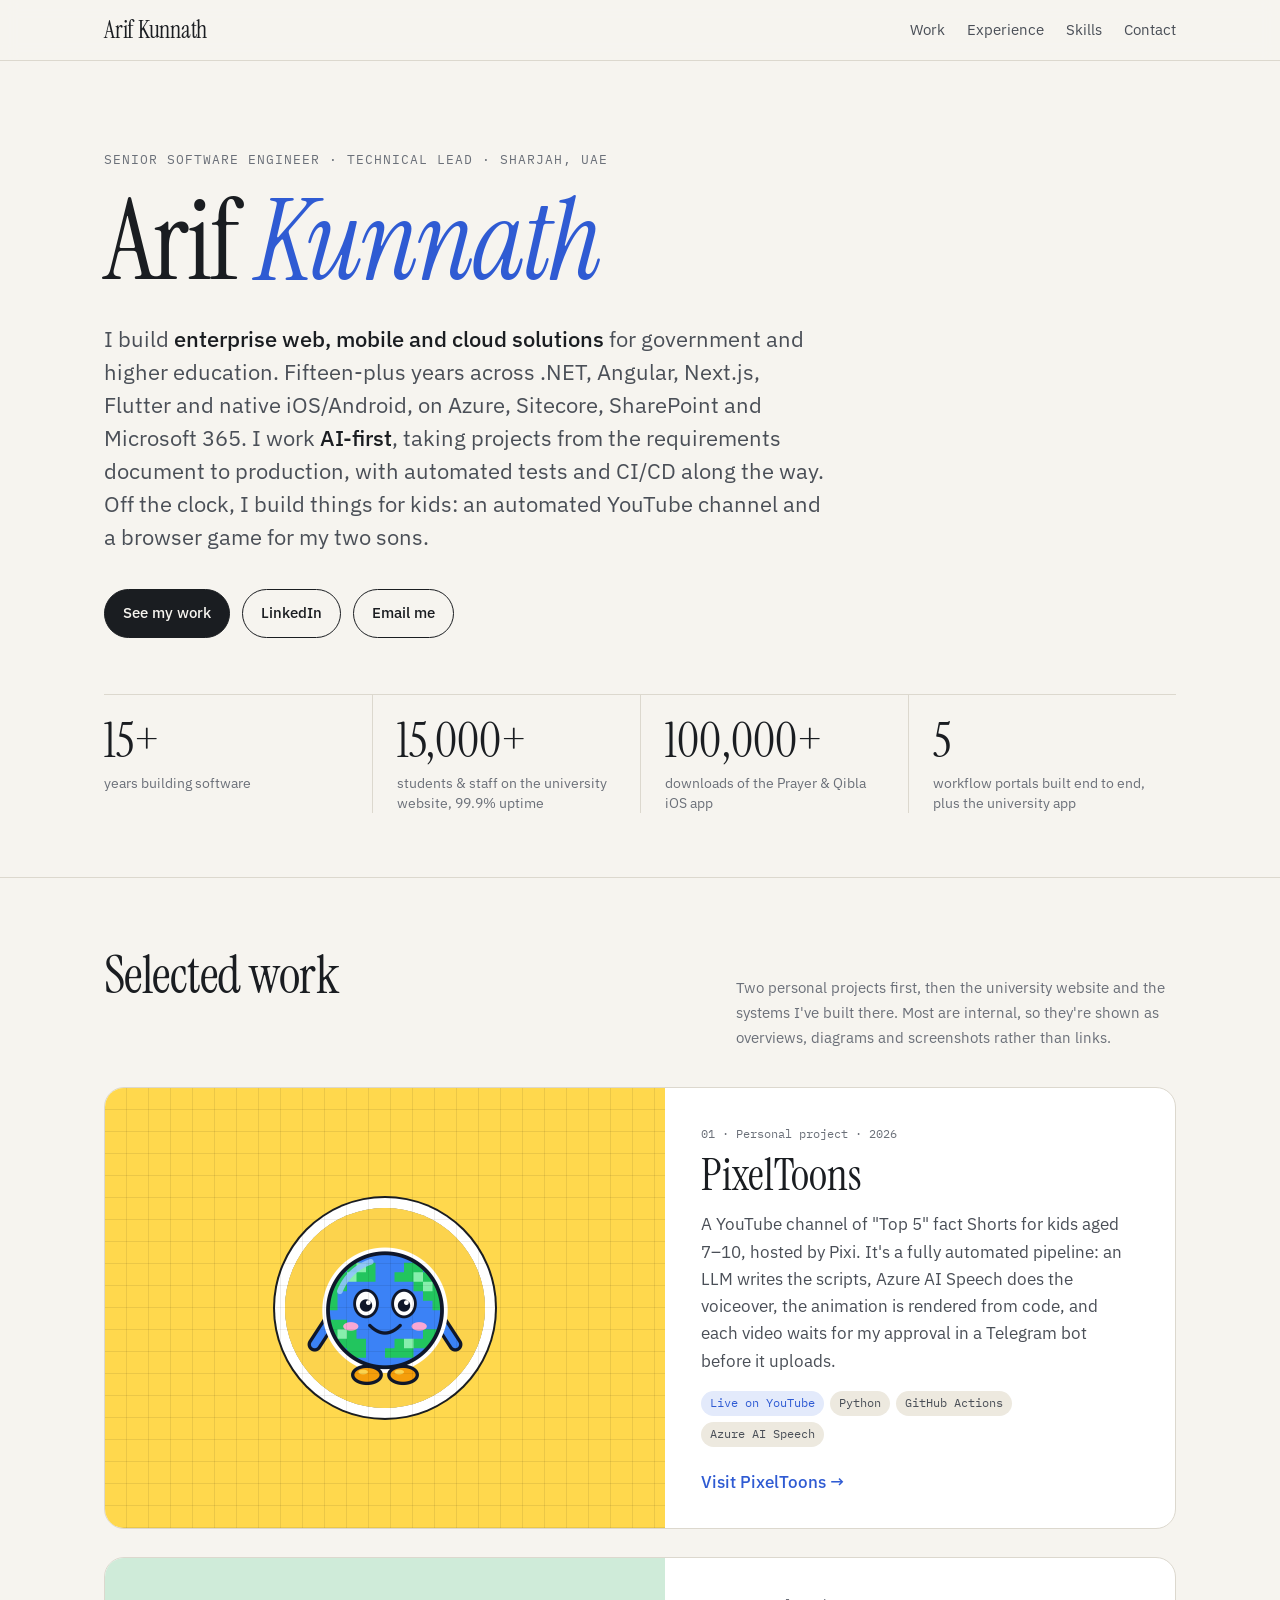
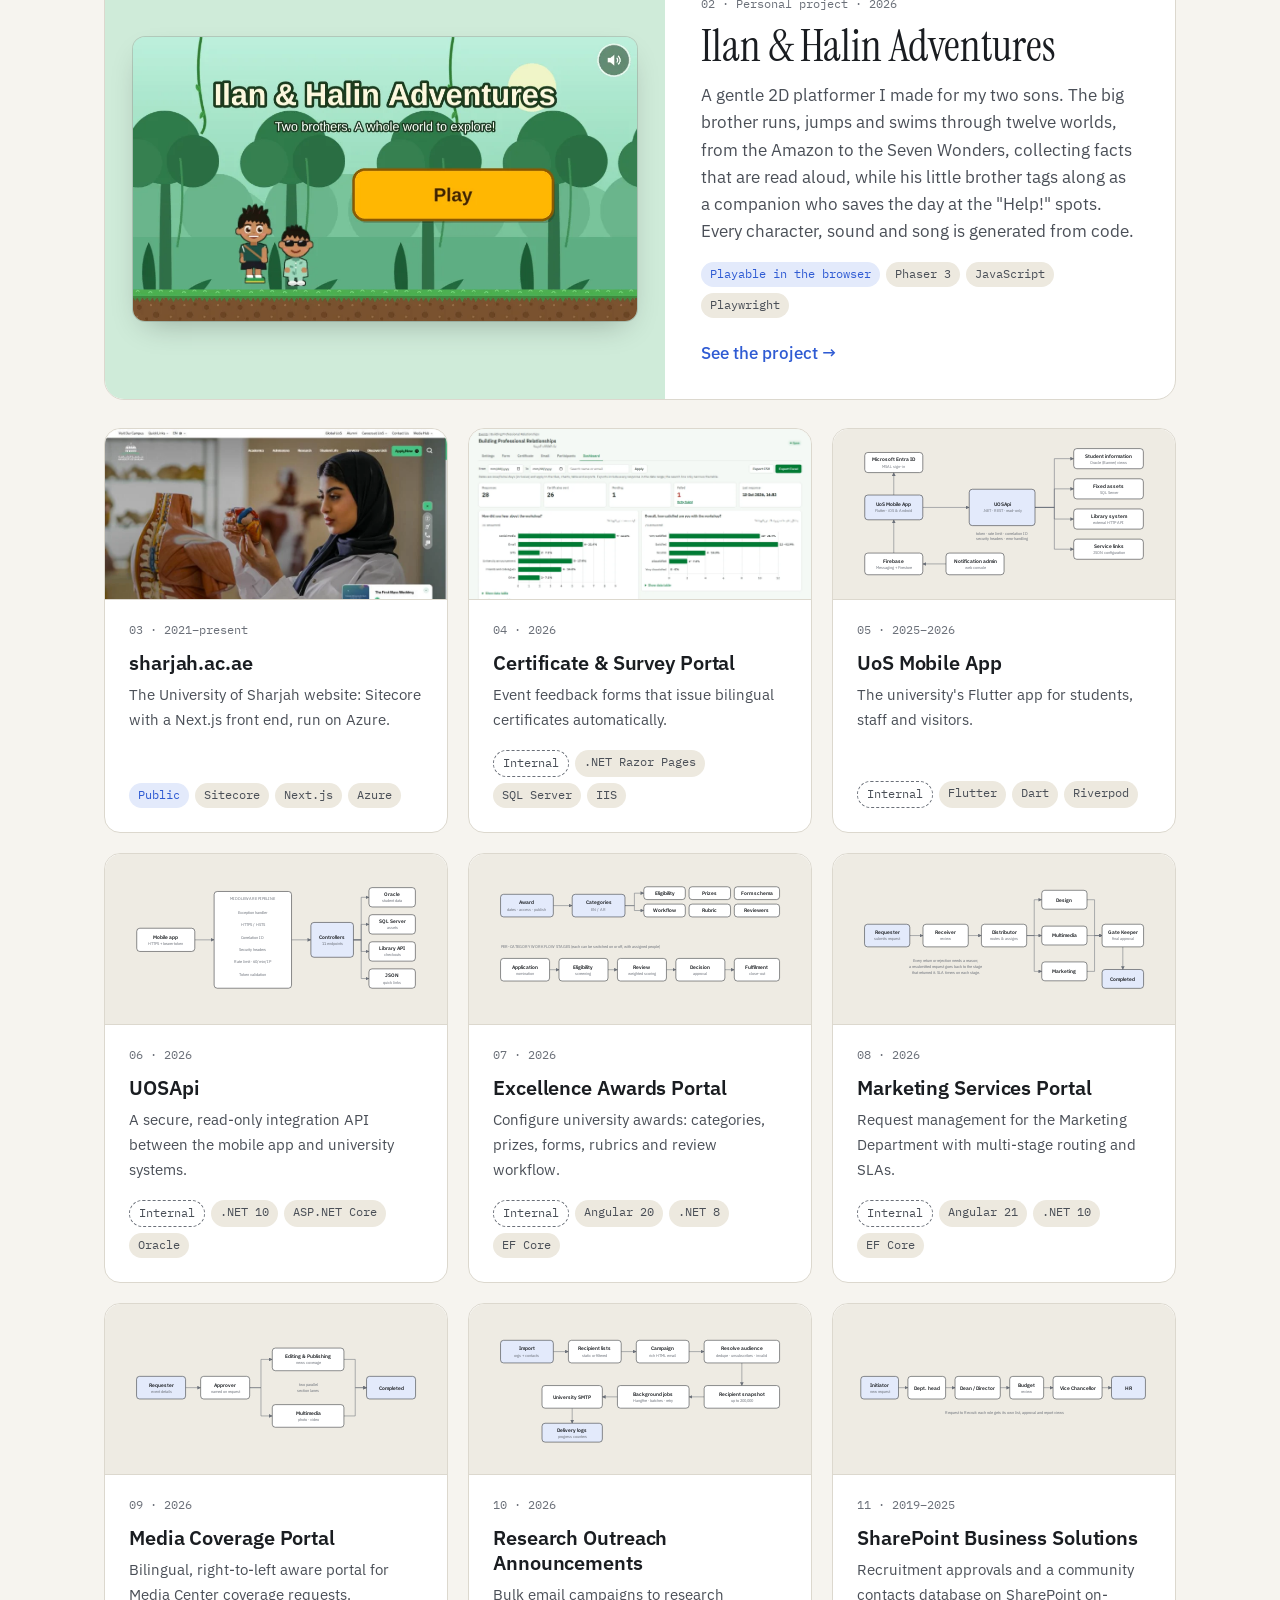
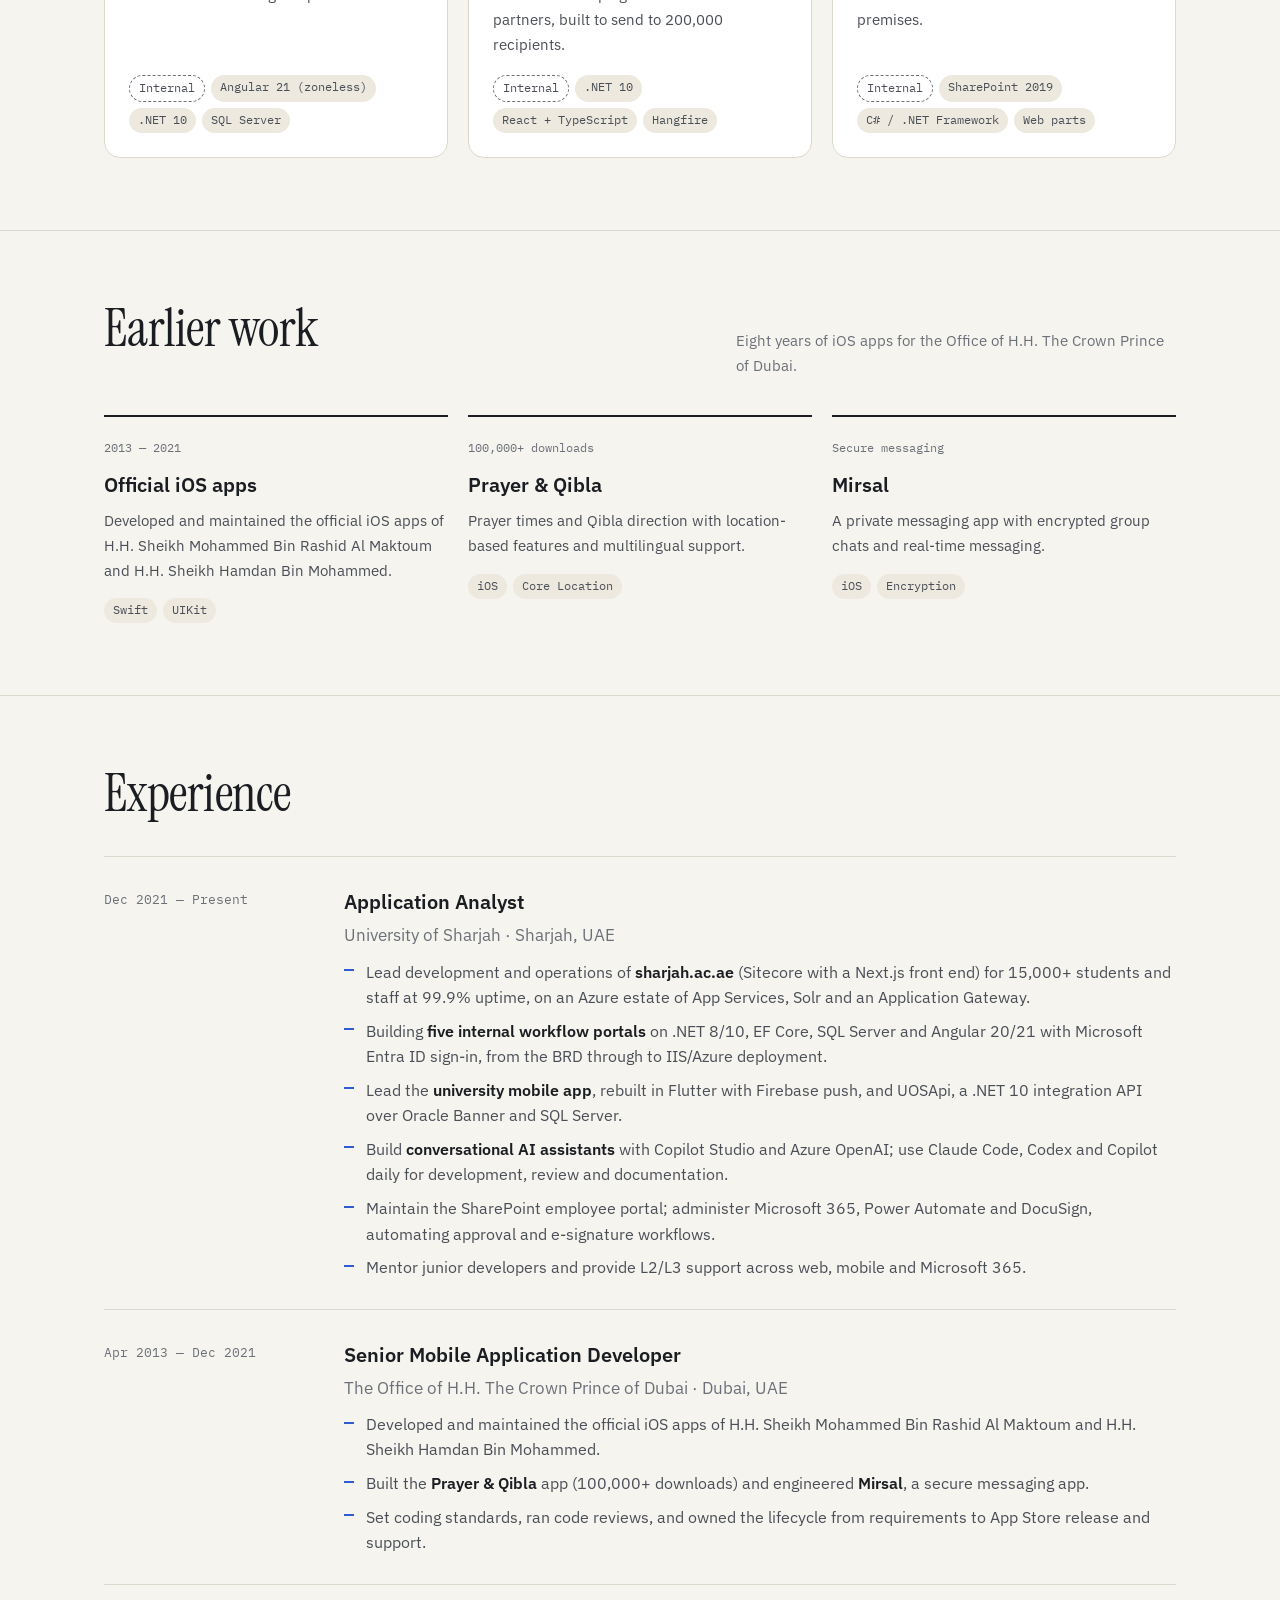
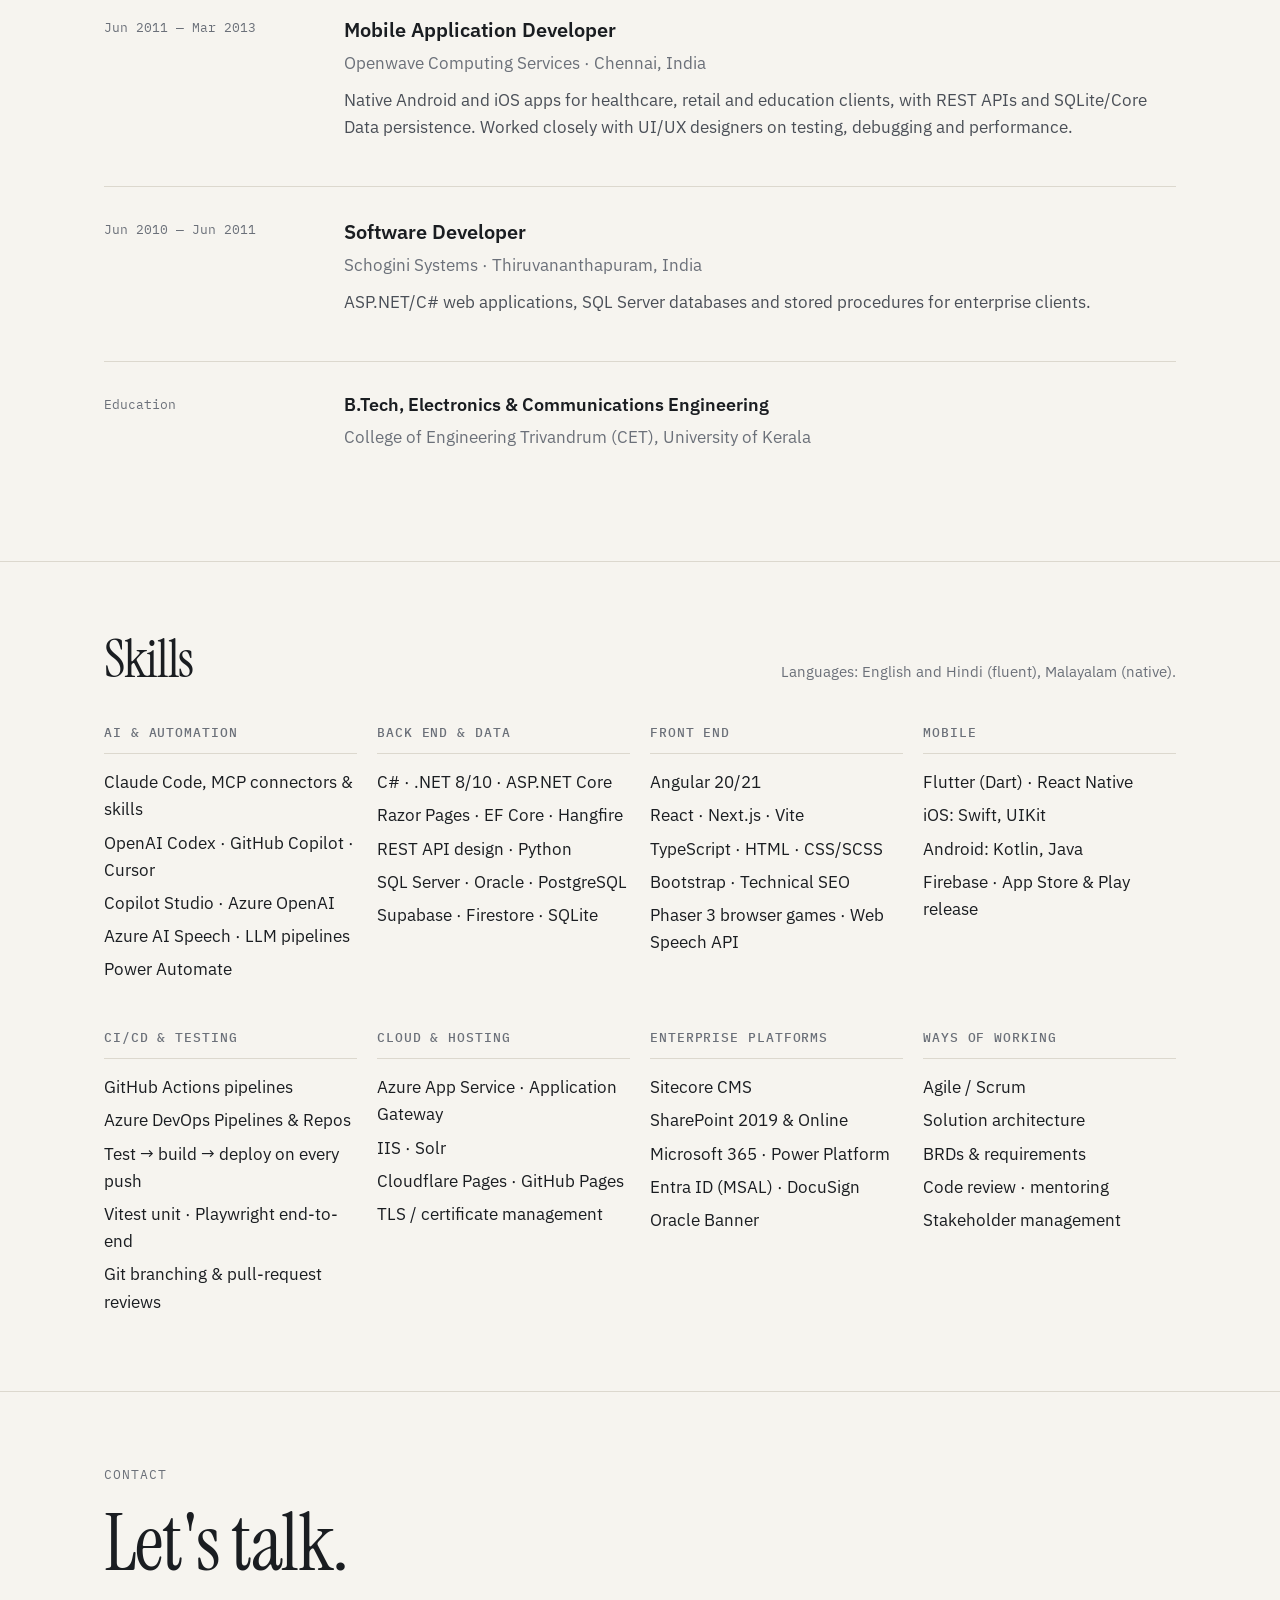
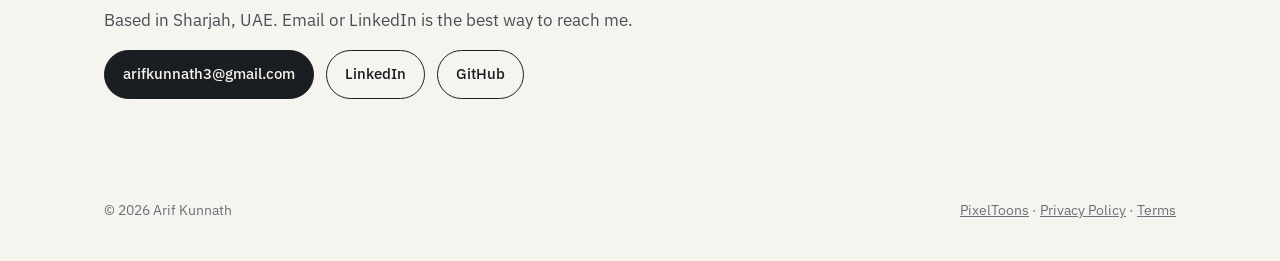
<file: index.html>
<!doctype html>
<html lang="en">
<head>
<meta charset="utf-8">
<meta name="viewport" content="width=device-width, initial-scale=1">
<title>Arif Kunnath · Senior Software Engineer</title>
<meta name="description" content="Arif Kunnath, senior software engineer and technical lead in Sharjah, UAE: AI-assisted full-stack and mobile development with .NET, Angular, Next.js, Flutter, Sitecore and Microsoft 365.">
<meta property="og:type" content="website">
<meta property="og:title" content="Arif Kunnath · Senior Software Engineer">
<meta property="og:description" content="Arif Kunnath, senior software engineer and technical lead in Sharjah, UAE: AI-assisted full-stack and mobile development with .NET, Angular, Next.js, Flutter, Sitecore and Microsoft 365.">
<meta property="og:image" content="https://arifkunnath.github.io/assets/img/og.png">
<meta name="twitter:card" content="summary_large_image">
<link rel="canonical" href="https://arifkunnath.github.io/">
<meta name="theme-color" content="#F6F4EF">
<link rel="icon" href="data:image/svg+xml,%3Csvg xmlns='http://www.w3.org/2000/svg' viewBox='0 0 64 64'%3E%3Crect width='64' height='64' rx='14' fill='%231A1D21'/%3E%3Ctext x='32' y='44' font-family='Georgia' font-size='34' fill='%23F6F4EF' text-anchor='middle'%3EAK%3C/text%3E%3C/svg%3E">
<link rel="preconnect" href="https://fonts.googleapis.com"><link rel="preconnect" href="https://fonts.gstatic.com" crossorigin><link href="https://fonts.googleapis.com/css2?family=IBM+Plex+Mono:wght@400;500&family=IBM+Plex+Sans:wght@400;500;600&family=Instrument+Serif:ital@0;1&display=swap" rel="stylesheet">
<link rel="stylesheet" href="assets/site.css">
<script type="application/ld+json">{"@context":"https://schema.org","@type":"Person","name":"Arif Kunnath","jobTitle":"Senior Software Engineer","knowsAbout":[".NET","Angular","Next.js","Flutter","Azure","Sitecore","SharePoint","CI/CD","GitHub Actions","Playwright","Phaser"],"worksFor":{"@type":"CollegeOrUniversity","name":"University of Sharjah"},"address":{"@type":"PostalAddress","addressLocality":"Sharjah","addressCountry":"AE"},"alumniOf":"College of Engineering Trivandrum","url":"https://arifkunnath.github.io/","sameAs":["https://www.linkedin.com/in/arif-kunnath/","https://github.com/arifkunnath"]}</script>
</head>
<body>
<a class="skip" href="#main">Skip to content</a><header class="top"><div class="wrap">
<a class="brand" href="index.html">Arif Kunnath</a>
<nav class="nav" aria-label="Main"><a href="index.html#work">Work</a><a class="hide-sm" href="index.html#experience">Experience</a><a class="hide-sm" href="index.html#skills">Skills</a><a href="index.html#contact">Contact</a></nav>
</div></header>
<main id="main">
<div class="hero"><div class="wrap">
<p class="eyebrow">Senior Software Engineer · Technical Lead · Sharjah, UAE</p>
<h1>Arif <em>Kunnath</em></h1>
<p class="lede">I build <strong>enterprise web, mobile and cloud solutions</strong> for government and higher education. Fifteen-plus years across .NET, Angular, Next.js, Flutter and native iOS/Android, on Azure, Sitecore, SharePoint and Microsoft 365. I work <strong>AI-first</strong>, taking projects from the requirements document to production, with automated tests and CI/CD along the way. Off the clock, I build things for kids: an automated YouTube channel and a browser game for my two sons.</p>
<div class="btns"><a class="btn primary" href="#work">See my work</a><a class="btn" href="https://www.linkedin.com/in/arif-kunnath/">LinkedIn</a><a class="btn" href="mailto:arifkunnath3@gmail.com">Email me</a></div>
<dl class="stats">
<div><dt>15+</dt><dd>years building software</dd></div>
<div><dt>15,000+</dt><dd>students &amp; staff on the university website, 99.9% uptime</dd></div>
<div><dt>100,000+</dt><dd>downloads of the Prayer &amp; Qibla iOS app</dd></div>
<div><dt>5</dt><dd>workflow portals built end to end, plus the university app</dd></div>
</dl>
</div></div>

<section id="work"><div class="wrap">
<div class="sec-head"><h2>Selected work</h2><p>Two personal projects first, then the university website and the systems I've built there. Most are internal, so they're shown as overviews, diagrams and screenshots rather than links.</p></div>
<a class="feature" href="pixeltoons/">
<div class="art"><div class="pix"></div><img src="pixi.png" alt="" width="200" height="200"></div>
<div class="body">
<span class="num" style="font-family:var(--mono);font-size:12px;color:var(--muted)">01 · Personal project · 2026</span>
<h3>PixelToons</h3>
<p>A YouTube channel of "Top 5" fact Shorts for kids aged 7–10, hosted by Pixi. It's a fully automated pipeline: an LLM writes the scripts, Azure AI Speech does the voiceover, the animation is rendered from code, and each video waits for my approval in a Telegram bot before it uploads.</p>
<div class="foot" style="display:flex;flex-wrap:wrap;gap:6px;margin-bottom:22px"><span class="tag live">Live on YouTube</span><span class="tag">Python</span><span class="tag">GitHub Actions</span><span class="tag">Azure AI Speech</span></div>
<span class="more">Visit PixelToons →</span>
</div></a>
<a class="feature game" href="projects/ilan-halin-adventures.html">
<div class="art"><img src="assets/img/ih-title.webp" alt="Ilan &amp; Halin Adventures title screen" width="960" height="540"></div>
<div class="body">
<span class="num" style="font-family:var(--mono);font-size:12px;color:var(--muted)">02 · Personal project · 2026</span>
<h3>Ilan &amp; Halin Adventures</h3>
<p>A gentle 2D platformer I made for my two sons. The big brother runs, jumps and swims through twelve worlds, from the Amazon to the Seven Wonders, collecting facts that are read aloud, while his little brother tags along as a companion who saves the day at the "Help!" spots. Every character, sound and song is generated from code.</p>
<div class="foot" style="display:flex;flex-wrap:wrap;gap:6px;margin-bottom:22px"><span class="tag live">Playable in the browser</span><span class="tag">Phaser 3</span><span class="tag">JavaScript</span><span class="tag">Playwright</span></div>
<span class="more">See the project →</span>
</div></a>
<div class="grid">
<a class="card" href="projects/university-website.html">
<div class="thumb"><img src="assets/img/uos-home.webp" alt=""></div>
<span class="num">03 · 2021–present</span>
<h3>sharjah.ac.ae</h3>
<p>The University of Sharjah website: Sitecore with a Next.js front end, run on Azure.</p>
<div class="foot"><span class="tag live">Public</span><span class="tag">Sitecore</span><span class="tag">Next.js</span><span class="tag">Azure</span></div>
</a><a class="card" href="projects/certificate-portal.html">
<div class="thumb"><img src="assets/img/cert-dashboard.webp" alt=""></div>
<span class="num">04 · 2026</span>
<h3>Certificate &amp; Survey Portal</h3>
<p>Event feedback forms that issue bilingual certificates automatically.</p>
<div class="foot"><span class="tag internal">Internal</span><span class="tag">.NET Razor Pages</span><span class="tag">SQL Server</span><span class="tag">IIS</span></div>
</a><a class="card" href="projects/uos-mobile-app.html">
<div class="thumb"><svg class="dg" viewBox="0 0 760 400" role="img" xmlns="http://www.w3.org/2000/svg"><defs><marker id="ah1" viewBox="0 0 10 10" refX="9" refY="5" markerWidth="7" markerHeight="7" orient="auto-start-reverse"><path class="ah" d="M0,0 L10,5 L0,10 z"/></marker></defs><path class="e" d="M95.0,150 V92" marker-end="url(#ah1)"/><path class="e" d="M170,182.0 H290" marker-end="url(#ah1)"/><path class="e" d="M460,182.0 H510.0 V56.0 H560" marker-end="url(#ah1)"/><path class="e" d="M460,182.0 H510.0 V134.0 H560" marker-end="url(#ah1)"/><path class="e" d="M460,182.0 H510.0 V212.0 H560" marker-end="url(#ah1)"/><path class="e" d="M460,182.0 H510.0 V290.0 H560" marker-end="url(#ah1)"/><path class="e" d="M230,328.0 H170" marker-end="url(#ah1)"/><path class="e" d="M95.0,300 V214" marker-end="url(#ah1)"/><rect class="n alt" x="20" y="150" width="150" height="64" rx="8"/><text class="t" x="95.0" y="179.0" text-anchor="middle">UoS Mobile App</text><text class="s" x="95.0" y="195.0" text-anchor="middle">Flutter · iOS &amp; Android</text><rect class="n " x="20" y="40" width="150" height="52" rx="8"/><text class="t" x="95.0" y="63.0" text-anchor="middle">Microsoft Entra ID</text><text class="s" x="95.0" y="79.0" text-anchor="middle">MSAL sign-in</text><rect class="n " x="20" y="300" width="150" height="56" rx="8"/><text class="t" x="95.0" y="325.0" text-anchor="middle">Firebase</text><text class="s" x="95.0" y="341.0" text-anchor="middle">Messaging + Firestore</text><rect class="n " x="230" y="300" width="150" height="56" rx="8"/><text class="t" x="305.0" y="325.0" text-anchor="middle">Notification admin</text><text class="s" x="305.0" y="341.0" text-anchor="middle">web console</text><rect class="n alt" x="290" y="135" width="170" height="94" rx="8"/><text class="t" x="375.0" y="179.0" text-anchor="middle">UOSApi</text><text class="s" x="375.0" y="195.0" text-anchor="middle">.NET · REST · read-only</text><rect class="n " x="560" y="30" width="180" height="52" rx="8"/><text class="t" x="650.0" y="53.0" text-anchor="middle">Student information</text><text class="s" x="650.0" y="69.0" text-anchor="middle">Oracle (Banner) views</text><rect class="n " x="560" y="108" width="180" height="52" rx="8"/><text class="t" x="650.0" y="131.0" text-anchor="middle">Fixed assets</text><text class="s" x="650.0" y="147.0" text-anchor="middle">SQL Server</text><rect class="n " x="560" y="186" width="180" height="52" rx="8"/><text class="t" x="650.0" y="209.0" text-anchor="middle">Library system</text><text class="s" x="650.0" y="225.0" text-anchor="middle">external HTTP API</text><rect class="n " x="560" y="264" width="180" height="52" rx="8"/><text class="t" x="650.0" y="287.0" text-anchor="middle">Service links</text><text class="s" x="650.0" y="303.0" text-anchor="middle">JSON configuration</text><text class="s" x="375" y="252" text-anchor="middle">token · rate limit · correlation ID</text><text class="s" x="375" y="266" text-anchor="middle">security headers · error handling</text></svg></div>
<span class="num">05 · 2025–2026</span>
<h3>UoS Mobile App</h3>
<p>The university&#x27;s Flutter app for students, staff and visitors.</p>
<div class="foot"><span class="tag internal">Internal</span><span class="tag">Flutter</span><span class="tag">Dart</span><span class="tag">Riverpod</span></div>
</a><a class="card" href="projects/uos-api.html">
<div class="thumb"><svg class="dg" viewBox="0 0 760 330" role="img" xmlns="http://www.w3.org/2000/svg"><defs><marker id="ah2" viewBox="0 0 10 10" refX="9" refY="5" markerWidth="7" markerHeight="7" orient="auto-start-reverse"><path class="ah" d="M0,0 L10,5 L0,10 z"/></marker></defs><path class="e" d="M170,165.0 H220" marker-end="url(#ah2)"/><path class="e" d="M420,165.0 H470" marker-end="url(#ah2)"/><path class="e" d="M580,165.0 H600.0 V55.0 H620" marker-end="url(#ah2)"/><path class="e" d="M580,165.0 H600.0 V125.0 H620" marker-end="url(#ah2)"/><path class="e" d="M580,165.0 H600.0 V195.0 H620" marker-end="url(#ah2)"/><path class="e" d="M580,165.0 H600.0 V265.0 H620" marker-end="url(#ah2)"/><rect class="n " x="20" y="135" width="150" height="60" rx="8"/><text class="t" x="95.0" y="162.0" text-anchor="middle">Mobile app</text><text class="s" x="95.0" y="178.0" text-anchor="middle">HTTPS + bearer token</text><rect class="n " x="220" y="40" width="200" height="250" rx="8"/><text class="t" x="320.0" y="170.0" text-anchor="middle"></text><rect class="n alt" x="470" y="120" width="110" height="90" rx="8"/><text class="t" x="525.0" y="162.0" text-anchor="middle">Controllers</text><text class="s" x="525.0" y="178.0" text-anchor="middle">11 endpoints</text><rect class="n " x="620" y="30" width="120" height="50" rx="8"/><text class="t" x="680.0" y="52.0" text-anchor="middle">Oracle</text><text class="s" x="680.0" y="68.0" text-anchor="middle">student data</text><rect class="n " x="620" y="100" width="120" height="50" rx="8"/><text class="t" x="680.0" y="122.0" text-anchor="middle">SQL Server</text><text class="s" x="680.0" y="138.0" text-anchor="middle">assets</text><rect class="n " x="620" y="170" width="120" height="50" rx="8"/><text class="t" x="680.0" y="192.0" text-anchor="middle">Library API</text><text class="s" x="680.0" y="208.0" text-anchor="middle">checkouts</text><rect class="n " x="620" y="240" width="120" height="50" rx="8"/><text class="t" x="680.0" y="262.0" text-anchor="middle">JSON</text><text class="s" x="680.0" y="278.0" text-anchor="middle">quick links</text><text class="s" x="320" y="62" text-anchor="middle">MIDDLEWARE PIPELINE</text><text class="s" x="320" y="98" text-anchor="middle">Exception handler</text><text class="s" x="320" y="130" text-anchor="middle">HTTPS / HSTS</text><text class="s" x="320" y="162" text-anchor="middle">Correlation ID</text><text class="s" x="320" y="194" text-anchor="middle">Security headers</text><text class="s" x="320" y="226" text-anchor="middle">Rate limit · 60/min/IP</text><text class="s" x="320" y="258" text-anchor="middle">Token validation</text></svg></div>
<span class="num">06 · 2026</span>
<h3>UOSApi</h3>
<p>A secure, read-only integration API between the mobile app and university systems.</p>
<div class="foot"><span class="tag internal">Internal</span><span class="tag">.NET 10</span><span class="tag">ASP.NET Core</span><span class="tag">Oracle</span></div>
</a><a class="card" href="projects/awards-portal.html">
<div class="thumb"><svg class="dg" viewBox="0 0 780 300" role="img" xmlns="http://www.w3.org/2000/svg"><defs><marker id="ah4" viewBox="0 0 10 10" refX="9" refY="5" markerWidth="7" markerHeight="7" orient="auto-start-reverse"><path class="ah" d="M0,0 L10,5 L0,10 z"/></marker></defs><path class="e" d="M160,60.0 H210" marker-end="url(#ah4)"/><path class="e" d="M350,60.0 H375.0 V27.0 H400" marker-end="url(#ah4)"/><path class="e" d="M350,60.0 H375.0 V73.0 H400" marker-end="url(#ah4)"/><path class="e" d="M150,230.0 H175" marker-end="url(#ah4)"/><path class="e" d="M305,230.0 H330" marker-end="url(#ah4)"/><path class="e" d="M460,230.0 H485" marker-end="url(#ah4)"/><path class="e" d="M615,230.0 H640" marker-end="url(#ah4)"/><rect class="n alt" x="20" y="30" width="140" height="60" rx="8"/><text class="t" x="90.0" y="57.0" text-anchor="middle">Award</text><text class="s" x="90.0" y="73.0" text-anchor="middle">dates · access · publish</text><rect class="n alt" x="210" y="30" width="140" height="60" rx="8"/><text class="t" x="280.0" y="57.0" text-anchor="middle">Categories</text><text class="s" x="280.0" y="73.0" text-anchor="middle">EN / AR</text><rect class="n " x="400" y="10" width="110" height="34" rx="8"/><text class="t" x="455.0" y="32.0" text-anchor="middle">Eligibility</text><rect class="n " x="520" y="10" width="110" height="34" rx="8"/><text class="t" x="575.0" y="32.0" text-anchor="middle">Prizes</text><rect class="n " x="640" y="10" width="120" height="34" rx="8"/><text class="t" x="700.0" y="32.0" text-anchor="middle">Form schema</text><rect class="n " x="400" y="56" width="110" height="34" rx="8"/><text class="t" x="455.0" y="78.0" text-anchor="middle">Workflow</text><rect class="n " x="520" y="56" width="110" height="34" rx="8"/><text class="t" x="575.0" y="78.0" text-anchor="middle">Rubric</text><rect class="n " x="640" y="56" width="120" height="34" rx="8"/><text class="t" x="700.0" y="78.0" text-anchor="middle">Reviewers</text><rect class="n " x="20" y="200" width="130" height="60" rx="8"/><text class="t" x="85.0" y="227.0" text-anchor="middle">Application</text><text class="s" x="85.0" y="243.0" text-anchor="middle">nomination</text><rect class="n " x="175" y="200" width="130" height="60" rx="8"/><text class="t" x="240.0" y="227.0" text-anchor="middle">Eligibility</text><text class="s" x="240.0" y="243.0" text-anchor="middle">screening</text><rect class="n " x="330" y="200" width="130" height="60" rx="8"/><text class="t" x="395.0" y="227.0" text-anchor="middle">Review</text><text class="s" x="395.0" y="243.0" text-anchor="middle">weighted scoring</text><rect class="n " x="485" y="200" width="130" height="60" rx="8"/><text class="t" x="550.0" y="227.0" text-anchor="middle">Decision</text><text class="s" x="550.0" y="243.0" text-anchor="middle">approval</text><rect class="n " x="640" y="200" width="120" height="60" rx="8"/><text class="t" x="700.0" y="227.0" text-anchor="middle">Fulfilment</text><text class="s" x="700.0" y="243.0" text-anchor="middle">close-out</text><text class="s" x="20" y="172" text-anchor="start">PER-CATEGORY WORKFLOW STAGES (each can be switched on or off, with assigned people)</text></svg></div>
<span class="num">07 · 2026</span>
<h3>Excellence Awards Portal</h3>
<p>Configure university awards: categories, prizes, forms, rubrics and review workflow.</p>
<div class="foot"><span class="tag internal">Internal</span><span class="tag">Angular 20</span><span class="tag">.NET 8</span><span class="tag">EF Core</span></div>
</a><a class="card" href="projects/marketing-services.html">
<div class="thumb"><svg class="dg" viewBox="0 0 780 320" role="img" xmlns="http://www.w3.org/2000/svg"><defs><marker id="ah5" viewBox="0 0 10 10" refX="9" refY="5" markerWidth="7" markerHeight="7" orient="auto-start-reverse"><path class="ah" d="M0,0 L10,5 L0,10 z"/></marker></defs><path class="e" d="M140,150.0 H175" marker-end="url(#ah5)"/><path class="e" d="M295,150.0 H330" marker-end="url(#ah5)"/><path class="e" d="M450,150.0 H470.0 V55.0 H490" marker-end="url(#ah5)"/><path class="e" d="M450,150.0 H490" marker-end="url(#ah5)"/><path class="e" d="M450,150.0 H470.0 V245.0 H490" marker-end="url(#ah5)"/><path class="e" d="M610,55.0 H630.0 V150.0 H650" marker-end="url(#ah5)"/><path class="e" d="M610,150.0 H650" marker-end="url(#ah5)"/><path class="e" d="M610,245.0 H630.0 V150.0 H650" marker-end="url(#ah5)"/><path class="e" d="M705.0,180 V240" marker-end="url(#ah5)"/><rect class="n alt" x="20" y="120" width="120" height="60" rx="8"/><text class="t" x="80.0" y="147.0" text-anchor="middle">Requester</text><text class="s" x="80.0" y="163.0" text-anchor="middle">submits request</text><rect class="n " x="175" y="120" width="120" height="60" rx="8"/><text class="t" x="235.0" y="147.0" text-anchor="middle">Receiver</text><text class="s" x="235.0" y="163.0" text-anchor="middle">review</text><rect class="n " x="330" y="120" width="120" height="60" rx="8"/><text class="t" x="390.0" y="147.0" text-anchor="middle">Distributor</text><text class="s" x="390.0" y="163.0" text-anchor="middle">routes &amp; assigns</text><rect class="n " x="490" y="30" width="120" height="50" rx="8"/><text class="t" x="550.0" y="60.0" text-anchor="middle">Design</text><rect class="n " x="490" y="125" width="120" height="50" rx="8"/><text class="t" x="550.0" y="155.0" text-anchor="middle">Multimedia</text><rect class="n " x="490" y="220" width="120" height="50" rx="8"/><text class="t" x="550.0" y="250.0" text-anchor="middle">Marketing</text><rect class="n " x="650" y="120" width="110" height="60" rx="8"/><text class="t" x="705.0" y="147.0" text-anchor="middle">Gate Keeper</text><text class="s" x="705.0" y="163.0" text-anchor="middle">final approval</text><rect class="n alt" x="650" y="240" width="110" height="50" rx="8"/><text class="t" x="705.0" y="270.0" text-anchor="middle">Completed</text><text class="s" x="235" y="220" text-anchor="middle">Every return or rejection needs a reason;</text><text class="s" x="235" y="236" text-anchor="middle">a resubmitted request goes back to the stage</text><text class="s" x="235" y="252" text-anchor="middle">that returned it. SLA timers on each stage.</text></svg></div>
<span class="num">08 · 2026</span>
<h3>Marketing Services Portal</h3>
<p>Request management for the Marketing Department with multi-stage routing and SLAs.</p>
<div class="foot"><span class="tag internal">Internal</span><span class="tag">Angular 21</span><span class="tag">.NET 10</span><span class="tag">EF Core</span></div>
</a><a class="card" href="projects/media-coverage.html">
<div class="thumb"><svg class="dg" viewBox="0 0 780 300" role="img" xmlns="http://www.w3.org/2000/svg"><defs><marker id="ah6" viewBox="0 0 10 10" refX="9" refY="5" markerWidth="7" markerHeight="7" orient="auto-start-reverse"><path class="ah" d="M0,0 L10,5 L0,10 z"/></marker></defs><path class="e" d="M150,145.0 H190" marker-end="url(#ah6)"/><path class="e" d="M320,145.0 H350.0 V70.0 H380" marker-end="url(#ah6)"/><path class="e" d="M320,145.0 H350.0 V220.0 H380" marker-end="url(#ah6)"/><path class="e" d="M570,70.0 H600.0 V145.0 H630" marker-end="url(#ah6)"/><path class="e" d="M570,220.0 H600.0 V145.0 H630" marker-end="url(#ah6)"/><rect class="n alt" x="20" y="115" width="130" height="60" rx="8"/><text class="t" x="85.0" y="142.0" text-anchor="middle">Requester</text><text class="s" x="85.0" y="158.0" text-anchor="middle">event details</text><rect class="n " x="190" y="115" width="130" height="60" rx="8"/><text class="t" x="255.0" y="142.0" text-anchor="middle">Approver</text><text class="s" x="255.0" y="158.0" text-anchor="middle">named on request</text><rect class="n " x="380" y="40" width="190" height="60" rx="8"/><text class="t" x="475.0" y="67.0" text-anchor="middle">Editing &amp; Publishing</text><text class="s" x="475.0" y="83.0" text-anchor="middle">news coverage</text><rect class="n " x="380" y="190" width="190" height="60" rx="8"/><text class="t" x="475.0" y="217.0" text-anchor="middle">Multimedia</text><text class="s" x="475.0" y="233.0" text-anchor="middle">photo · video</text><rect class="n alt" x="630" y="115" width="130" height="60" rx="8"/><text class="t" x="695.0" y="150.0" text-anchor="middle">Completed</text><text class="s" x="475" y="140" text-anchor="middle">two parallel</text><text class="s" x="475" y="156" text-anchor="middle">section lanes</text></svg></div>
<span class="num">09 · 2026</span>
<h3>Media Coverage Portal</h3>
<p>Bilingual, right-to-left aware portal for Media Center coverage requests.</p>
<div class="foot"><span class="tag internal">Internal</span><span class="tag">Angular 21 (zoneless)</span><span class="tag">.NET 10</span><span class="tag">SQL Server</span></div>
</a><a class="card" href="projects/research-outreach.html">
<div class="thumb"><svg class="dg" viewBox="0 0 780 320" role="img" xmlns="http://www.w3.org/2000/svg"><defs><marker id="ah7" viewBox="0 0 10 10" refX="9" refY="5" markerWidth="7" markerHeight="7" orient="auto-start-reverse"><path class="ah" d="M0,0 L10,5 L0,10 z"/></marker></defs><path class="e" d="M160,60.0 H200" marker-end="url(#ah7)"/><path class="e" d="M340,60.0 H380" marker-end="url(#ah7)"/><path class="e" d="M520,60.0 H560" marker-end="url(#ah7)"/><path class="e" d="M660.0,90 V150" marker-end="url(#ah7)"/><path class="e" d="M560,180.0 H520" marker-end="url(#ah7)"/><path class="e" d="M330,180.0 H290" marker-end="url(#ah7)"/><path class="e" d="M210.0,210 V250" marker-end="url(#ah7)"/><rect class="n alt" x="20" y="30" width="140" height="60" rx="8"/><text class="t" x="90.0" y="57.0" text-anchor="middle">Import</text><text class="s" x="90.0" y="73.0" text-anchor="middle">orgs + contacts</text><rect class="n " x="200" y="30" width="140" height="60" rx="8"/><text class="t" x="270.0" y="57.0" text-anchor="middle">Recipient lists</text><text class="s" x="270.0" y="73.0" text-anchor="middle">static or filtered</text><rect class="n " x="380" y="30" width="140" height="60" rx="8"/><text class="t" x="450.0" y="57.0" text-anchor="middle">Campaign</text><text class="s" x="450.0" y="73.0" text-anchor="middle">rich HTML email</text><rect class="n " x="560" y="30" width="200" height="60" rx="8"/><text class="t" x="660.0" y="57.0" text-anchor="middle">Resolve audience</text><text class="s" x="660.0" y="73.0" text-anchor="middle">dedupe · unsubscribes · invalid</text><rect class="n " x="560" y="150" width="200" height="60" rx="8"/><text class="t" x="660.0" y="177.0" text-anchor="middle">Recipient snapshot</text><text class="s" x="660.0" y="193.0" text-anchor="middle">up to 200,000</text><rect class="n " x="330" y="150" width="190" height="60" rx="8"/><text class="t" x="425.0" y="177.0" text-anchor="middle">Background jobs</text><text class="s" x="425.0" y="193.0" text-anchor="middle">Hangfire · batches · retry</text><rect class="n " x="130" y="150" width="160" height="60" rx="8"/><text class="t" x="210.0" y="185.0" text-anchor="middle">University SMTP</text><rect class="n alt" x="130" y="250" width="160" height="50" rx="8"/><text class="t" x="210.0" y="272.0" text-anchor="middle">Delivery logs</text><text class="s" x="210.0" y="288.0" text-anchor="middle">progress counters</text></svg></div>
<span class="num">10 · 2026</span>
<h3>Research Outreach Announcements</h3>
<p>Bulk email campaigns to research partners, built to send to 200,000 recipients.</p>
<div class="foot"><span class="tag internal">Internal</span><span class="tag">.NET 10</span><span class="tag">React + TypeScript</span><span class="tag">Hangfire</span></div>
</a><a class="card" href="projects/sharepoint-solutions.html">
<div class="thumb"><svg class="dg" viewBox="0 0 780 210" role="img" xmlns="http://www.w3.org/2000/svg"><defs><marker id="ah8" viewBox="0 0 10 10" refX="9" refY="5" markerWidth="7" markerHeight="7" orient="auto-start-reverse"><path class="ah" d="M0,0 L10,5 L0,10 z"/></marker></defs><path class="e" d="M110,100.0 H135" marker-end="url(#ah8)"/><path class="e" d="M235,100.0 H260" marker-end="url(#ah8)"/><path class="e" d="M380,100.0 H405" marker-end="url(#ah8)"/><path class="e" d="M495,100.0 H520" marker-end="url(#ah8)"/><path class="e" d="M650,100.0 H675" marker-end="url(#ah8)"/><rect class="n alt" x="10" y="70" width="100" height="60" rx="8"/><text class="t" x="60.0" y="97.0" text-anchor="middle">Initiator</text><text class="s" x="60.0" y="113.0" text-anchor="middle">new request</text><rect class="n " x="135" y="70" width="100" height="60" rx="8"/><text class="t" x="185.0" y="105.0" text-anchor="middle">Dept. head</text><rect class="n " x="260" y="70" width="120" height="60" rx="8"/><text class="t" x="320.0" y="105.0" text-anchor="middle">Dean / Director</text><rect class="n " x="405" y="70" width="90" height="60" rx="8"/><text class="t" x="450.0" y="97.0" text-anchor="middle">Budget</text><text class="s" x="450.0" y="113.0" text-anchor="middle">review</text><rect class="n " x="520" y="70" width="130" height="60" rx="8"/><text class="t" x="585.0" y="105.0" text-anchor="middle">Vice Chancellor</text><rect class="n alt" x="675" y="70" width="90" height="60" rx="8"/><text class="t" x="720.0" y="105.0" text-anchor="middle">HR</text><text class="s" x="390" y="170" text-anchor="middle">Request to Recruit: each role gets its own list, approval and report views</text></svg></div>
<span class="num">11 · 2019–2025</span>
<h3>SharePoint Business Solutions</h3>
<p>Recruitment approvals and a community contacts database on SharePoint on-premises.</p>
<div class="foot"><span class="tag internal">Internal</span><span class="tag">SharePoint 2019</span><span class="tag">C# / .NET Framework</span><span class="tag">Web parts</span></div>
</a>
</div>
</div></section>

<section id="earlier"><div class="wrap">
<div class="sec-head"><h2>Earlier work</h2><p>Eight years of iOS apps for the Office of H.H. The Crown Prince of Dubai.</p></div>
<div class="mini">
<div class="mcard"><span class="num">2013 — 2021</span><h3>Official iOS apps</h3><p>Developed and maintained the official iOS apps of H.H. Sheikh Mohammed Bin Rashid Al Maktoum and H.H. Sheikh Hamdan Bin Mohammed.</p><div class="foot"><span class="tag">Swift</span><span class="tag">UIKit</span></div></div>
<div class="mcard"><span class="num">100,000+ downloads</span><h3>Prayer &amp; Qibla</h3><p>Prayer times and Qibla direction with location-based features and multilingual support.</p><div class="foot"><span class="tag">iOS</span><span class="tag">Core Location</span></div></div>
<div class="mcard"><span class="num">Secure messaging</span><h3>Mirsal</h3><p>A private messaging app with encrypted group chats and real-time messaging.</p><div class="foot"><span class="tag">iOS</span><span class="tag">Encryption</span></div></div>
</div>
</div></section>

<section id="experience"><div class="wrap">
<div class="sec-head"><h2>Experience</h2></div>
<div class="xp"><div class="when">Dec 2021 — Present</div><div>
<h3>Application Analyst</h3><p class="org">University of Sharjah · Sharjah, UAE</p>
<ul class="hl">
<li>Lead development and operations of <b>sharjah.ac.ae</b> (Sitecore with a Next.js front end) for 15,000+ students and staff at 99.9% uptime, on an Azure estate of App Services, Solr and an Application Gateway.</li>
<li>Building <b>five internal workflow portals</b> on .NET 8/10, EF Core, SQL Server and Angular 20/21 with Microsoft Entra ID sign-in, from the BRD through to IIS/Azure deployment.</li>
<li>Lead the <b>university mobile app</b>, rebuilt in Flutter with Firebase push, and UOSApi, a .NET 10 integration API over Oracle Banner and SQL Server.</li>
<li>Build <b>conversational AI assistants</b> with Copilot Studio and Azure OpenAI; use Claude Code, Codex and Copilot daily for development, review and documentation.</li>
<li>Maintain the SharePoint employee portal; administer Microsoft 365, Power Automate and DocuSign, automating approval and e-signature workflows.</li>
<li>Mentor junior developers and provide L2/L3 support across web, mobile and Microsoft 365.</li>
</ul></div></div>
<div class="xp"><div class="when">Apr 2013 — Dec 2021</div><div>
<h3>Senior Mobile Application Developer</h3><p class="org">The Office of H.H. The Crown Prince of Dubai · Dubai, UAE</p>
<ul class="hl">
<li>Developed and maintained the official iOS apps of H.H. Sheikh Mohammed Bin Rashid Al Maktoum and H.H. Sheikh Hamdan Bin Mohammed.</li>
<li>Built the <b>Prayer &amp; Qibla</b> app (100,000+ downloads) and engineered <b>Mirsal</b>, a secure messaging app.</li>
<li>Set coding standards, ran code reviews, and owned the lifecycle from requirements to App Store release and support.</li>
</ul></div></div>
<div class="xp"><div class="when">Jun 2011 — Mar 2013</div><div>
<h3>Mobile Application Developer</h3><p class="org">Openwave Computing Services · Chennai, India</p>
<p>Native Android and iOS apps for healthcare, retail and education clients, with REST APIs and SQLite/Core Data persistence. Worked closely with UI/UX designers on testing, debugging and performance.</p>
</div></div>
<div class="xp"><div class="when">Jun 2010 — Jun 2011</div><div>
<h3>Software Developer</h3><p class="org">Schogini Systems · Thiruvananthapuram, India</p>
<p>ASP.NET/C# web applications, SQL Server databases and stored procedures for enterprise clients.</p>
</div></div>
<div class="xp edu"><div class="when">Education</div><div>
<h3>B.Tech, Electronics &amp; Communications Engineering</h3><p class="org">College of Engineering Trivandrum (CET), University of Kerala</p>
</div></div>
</div></section>

<section id="skills"><div class="wrap">
<div class="sec-head"><h2>Skills</h2><p>Languages: English and Hindi (fluent), Malayalam (native).</p></div>
<div class="skills">
<div class="skill"><h3>AI &amp; automation</h3><ul><li>Claude Code, MCP connectors &amp; skills</li><li>OpenAI Codex · GitHub Copilot · Cursor</li><li>Copilot Studio · Azure OpenAI</li><li>Azure AI Speech · LLM pipelines</li><li>Power Automate</li></ul></div>
<div class="skill"><h3>Back end &amp; data</h3><ul><li>C# · .NET 8/10 · ASP.NET Core</li><li>Razor Pages · EF Core · Hangfire</li><li>REST API design · Python</li><li>SQL Server · Oracle · PostgreSQL</li><li>Supabase · Firestore · SQLite</li></ul></div>
<div class="skill"><h3>Front end</h3><ul><li>Angular 20/21</li><li>React · Next.js · Vite</li><li>TypeScript · HTML · CSS/SCSS</li><li>Bootstrap · Technical SEO</li><li>Phaser 3 browser games · Web Speech API</li></ul></div>
<div class="skill"><h3>Mobile</h3><ul><li>Flutter (Dart) · React Native</li><li>iOS: Swift, UIKit</li><li>Android: Kotlin, Java</li><li>Firebase · App Store &amp; Play release</li></ul></div>
<div class="skill"><h3>CI/CD &amp; testing</h3><ul><li>GitHub Actions pipelines</li><li>Azure DevOps Pipelines &amp; Repos</li><li>Test → build → deploy on every push</li><li>Vitest unit · Playwright end-to-end</li><li>Git branching &amp; pull-request reviews</li></ul></div>
<div class="skill"><h3>Cloud &amp; hosting</h3><ul><li>Azure App Service · Application Gateway</li><li>IIS · Solr</li><li>Cloudflare Pages · GitHub Pages</li><li>TLS / certificate management</li></ul></div>
<div class="skill"><h3>Enterprise platforms</h3><ul><li>Sitecore CMS</li><li>SharePoint 2019 &amp; Online</li><li>Microsoft 365 · Power Platform</li><li>Entra ID (MSAL) · DocuSign</li><li>Oracle Banner</li></ul></div>
<div class="skill"><h3>Ways of working</h3><ul><li>Agile / Scrum</li><li>Solution architecture</li><li>BRDs &amp; requirements</li><li>Code review · mentoring</li><li>Stakeholder management</li></ul></div>
</div>
</div></section>

<section id="contact" class="contact" style="border-bottom:0"><div class="wrap">
<p class="eyebrow">Contact</p>
<h2>Let's talk.</h2>
<p style="max-width:560px">Based in Sharjah, UAE. Email or LinkedIn is the best way to reach me.</p>
<div class="links"><a class="btn primary" href="mailto:arifkunnath3@gmail.com">arifkunnath3@gmail.com</a><a class="btn" href="https://www.linkedin.com/in/arif-kunnath/">LinkedIn</a><a class="btn" href="https://github.com/arifkunnath">GitHub</a></div>
</div></section>
</main>
<footer class="site"><div class="wrap"><span>© 2026 Arif Kunnath</span><span><a href="pixeltoons/">PixelToons</a> · <a href="privacy.html">Privacy Policy</a> · <a href="terms.html">Terms</a></span></div></footer>
</body>
</html>
</file>
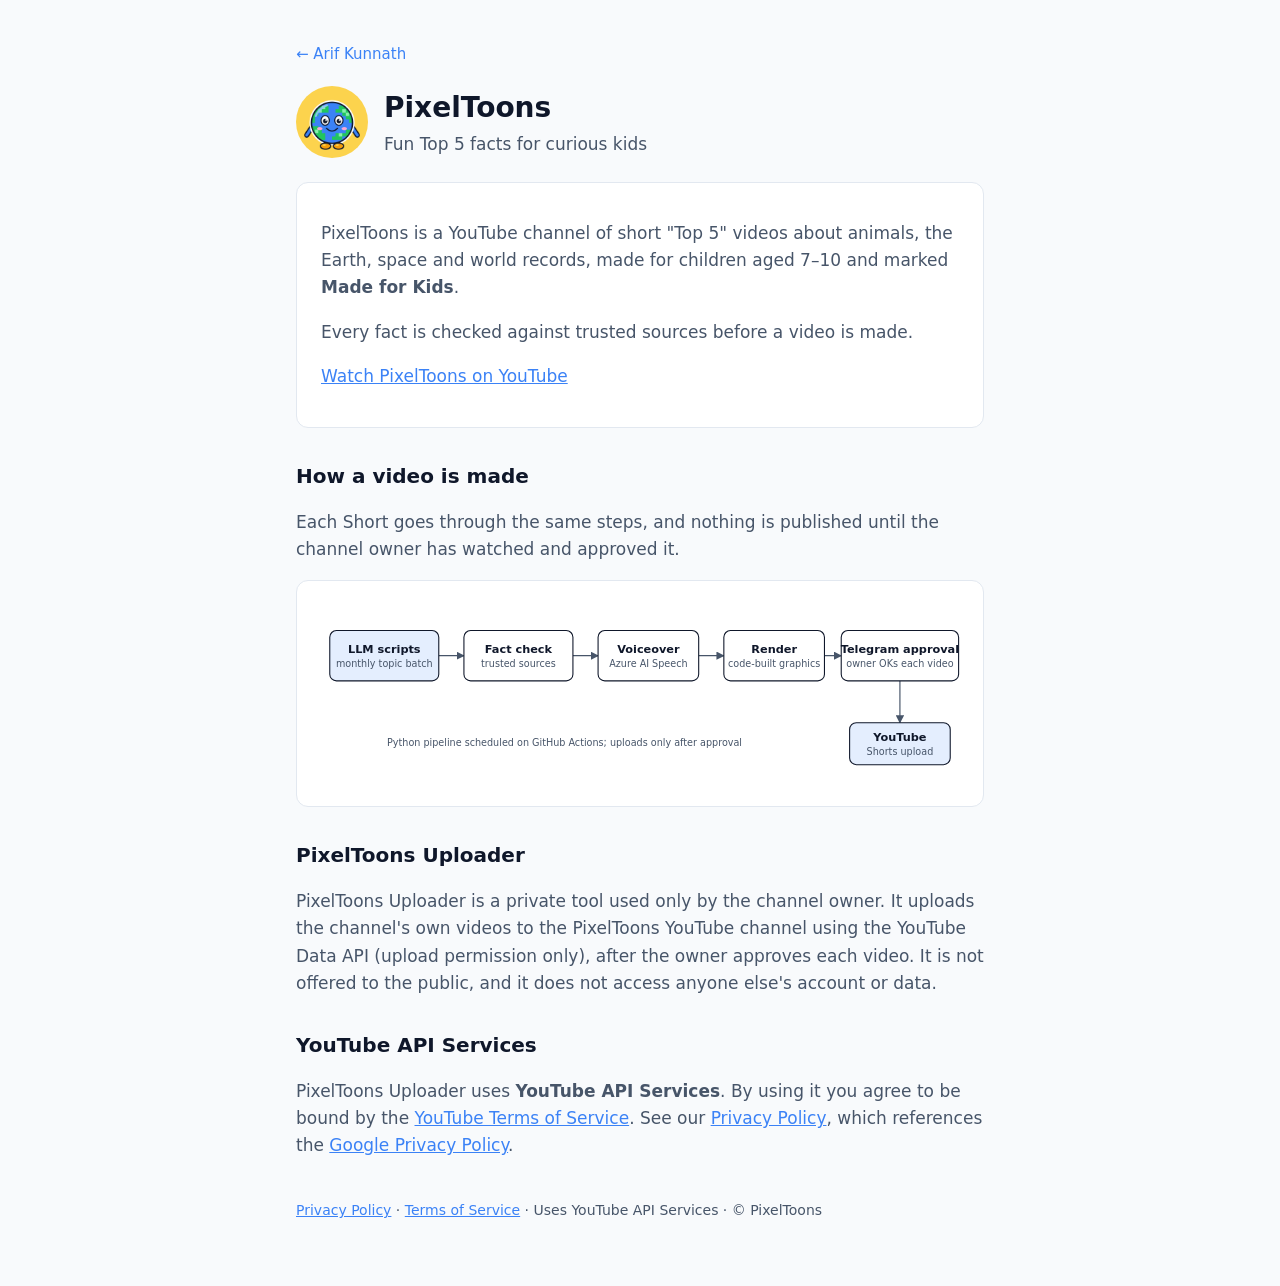
<file: pixeltoons/index.html>
<!doctype html>
<html lang="en">
<head>
<meta charset="utf-8">
<meta name="viewport" content="width=device-width, initial-scale=1">
<title>PixelToons</title>
<meta name="description" content="PixelToons: daily Top 5 general-knowledge Shorts for kids.">
<link rel="icon" href="../pixi.png">
<link rel="stylesheet" href="../style.css">
<style>
.back{display:inline-block;margin-bottom:20px;font-size:15px;text-decoration:none}
.pipe{margin-top:12px;background:var(--card);border:1px solid var(--line);border-radius:12px;padding:16px;overflow-x:auto}
.pipe svg{min-width:620px}
svg.dg{display:block;width:100%;height:auto;font-family:system-ui,-apple-system,"Segoe UI",Roboto,sans-serif}
.dg .n{fill:var(--card);stroke:var(--ink);stroke-width:1.3} .dg .n.alt{fill:color-mix(in srgb,var(--accent) 14%,var(--card))}
.dg .t{fill:var(--ink);font-size:13.5px;font-weight:600} .dg .s{fill:var(--muted);font-size:11.5px}
.dg .e{stroke:var(--muted);stroke-width:1.4;fill:none} .dg .ah{fill:var(--muted)}
</style>
</head>
<body>
<main>
  <a class="back" href="../index.html">← Arif Kunnath</a>
  <header>
    <img src="../pixi.png" alt="Pixi, the PixelToons mascot">
    <div>
      <h1>PixelToons</h1>
      <p style="margin:0">Fun Top 5 facts for curious kids</p>
    </div>
  </header>

  <div class="card">
    <p>PixelToons is a YouTube channel of short "Top 5" videos about animals, the Earth, space and world records, made for children aged 7–10 and marked <strong>Made for Kids</strong>.</p>
    <p>Every fact is checked against trusted sources before a video is made.</p>
    <p><a href="https://www.youtube.com/channel/UCI3ATDbRMsBsVvi5Z5292-w">Watch PixelToons on YouTube</a></p>
  </div>

  <h2>How a video is made</h2>
  <p>Each Short goes through the same steps, and nothing is published until the channel owner has watched and approved it.</p>
  <div class="pipe"><svg class="dg" viewBox="0 0 780 230" role="img" xmlns="http://www.w3.org/2000/svg"><defs><marker id="ah9" viewBox="0 0 10 10" refX="9" refY="5" markerWidth="7" markerHeight="7" orient="auto-start-reverse"><path class="ah" d="M0,0 L10,5 L0,10 z"/></marker></defs><path class="e" d="M150,70.0 H180" marker-end="url(#ah9)"/><path class="e" d="M310,70.0 H340" marker-end="url(#ah9)"/><path class="e" d="M460,70.0 H490" marker-end="url(#ah9)"/><path class="e" d="M610,70.0 H630" marker-end="url(#ah9)"/><path class="e" d="M700.0,100 V150" marker-end="url(#ah9)"/><rect class="n alt" x="20" y="40" width="130" height="60" rx="8"/><text class="t" x="85.0" y="67.0" text-anchor="middle">LLM scripts</text><text class="s" x="85.0" y="83.0" text-anchor="middle">monthly topic batch</text><rect class="n " x="180" y="40" width="130" height="60" rx="8"/><text class="t" x="245.0" y="67.0" text-anchor="middle">Fact check</text><text class="s" x="245.0" y="83.0" text-anchor="middle">trusted sources</text><rect class="n " x="340" y="40" width="120" height="60" rx="8"/><text class="t" x="400.0" y="67.0" text-anchor="middle">Voiceover</text><text class="s" x="400.0" y="83.0" text-anchor="middle">Azure AI Speech</text><rect class="n " x="490" y="40" width="120" height="60" rx="8"/><text class="t" x="550.0" y="67.0" text-anchor="middle">Render</text><text class="s" x="550.0" y="83.0" text-anchor="middle">code-built graphics</text><rect class="n " x="630" y="40" width="140" height="60" rx="8"/><text class="t" x="700.0" y="67.0" text-anchor="middle">Telegram approval</text><text class="s" x="700.0" y="83.0" text-anchor="middle">owner OKs each video</text><rect class="n alt" x="640" y="150" width="120" height="50" rx="8"/><text class="t" x="700.0" y="172.0" text-anchor="middle">YouTube</text><text class="s" x="700.0" y="188.0" text-anchor="middle">Shorts upload</text><text class="s" x="300" y="178" text-anchor="middle">Python pipeline scheduled on GitHub Actions; uploads only after approval</text></svg></div>

  <h2>PixelToons Uploader</h2>
  <p>PixelToons Uploader is a private tool used only by the channel owner. It uploads the channel's own videos to the PixelToons YouTube channel using the YouTube Data API (upload permission only), after the owner approves each video. It is not offered to the public, and it does not access anyone else's account or data.</p>

  <h2>YouTube API Services</h2>
  <p>PixelToons Uploader uses <strong>YouTube API Services</strong>. By using it you agree to be bound by the <a href="https://www.youtube.com/t/terms">YouTube Terms of Service</a>. See our <a href="../privacy.html">Privacy Policy</a>, which references the <a href="https://policies.google.com/privacy">Google Privacy Policy</a>.</p>

  <footer>
    <a href="../privacy.html">Privacy Policy</a> · <a href="../terms.html">Terms of Service</a> · Uses YouTube API Services · © PixelToons
  </footer>
</main>
</body>
</html>
</file>
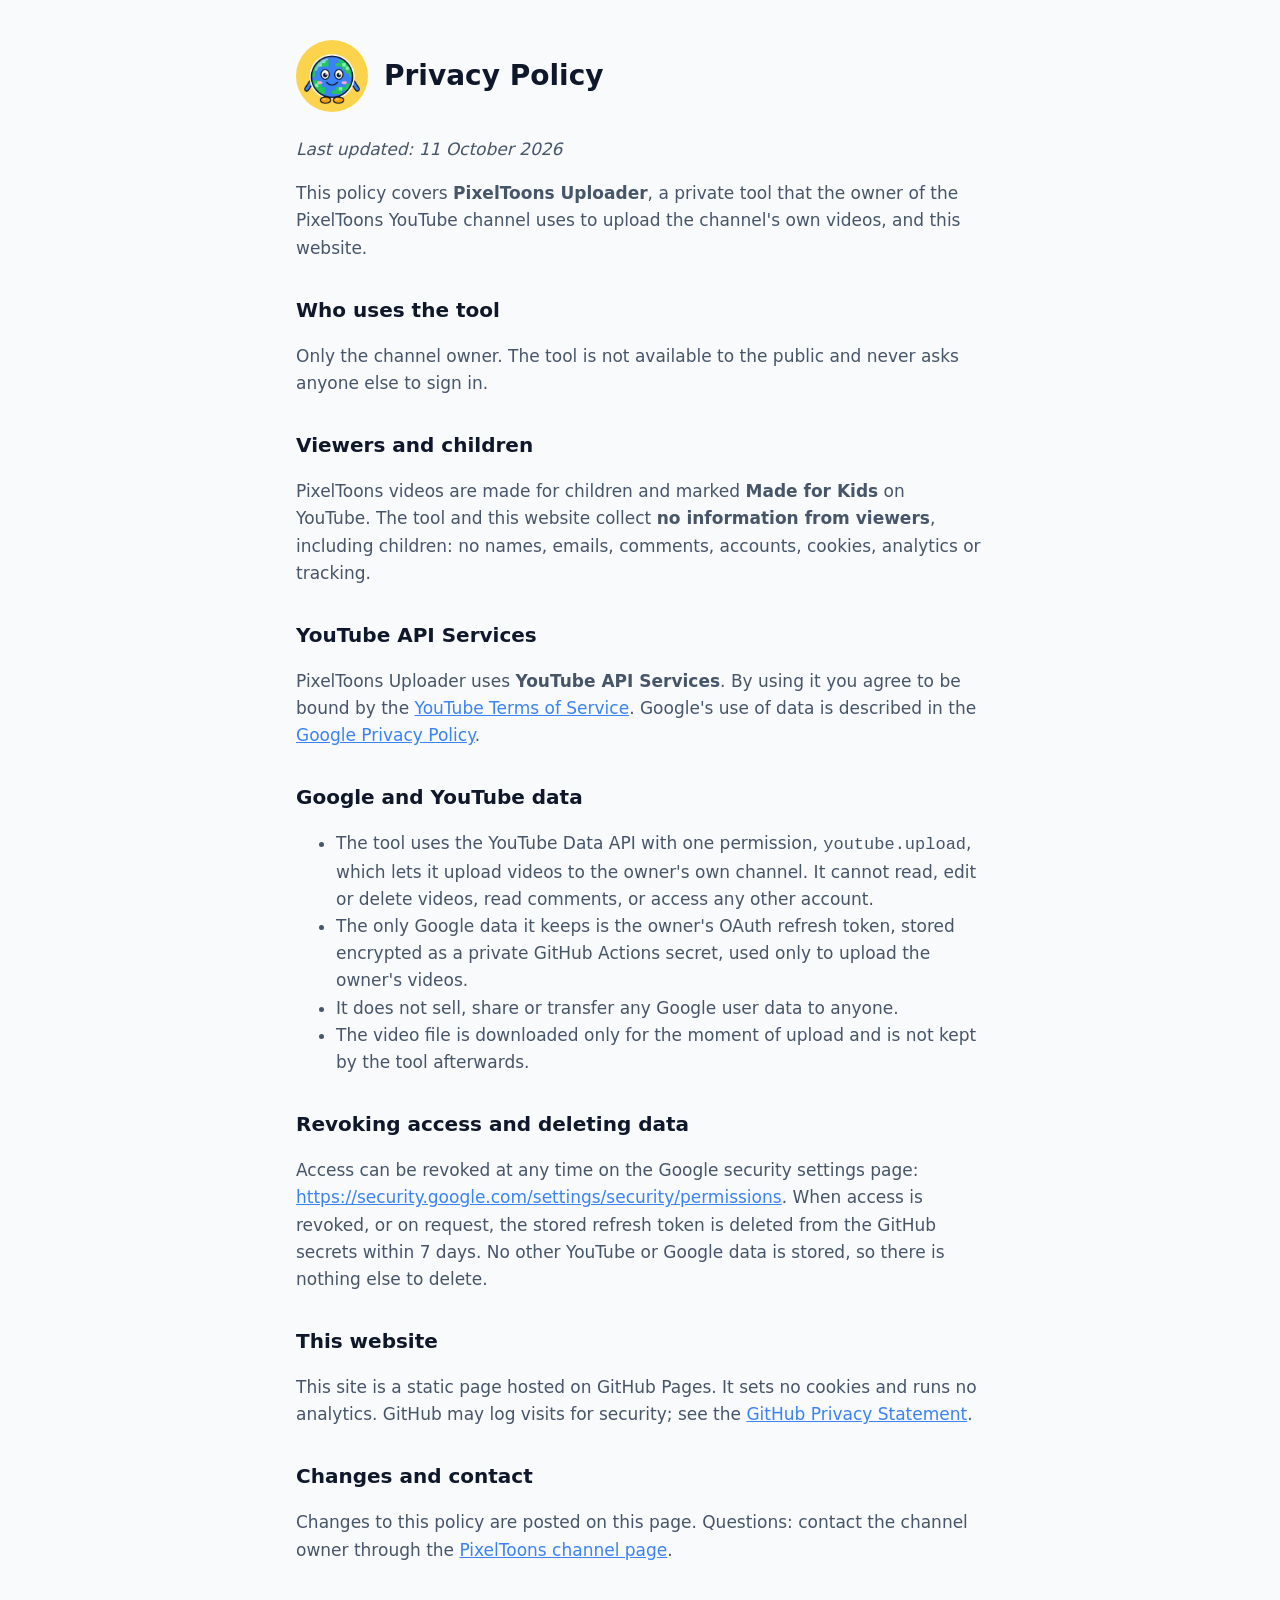
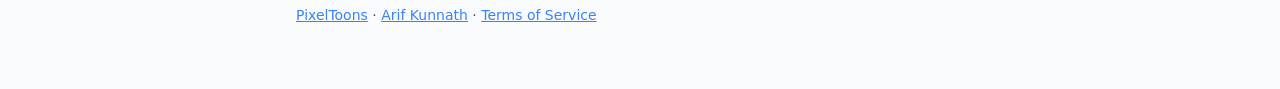
<file: privacy.html>
<!doctype html>
<html lang="en">
<head>
<meta charset="utf-8">
<meta name="viewport" content="width=device-width, initial-scale=1">
<title>PixelToons Privacy Policy</title>
<meta name="description" content="Privacy policy for the PixelToons channel and the PixelToons Uploader tool.">
<link rel="icon" href="pixi.png">
<link rel="stylesheet" href="style.css">
</head>
<body>
<main>
  <header>
    <img src="pixi.png" alt="Pixi, the PixelToons mascot">
    <h1>Privacy Policy</h1>
  </header>
  <p><em>Last updated: 11 October 2026</em></p>

  <p>This policy covers <strong>PixelToons Uploader</strong>, a private tool that the owner of the PixelToons YouTube channel uses to upload the channel's own videos, and this website.</p>

  <h2>Who uses the tool</h2>
  <p>Only the channel owner. The tool is not available to the public and never asks anyone else to sign in.</p>

  <h2>Viewers and children</h2>
  <p>PixelToons videos are made for children and marked <strong>Made for Kids</strong> on YouTube. The tool and this website collect <strong>no information from viewers</strong>, including children: no names, emails, comments, accounts, cookies, analytics or tracking.</p>

  <h2>YouTube API Services</h2>
  <p>PixelToons Uploader uses <strong>YouTube API Services</strong>. By using it you agree to be bound by the <a href="https://www.youtube.com/t/terms">YouTube Terms of Service</a>. Google's use of data is described in the <a href="http://www.google.com/policies/privacy">Google Privacy Policy</a>.</p>

  <h2>Google and YouTube data</h2>
  <ul>
    <li>The tool uses the YouTube Data API with one permission, <code>youtube.upload</code>, which lets it upload videos to the owner's own channel. It cannot read, edit or delete videos, read comments, or access any other account.</li>
    <li>The only Google data it keeps is the owner's OAuth refresh token, stored encrypted as a private GitHub Actions secret, used only to upload the owner's videos.</li>
    <li>It does not sell, share or transfer any Google user data to anyone.</li>
    <li>The video file is downloaded only for the moment of upload and is not kept by the tool afterwards.</li>
  </ul>

  <h2>Revoking access and deleting data</h2>
  <p>Access can be revoked at any time on the Google security settings page: <a href="https://security.google.com/settings/security/permissions">https://security.google.com/settings/security/permissions</a>. When access is revoked, or on request, the stored refresh token is deleted from the GitHub secrets within 7 days. No other YouTube or Google data is stored, so there is nothing else to delete.</p>

  <h2>This website</h2>
  <p>This site is a static page hosted on GitHub Pages. It sets no cookies and runs no analytics. GitHub may log visits for security; see the <a href="https://docs.github.com/site-policy/privacy-policies/github-general-privacy-statement">GitHub Privacy Statement</a>.</p>

  <h2>Changes and contact</h2>
  <p>Changes to this policy are posted on this page. Questions: contact the channel owner through the <a href="https://www.youtube.com/channel/UCI3ATDbRMsBsVvi5Z5292-w/about">PixelToons channel page</a>.</p>

  <footer><a href="pixeltoons/">PixelToons</a> · <a href="index.html">Arif Kunnath</a> · <a href="terms.html">Terms of Service</a></footer>
</main>
</body>
</html>
</file>
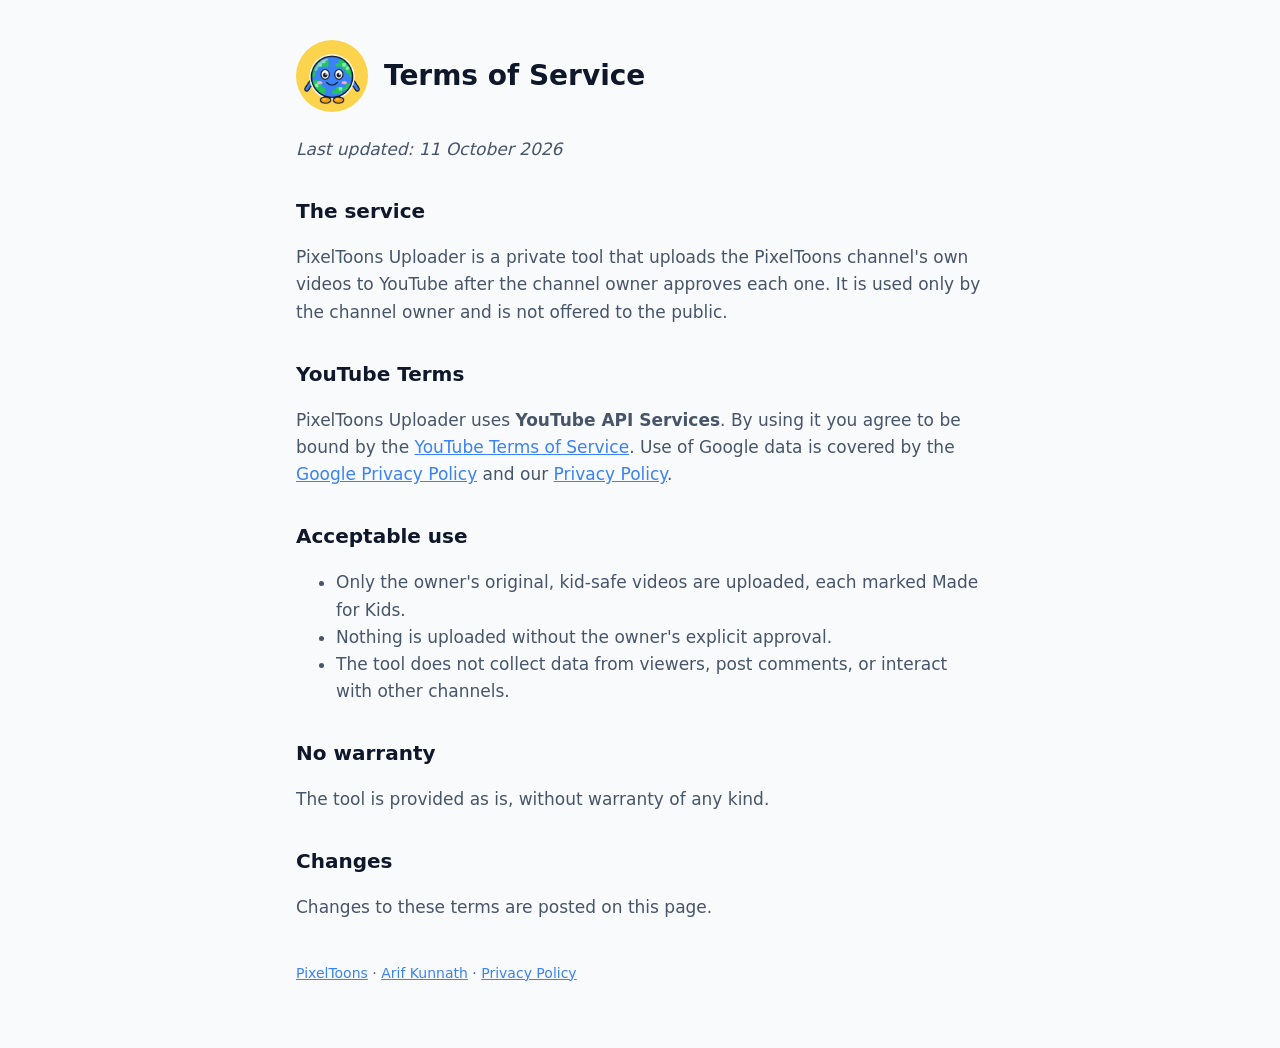
<file: terms.html>
<!doctype html>
<html lang="en">
<head>
<meta charset="utf-8">
<meta name="viewport" content="width=device-width, initial-scale=1">
<title>PixelToons Terms of Service</title>
<meta name="description" content="Terms of Service for PixelToons Uploader.">
<link rel="icon" href="pixi.png">
<link rel="stylesheet" href="style.css">
</head>
<body>
<main>
  <header>
    <img src="pixi.png" alt="Pixi, the PixelToons mascot">
    <h1>Terms of Service</h1>
  </header>
  <p><em>Last updated: 11 October 2026</em></p>

  <h2>The service</h2>
  <p>PixelToons Uploader is a private tool that uploads the PixelToons channel's own videos to YouTube after the channel owner approves each one. It is used only by the channel owner and is not offered to the public.</p>

  <h2>YouTube Terms</h2>
  <p>PixelToons Uploader uses <strong>YouTube API Services</strong>. By using it you agree to be bound by the <a href="https://www.youtube.com/t/terms">YouTube Terms of Service</a>. Use of Google data is covered by the <a href="http://www.google.com/policies/privacy">Google Privacy Policy</a> and our <a href="privacy.html">Privacy Policy</a>.</p>

  <h2>Acceptable use</h2>
  <ul>
    <li>Only the owner's original, kid-safe videos are uploaded, each marked Made for Kids.</li>
    <li>Nothing is uploaded without the owner's explicit approval.</li>
    <li>The tool does not collect data from viewers, post comments, or interact with other channels.</li>
  </ul>

  <h2>No warranty</h2>
  <p>The tool is provided as is, without warranty of any kind.</p>

  <h2>Changes</h2>
  <p>Changes to these terms are posted on this page.</p>

  <footer><a href="pixeltoons/">PixelToons</a> · <a href="index.html">Arif Kunnath</a> · <a href="privacy.html">Privacy Policy</a></footer>
</main>
</body>
</html>
</file>
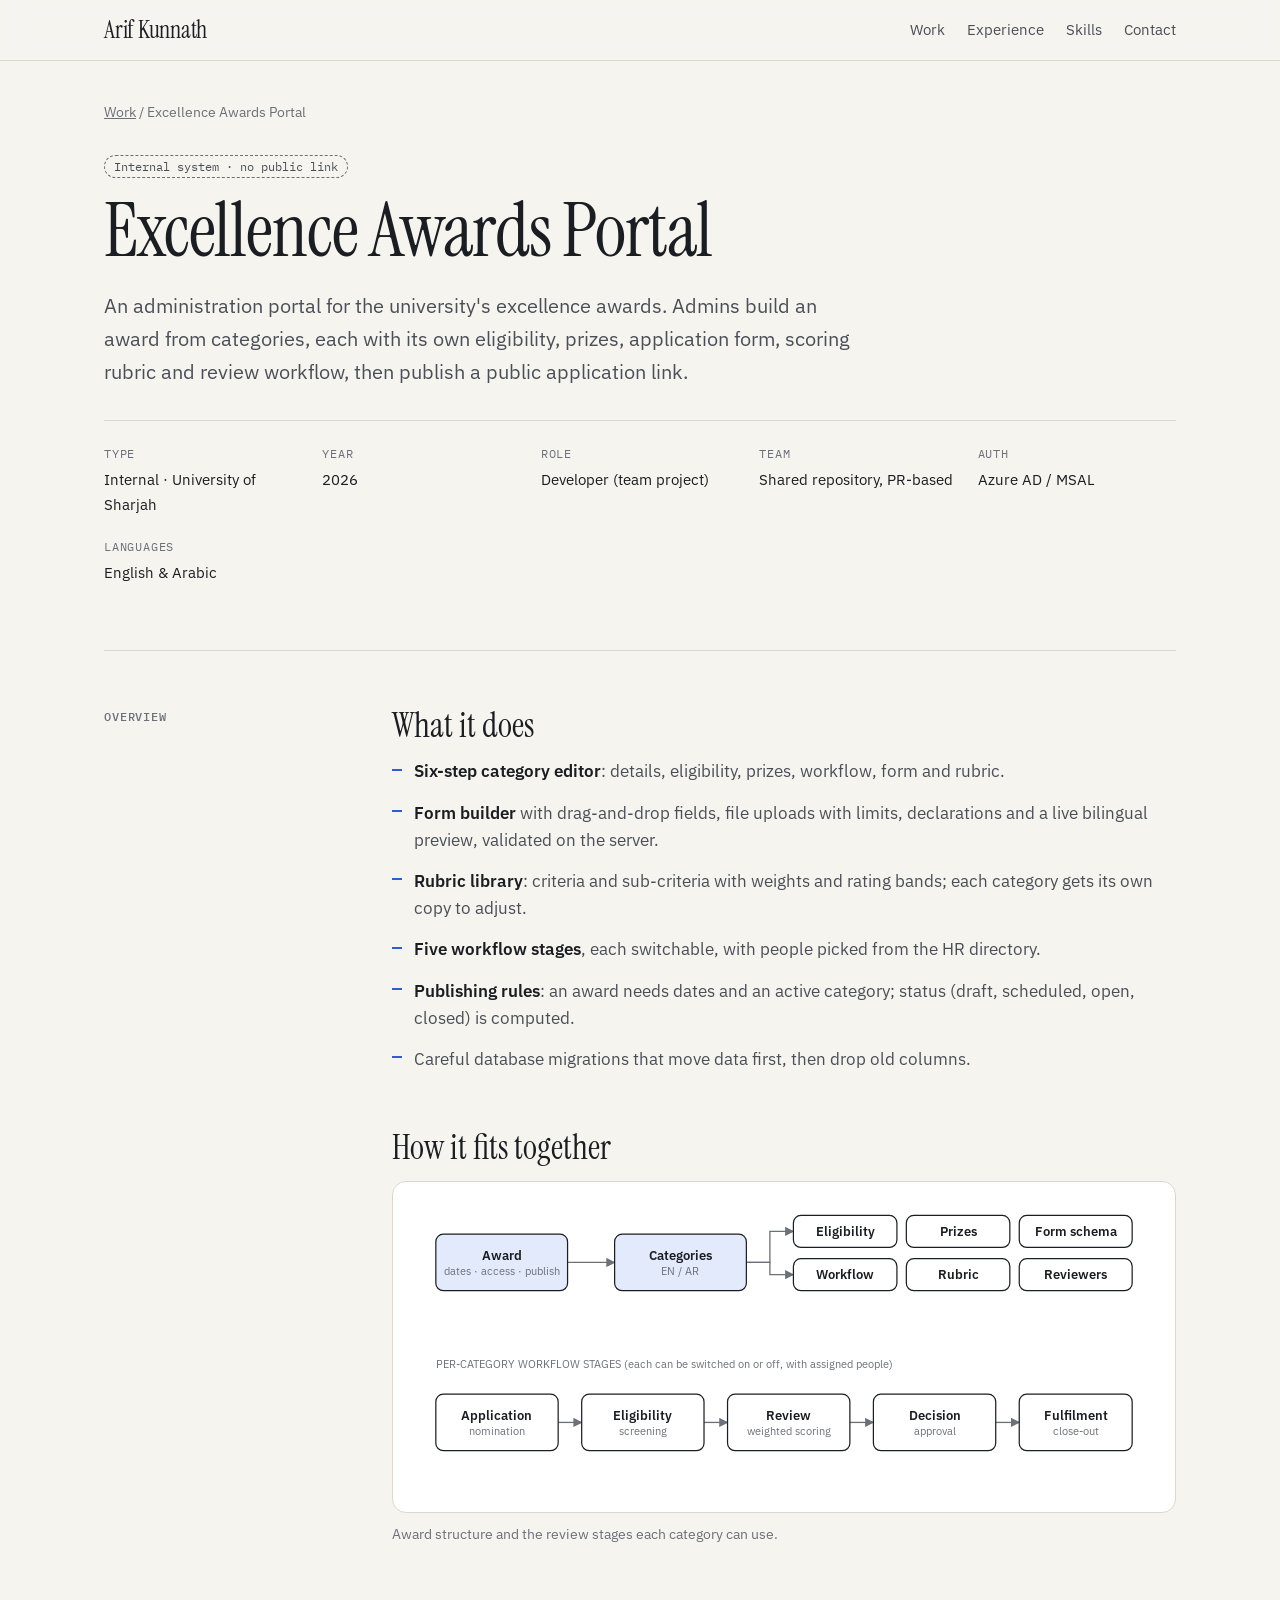
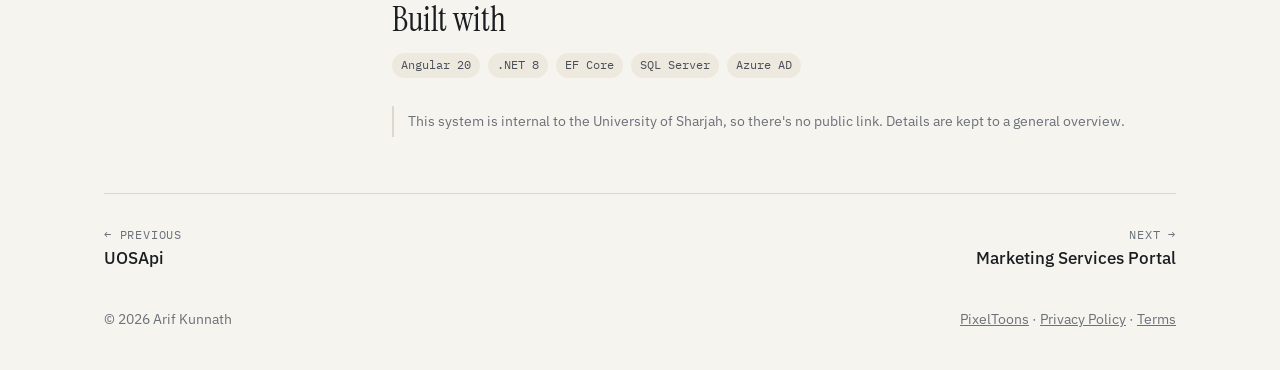
<file: projects/awards-portal.html>
<!doctype html>
<html lang="en">
<head>
<meta charset="utf-8">
<meta name="viewport" content="width=device-width, initial-scale=1">
<title>Excellence Awards Portal · Arif Kunnath</title>
<meta name="description" content="Configure university awards: categories, prizes, forms, rubrics and review workflow.">
<meta property="og:type" content="website">
<meta property="og:title" content="Excellence Awards Portal · Arif Kunnath">
<meta property="og:description" content="Configure university awards: categories, prizes, forms, rubrics and review workflow.">
<meta property="og:image" content="https://arifkunnath.github.io/assets/img/og.png">
<meta name="twitter:card" content="summary_large_image">
<link rel="canonical" href="https://arifkunnath.github.io/projects/awards-portal.html">
<meta name="theme-color" content="#F6F4EF">
<link rel="icon" href="data:image/svg+xml,%3Csvg xmlns='http://www.w3.org/2000/svg' viewBox='0 0 64 64'%3E%3Crect width='64' height='64' rx='14' fill='%231A1D21'/%3E%3Ctext x='32' y='44' font-family='Georgia' font-size='34' fill='%23F6F4EF' text-anchor='middle'%3EAK%3C/text%3E%3C/svg%3E">
<link rel="preconnect" href="https://fonts.googleapis.com"><link rel="preconnect" href="https://fonts.gstatic.com" crossorigin><link href="https://fonts.googleapis.com/css2?family=IBM+Plex+Mono:wght@400;500&family=IBM+Plex+Sans:wght@400;500;600&family=Instrument+Serif:ital@0;1&display=swap" rel="stylesheet">
<link rel="stylesheet" href="../assets/site.css">
</head>
<body>
<a class="skip" href="#main">Skip to content</a><header class="top"><div class="wrap">
<a class="brand" href="../index.html">Arif Kunnath</a>
<nav class="nav" aria-label="Main"><a href="../index.html#work">Work</a><a class="hide-sm" href="../index.html#experience">Experience</a><a class="hide-sm" href="../index.html#skills">Skills</a><a href="../index.html#contact">Contact</a></nav>
</div></header>
<main class="wrap" id="main">
<p class="crumb"><a href="../index.html#work">Work</a> / Excellence Awards Portal</p>
<div class="p-hero">
<span class="tag internal">Internal system · no public link</span>
<h1>Excellence Awards Portal</h1>
<p class="lede">An administration portal for the university&#x27;s excellence awards. Admins build an award from categories, each with its own eligibility, prizes, application form, scoring rubric and review workflow, then publish a public application link.</p>
<dl class="meta"><div><dt>Type</dt><dd>Internal · University of Sharjah</dd></div><div><dt>Year</dt><dd>2026</dd></div><div><dt>Role</dt><dd>Developer (team project)</dd></div><div><dt>Team</dt><dd>Shared repository, PR-based</dd></div><div><dt>Auth</dt><dd>Azure AD / MSAL</dd></div><div><dt>Languages</dt><dd>English &amp; Arabic</dd></div></dl>
</div>
<div class="p-body">
<aside><h2>Overview</h2></aside>
<div>
<div class="block"><h2 class="h">What it does</h2><ul class="hl"><li><b>Six-step category editor</b>: details, eligibility, prizes, workflow, form and rubric.</li><li><b>Form builder</b> with drag-and-drop fields, file uploads with limits, declarations and a live bilingual preview, validated on the server.</li><li><b>Rubric library</b>: criteria and sub-criteria with weights and rating bands; each category gets its own copy to adjust.</li><li><b>Five workflow stages</b>, each switchable, with people picked from the HR directory.</li><li><b>Publishing rules</b>: an award needs dates and an active category; status (draft, scheduled, open, closed) is computed.</li><li>Careful database migrations that move data first, then drop old columns.</li></ul></div>
<div class="block"><h2 class="h">How it fits together</h2>
<figure><div class="frame pad scroll"><svg class="dg" viewBox="0 0 780 300" role="img" xmlns="http://www.w3.org/2000/svg"><defs><marker id="ah4" viewBox="0 0 10 10" refX="9" refY="5" markerWidth="7" markerHeight="7" orient="auto-start-reverse"><path class="ah" d="M0,0 L10,5 L0,10 z"/></marker></defs><path class="e" d="M160,60.0 H210" marker-end="url(#ah4)"/><path class="e" d="M350,60.0 H375.0 V27.0 H400" marker-end="url(#ah4)"/><path class="e" d="M350,60.0 H375.0 V73.0 H400" marker-end="url(#ah4)"/><path class="e" d="M150,230.0 H175" marker-end="url(#ah4)"/><path class="e" d="M305,230.0 H330" marker-end="url(#ah4)"/><path class="e" d="M460,230.0 H485" marker-end="url(#ah4)"/><path class="e" d="M615,230.0 H640" marker-end="url(#ah4)"/><rect class="n alt" x="20" y="30" width="140" height="60" rx="8"/><text class="t" x="90.0" y="57.0" text-anchor="middle">Award</text><text class="s" x="90.0" y="73.0" text-anchor="middle">dates · access · publish</text><rect class="n alt" x="210" y="30" width="140" height="60" rx="8"/><text class="t" x="280.0" y="57.0" text-anchor="middle">Categories</text><text class="s" x="280.0" y="73.0" text-anchor="middle">EN / AR</text><rect class="n " x="400" y="10" width="110" height="34" rx="8"/><text class="t" x="455.0" y="32.0" text-anchor="middle">Eligibility</text><rect class="n " x="520" y="10" width="110" height="34" rx="8"/><text class="t" x="575.0" y="32.0" text-anchor="middle">Prizes</text><rect class="n " x="640" y="10" width="120" height="34" rx="8"/><text class="t" x="700.0" y="32.0" text-anchor="middle">Form schema</text><rect class="n " x="400" y="56" width="110" height="34" rx="8"/><text class="t" x="455.0" y="78.0" text-anchor="middle">Workflow</text><rect class="n " x="520" y="56" width="110" height="34" rx="8"/><text class="t" x="575.0" y="78.0" text-anchor="middle">Rubric</text><rect class="n " x="640" y="56" width="120" height="34" rx="8"/><text class="t" x="700.0" y="78.0" text-anchor="middle">Reviewers</text><rect class="n " x="20" y="200" width="130" height="60" rx="8"/><text class="t" x="85.0" y="227.0" text-anchor="middle">Application</text><text class="s" x="85.0" y="243.0" text-anchor="middle">nomination</text><rect class="n " x="175" y="200" width="130" height="60" rx="8"/><text class="t" x="240.0" y="227.0" text-anchor="middle">Eligibility</text><text class="s" x="240.0" y="243.0" text-anchor="middle">screening</text><rect class="n " x="330" y="200" width="130" height="60" rx="8"/><text class="t" x="395.0" y="227.0" text-anchor="middle">Review</text><text class="s" x="395.0" y="243.0" text-anchor="middle">weighted scoring</text><rect class="n " x="485" y="200" width="130" height="60" rx="8"/><text class="t" x="550.0" y="227.0" text-anchor="middle">Decision</text><text class="s" x="550.0" y="243.0" text-anchor="middle">approval</text><rect class="n " x="640" y="200" width="120" height="60" rx="8"/><text class="t" x="700.0" y="227.0" text-anchor="middle">Fulfilment</text><text class="s" x="700.0" y="243.0" text-anchor="middle">close-out</text><text class="s" x="20" y="172" text-anchor="start">PER-CATEGORY WORKFLOW STAGES (each can be switched on or off, with assigned people)</text></svg></div><figcaption>Award structure and the review stages each category can use.</figcaption></figure></div>

<div class="block"><h2 class="h">Built with</h2><div style="display:flex;flex-wrap:wrap;gap:8px"><span class="tag">Angular 20</span><span class="tag">.NET 8</span><span class="tag">EF Core</span><span class="tag">SQL Server</span><span class="tag">Azure AD</span></div>
<p class="note">This system is internal to the University of Sharjah, so there's no public link. Details are kept to a general overview.</p></div>
</div></div>
<nav class="next"><a href="uos-api.html"><span>← Previous</span>UOSApi</a><a href="marketing-services.html" style="text-align:right"><span>Next →</span>Marketing Services Portal</a></nav>
</main>
<footer class="site"><div class="wrap"><span>© 2026 Arif Kunnath</span><span><a href="../pixeltoons/">PixelToons</a> · <a href="../privacy.html">Privacy Policy</a> · <a href="../terms.html">Terms</a></span></div></footer>
</body>
</html>
</file>
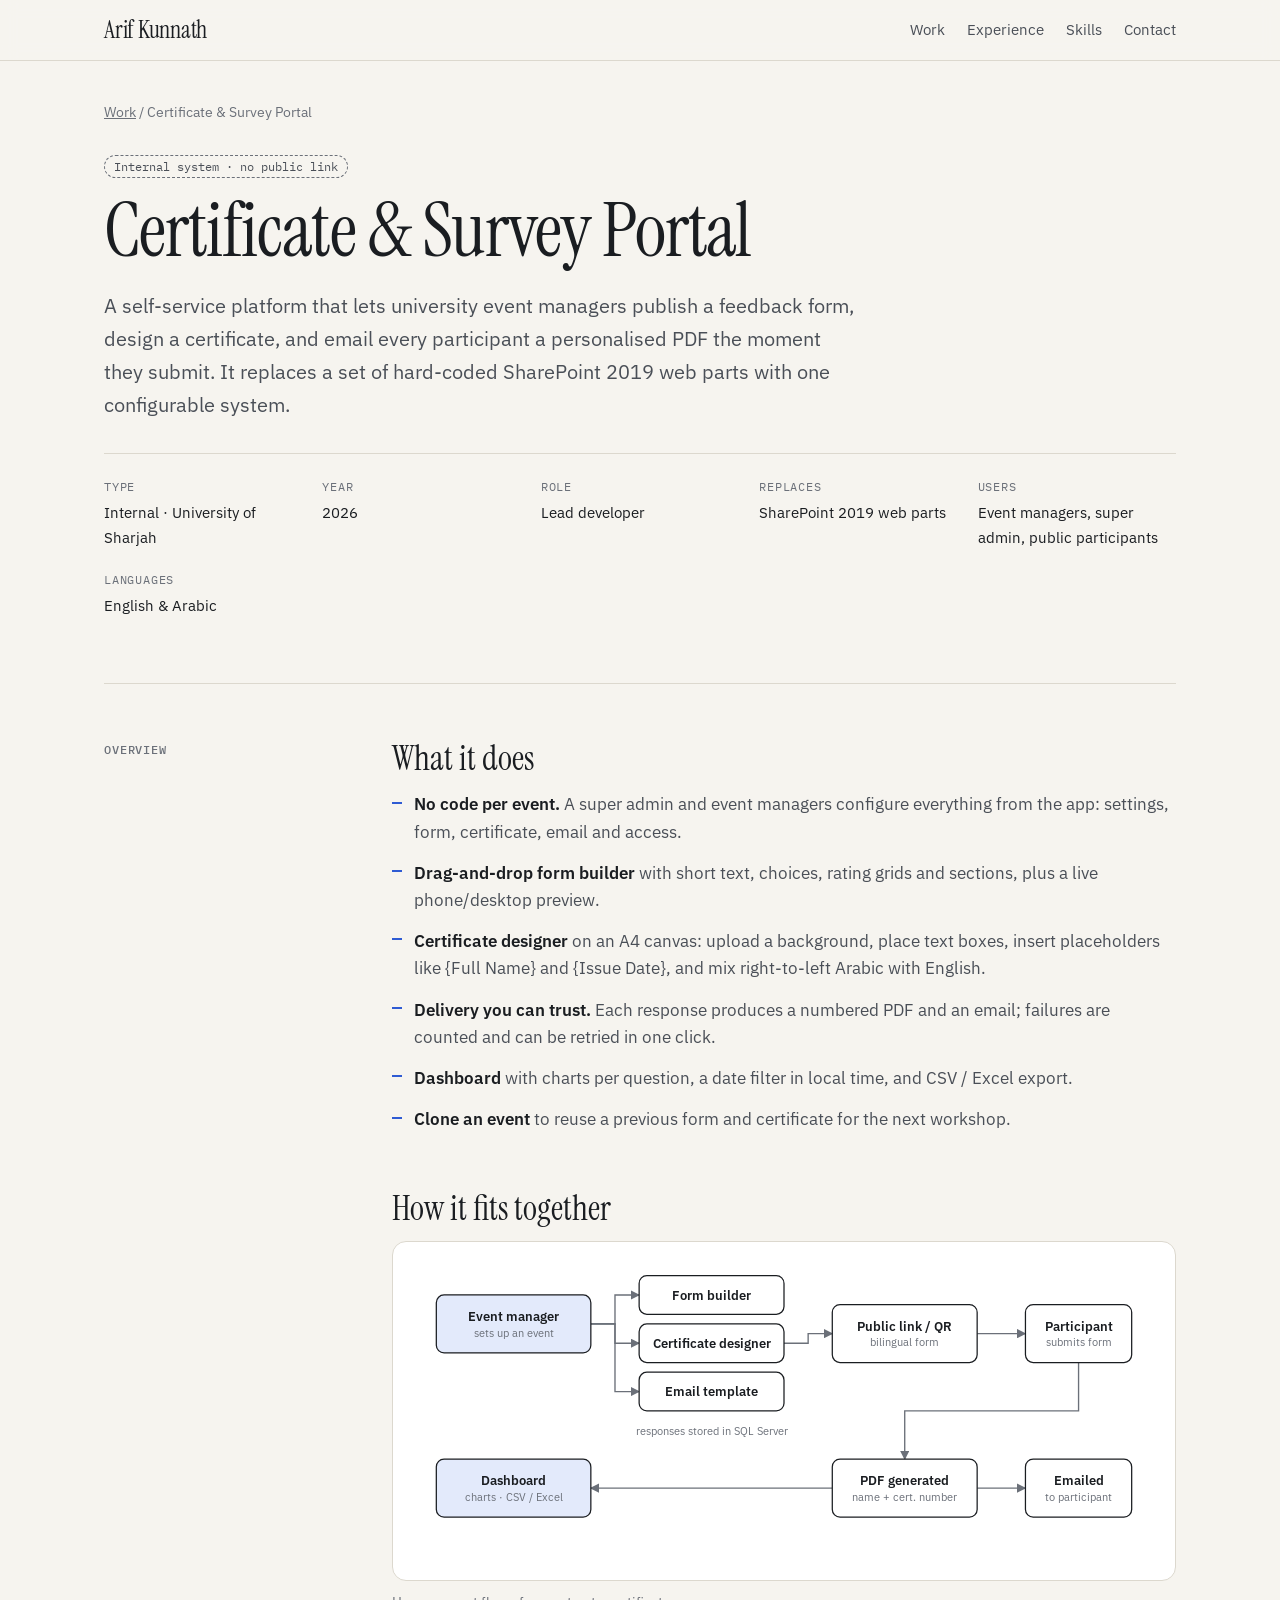
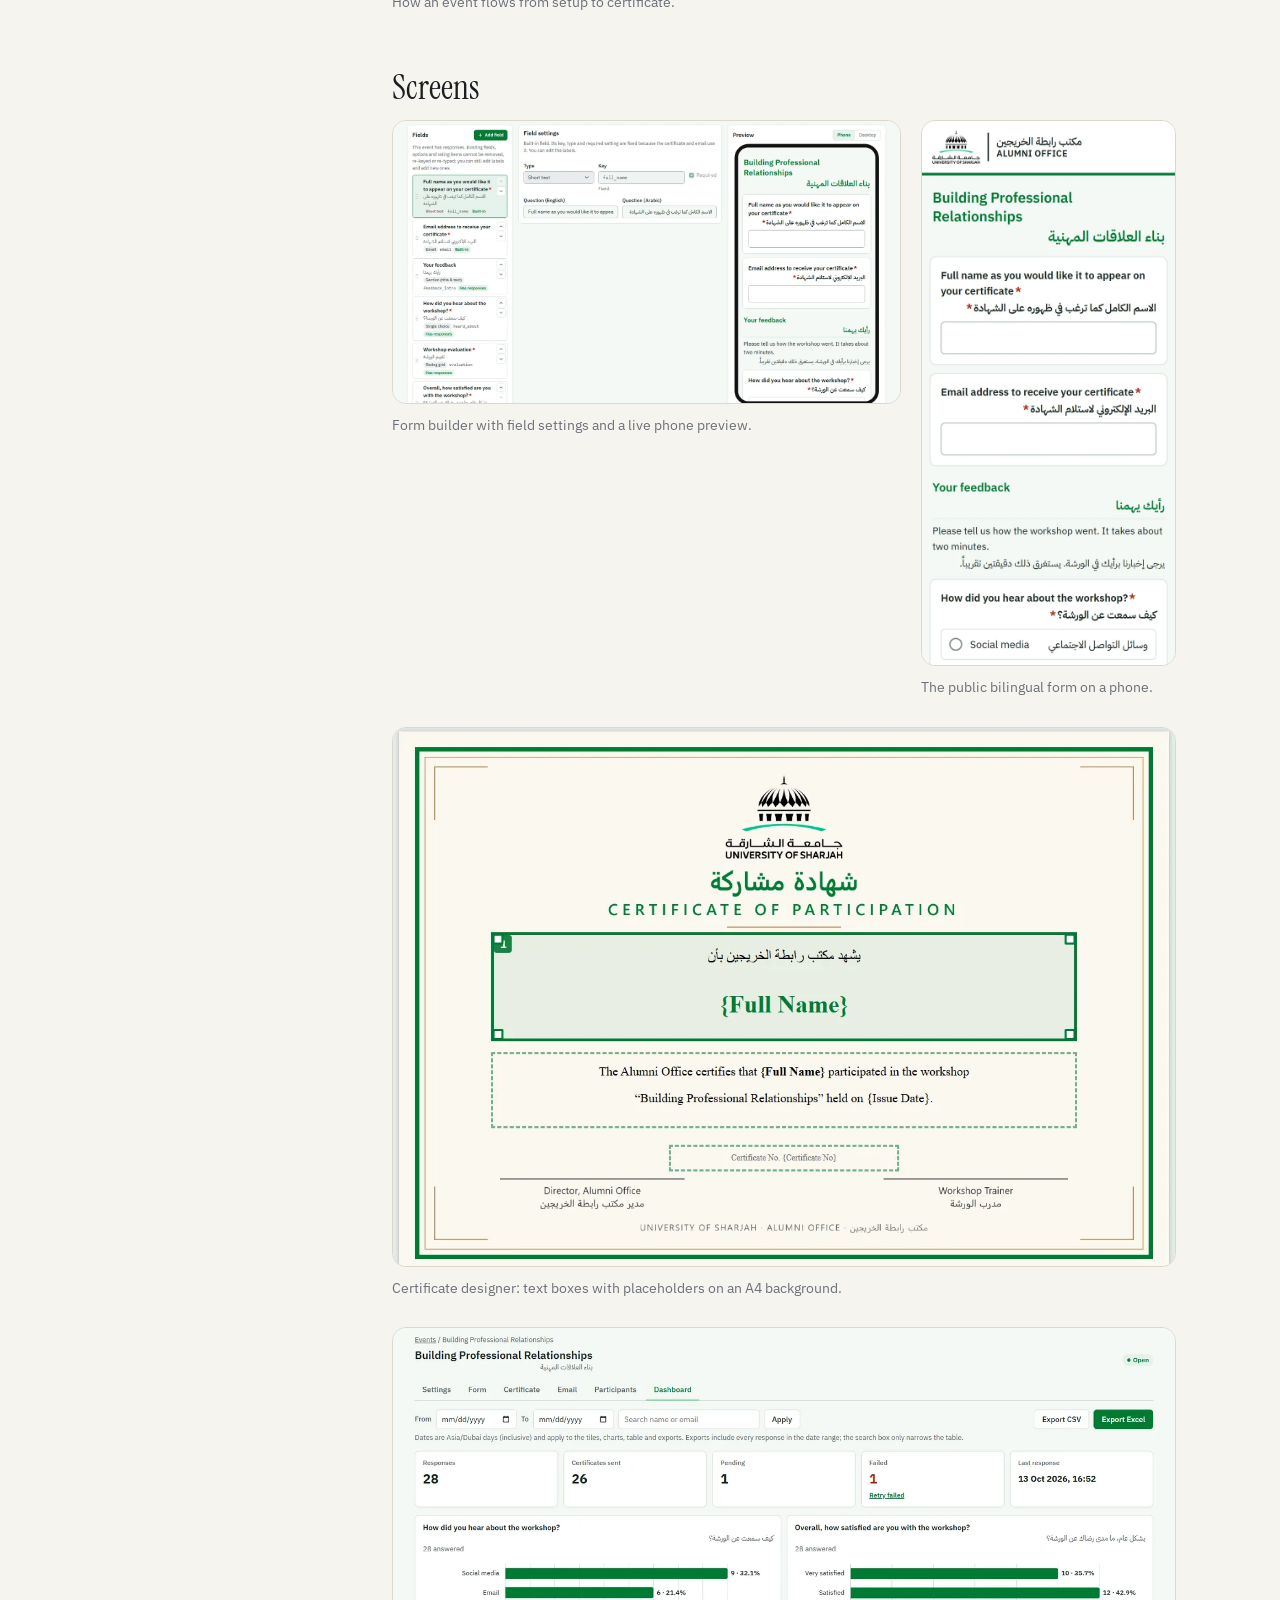
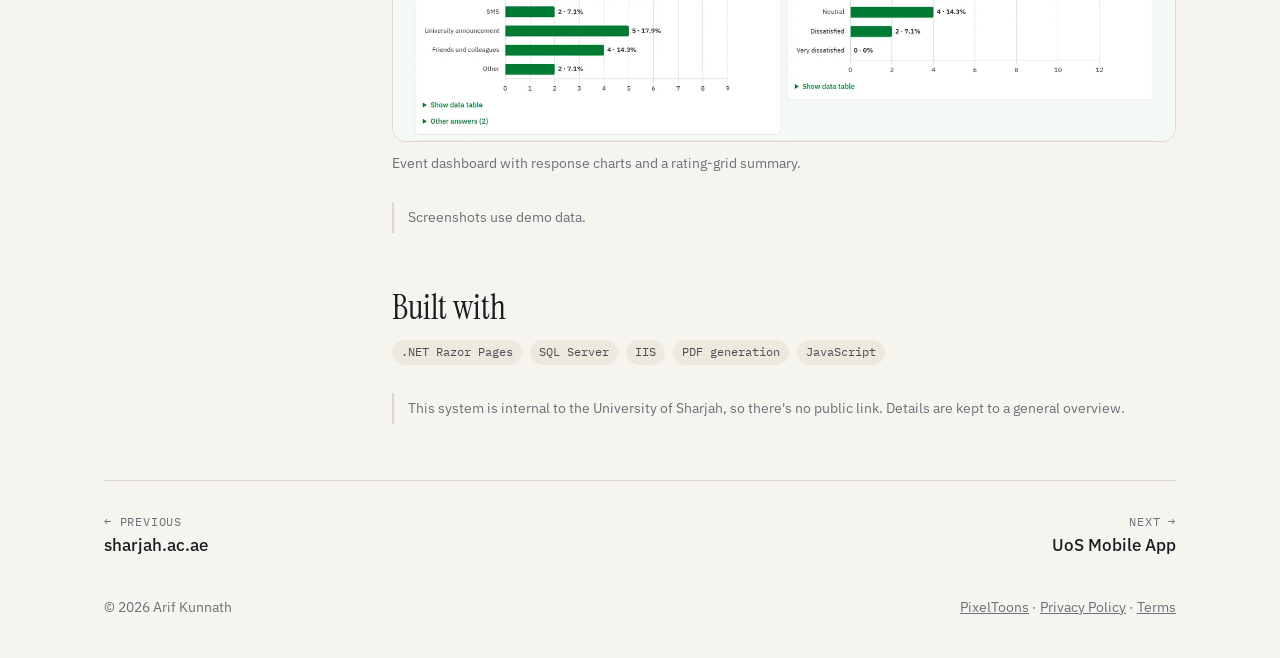
<file: projects/certificate-portal.html>
<!doctype html>
<html lang="en">
<head>
<meta charset="utf-8">
<meta name="viewport" content="width=device-width, initial-scale=1">
<title>Certificate &amp; Survey Portal · Arif Kunnath</title>
<meta name="description" content="Event feedback forms that issue bilingual certificates automatically.">
<meta property="og:type" content="website">
<meta property="og:title" content="Certificate &amp; Survey Portal · Arif Kunnath">
<meta property="og:description" content="Event feedback forms that issue bilingual certificates automatically.">
<meta property="og:image" content="https://arifkunnath.github.io/assets/img/og.png">
<meta name="twitter:card" content="summary_large_image">
<link rel="canonical" href="https://arifkunnath.github.io/projects/certificate-portal.html">
<meta name="theme-color" content="#F6F4EF">
<link rel="icon" href="data:image/svg+xml,%3Csvg xmlns='http://www.w3.org/2000/svg' viewBox='0 0 64 64'%3E%3Crect width='64' height='64' rx='14' fill='%231A1D21'/%3E%3Ctext x='32' y='44' font-family='Georgia' font-size='34' fill='%23F6F4EF' text-anchor='middle'%3EAK%3C/text%3E%3C/svg%3E">
<link rel="preconnect" href="https://fonts.googleapis.com"><link rel="preconnect" href="https://fonts.gstatic.com" crossorigin><link href="https://fonts.googleapis.com/css2?family=IBM+Plex+Mono:wght@400;500&family=IBM+Plex+Sans:wght@400;500;600&family=Instrument+Serif:ital@0;1&display=swap" rel="stylesheet">
<link rel="stylesheet" href="../assets/site.css">
</head>
<body>
<a class="skip" href="#main">Skip to content</a><header class="top"><div class="wrap">
<a class="brand" href="../index.html">Arif Kunnath</a>
<nav class="nav" aria-label="Main"><a href="../index.html#work">Work</a><a class="hide-sm" href="../index.html#experience">Experience</a><a class="hide-sm" href="../index.html#skills">Skills</a><a href="../index.html#contact">Contact</a></nav>
</div></header>
<main class="wrap" id="main">
<p class="crumb"><a href="../index.html#work">Work</a> / Certificate &amp; Survey Portal</p>
<div class="p-hero">
<span class="tag internal">Internal system · no public link</span>
<h1>Certificate &amp; Survey Portal</h1>
<p class="lede">A self-service platform that lets university event managers publish a feedback form, design a certificate, and email every participant a personalised PDF the moment they submit. It replaces a set of hard-coded SharePoint 2019 web parts with one configurable system.</p>
<dl class="meta"><div><dt>Type</dt><dd>Internal · University of Sharjah</dd></div><div><dt>Year</dt><dd>2026</dd></div><div><dt>Role</dt><dd>Lead developer</dd></div><div><dt>Replaces</dt><dd>SharePoint 2019 web parts</dd></div><div><dt>Users</dt><dd>Event managers, super admin, public participants</dd></div><div><dt>Languages</dt><dd>English &amp; Arabic</dd></div></dl>
</div>
<div class="p-body">
<aside><h2>Overview</h2></aside>
<div>
<div class="block"><h2 class="h">What it does</h2><ul class="hl"><li><b>No code per event.</b> A super admin and event managers configure everything from the app: settings, form, certificate, email and access.</li><li><b>Drag-and-drop form builder</b> with short text, choices, rating grids and sections, plus a live phone/desktop preview.</li><li><b>Certificate designer</b> on an A4 canvas: upload a background, place text boxes, insert placeholders like {Full Name} and {Issue Date}, and mix right-to-left Arabic with English.</li><li><b>Delivery you can trust.</b> Each response produces a numbered PDF and an email; failures are counted and can be retried in one click.</li><li><b>Dashboard</b> with charts per question, a date filter in local time, and CSV / Excel export.</li><li><b>Clone an event</b> to reuse a previous form and certificate for the next workshop.</li></ul></div>
<div class="block"><h2 class="h">How it fits together</h2>
<figure><div class="frame pad scroll"><svg class="dg" viewBox="0 0 760 300" role="img" xmlns="http://www.w3.org/2000/svg"><defs><marker id="ah3" viewBox="0 0 10 10" refX="9" refY="5" markerWidth="7" markerHeight="7" orient="auto-start-reverse"><path class="ah" d="M0,0 L10,5 L0,10 z"/></marker></defs><path class="e" d="M180,60.0 H205.0 V30.0 H230" marker-end="url(#ah3)"/><path class="e" d="M180,60.0 H205.0 V80.0 H230" marker-end="url(#ah3)"/><path class="e" d="M180,60.0 H205.0 V130.0 H230" marker-end="url(#ah3)"/><path class="e" d="M380,80.0 H405.0 V70.0 H430" marker-end="url(#ah3)"/><path class="e" d="M580,70.0 H630" marker-end="url(#ah3)"/><path class="e" d="M685.0,100 V150.0 H505.0 V200" marker-end="url(#ah3)"/><path class="e" d="M580,230.0 H630" marker-end="url(#ah3)"/><path class="e" d="M430,230.0 H180" marker-end="url(#ah3)"/><rect class="n alt" x="20" y="30" width="160" height="60" rx="8"/><text class="t" x="100.0" y="57.0" text-anchor="middle">Event manager</text><text class="s" x="100.0" y="73.0" text-anchor="middle">sets up an event</text><rect class="n " x="230" y="10" width="150" height="40" rx="8"/><text class="t" x="305.0" y="35.0" text-anchor="middle">Form builder</text><rect class="n " x="230" y="60" width="150" height="40" rx="8"/><text class="t" x="305.0" y="85.0" text-anchor="middle">Certificate designer</text><rect class="n " x="230" y="110" width="150" height="40" rx="8"/><text class="t" x="305.0" y="135.0" text-anchor="middle">Email template</text><rect class="n " x="430" y="40" width="150" height="60" rx="8"/><text class="t" x="505.0" y="67.0" text-anchor="middle">Public link / QR</text><text class="s" x="505.0" y="83.0" text-anchor="middle">bilingual form</text><rect class="n " x="630" y="40" width="110" height="60" rx="8"/><text class="t" x="685.0" y="67.0" text-anchor="middle">Participant</text><text class="s" x="685.0" y="83.0" text-anchor="middle">submits form</text><rect class="n " x="430" y="200" width="150" height="60" rx="8"/><text class="t" x="505.0" y="227.0" text-anchor="middle">PDF generated</text><text class="s" x="505.0" y="243.0" text-anchor="middle">name + cert. number</text><rect class="n " x="630" y="200" width="110" height="60" rx="8"/><text class="t" x="685.0" y="227.0" text-anchor="middle">Emailed</text><text class="s" x="685.0" y="243.0" text-anchor="middle">to participant</text><rect class="n alt" x="20" y="200" width="160" height="60" rx="8"/><text class="t" x="100.0" y="227.0" text-anchor="middle">Dashboard</text><text class="s" x="100.0" y="243.0" text-anchor="middle">charts · CSV / Excel</text><text class="s" x="305" y="175" text-anchor="middle">responses stored in SQL Server</text></svg></div><figcaption>How an event flows from setup to certificate.</figcaption></figure></div>
<div class="block"><h2 class="h">Screens</h2>
<div class="shots"><figure><div class="frame"><img src="../assets/img/cert-form-builder.webp" alt="Form builder with field settings and a live phone preview." loading="lazy"></div><figcaption>Form builder with field settings and a live phone preview.</figcaption></figure>
<figure><div class="frame" style="max-height:620px"><img src="../assets/img/cert-public-phone.webp" alt="The public bilingual form on a phone." loading="lazy"></div><figcaption>The public bilingual form on a phone.</figcaption></figure></div>
<figure><div class="frame"><img src="../assets/img/cert-designer.webp" alt="Certificate designer: text boxes with placeholders on an A4 background." loading="lazy" decoding="async"></div><figcaption>Certificate designer: text boxes with placeholders on an A4 background.</figcaption></figure><figure><div class="frame"><img src="../assets/img/cert-dashboard.webp" alt="Event dashboard with response charts and a rating-grid summary." loading="lazy" decoding="async"></div><figcaption>Event dashboard with response charts and a rating-grid summary.</figcaption></figure>
<p class="note">Screenshots use demo data.</p></div>
<div class="block"><h2 class="h">Built with</h2><div style="display:flex;flex-wrap:wrap;gap:8px"><span class="tag">.NET Razor Pages</span><span class="tag">SQL Server</span><span class="tag">IIS</span><span class="tag">PDF generation</span><span class="tag">JavaScript</span></div>
<p class="note">This system is internal to the University of Sharjah, so there's no public link. Details are kept to a general overview.</p></div>
</div></div>
<nav class="next"><a href="university-website.html"><span>← Previous</span>sharjah.ac.ae</a><a href="uos-mobile-app.html" style="text-align:right"><span>Next →</span>UoS Mobile App</a></nav>
</main>
<footer class="site"><div class="wrap"><span>© 2026 Arif Kunnath</span><span><a href="../pixeltoons/">PixelToons</a> · <a href="../privacy.html">Privacy Policy</a> · <a href="../terms.html">Terms</a></span></div></footer>
</body>
</html>
</file>
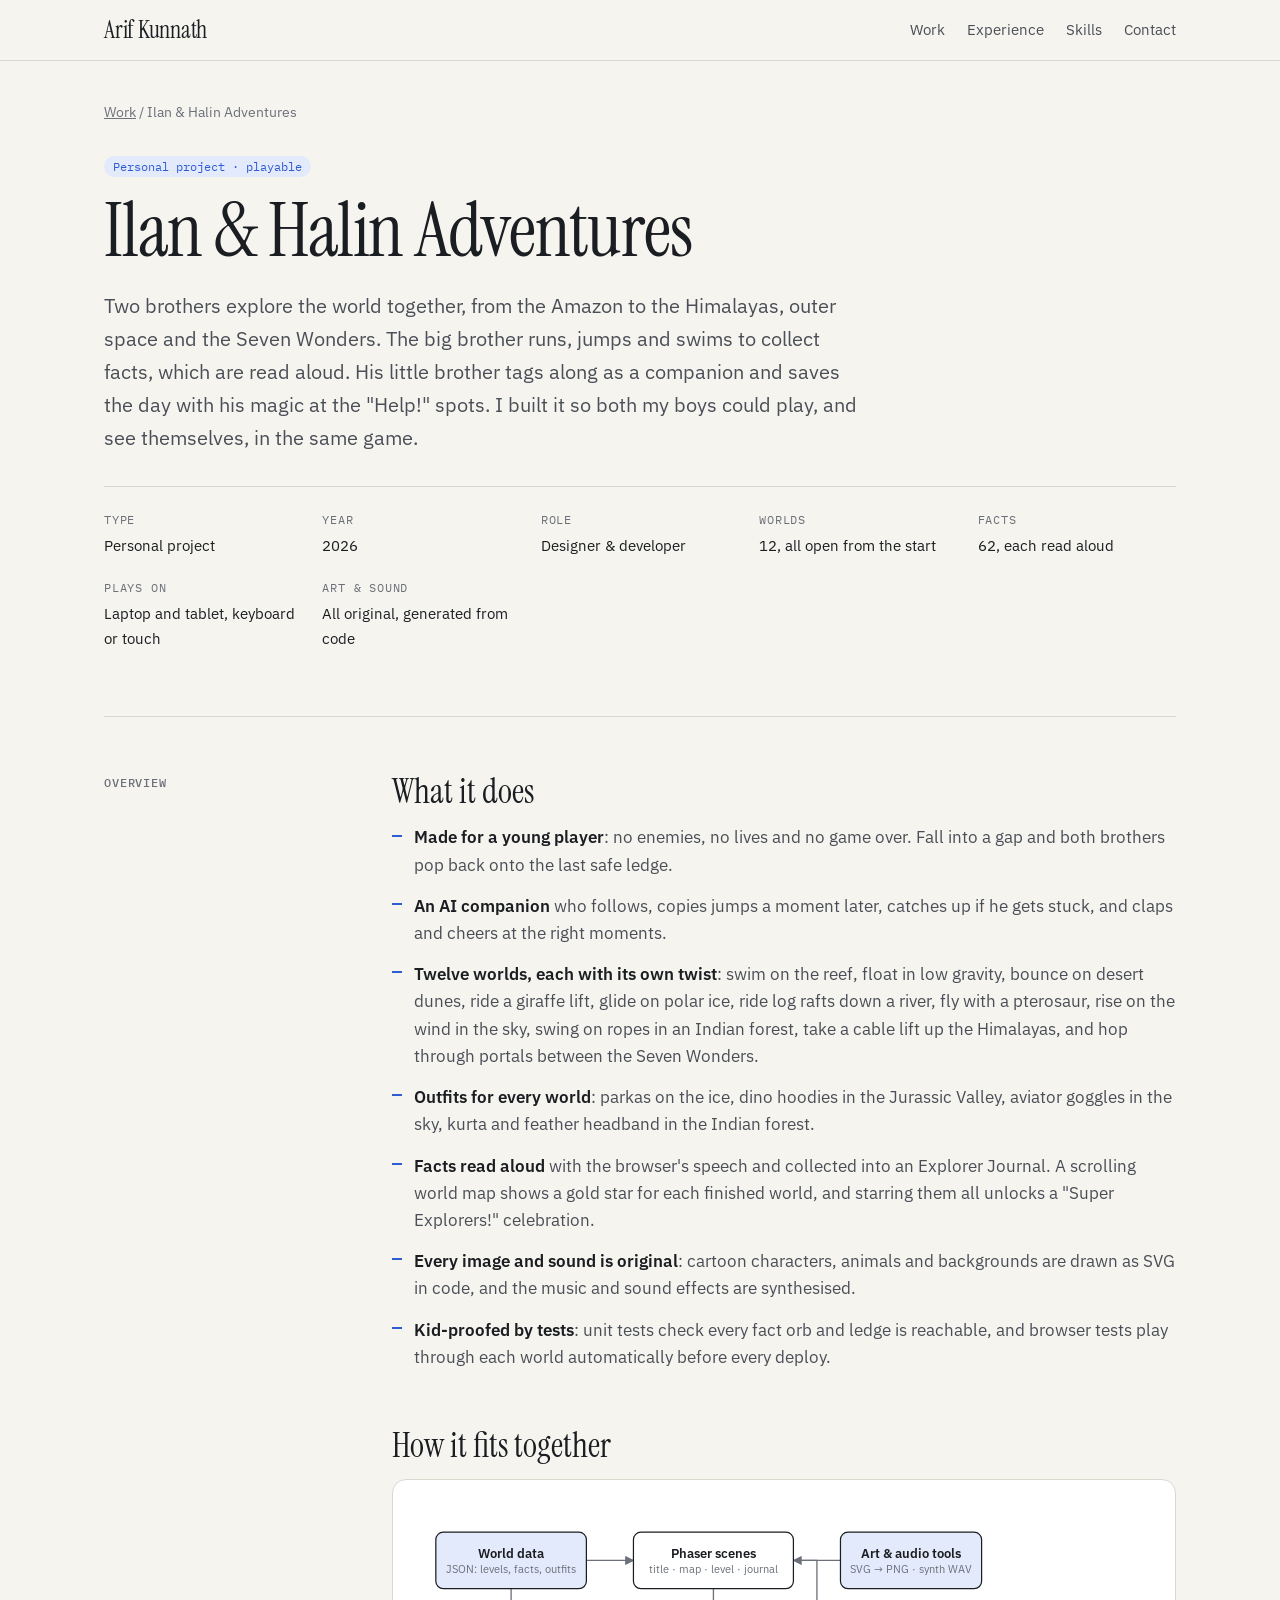
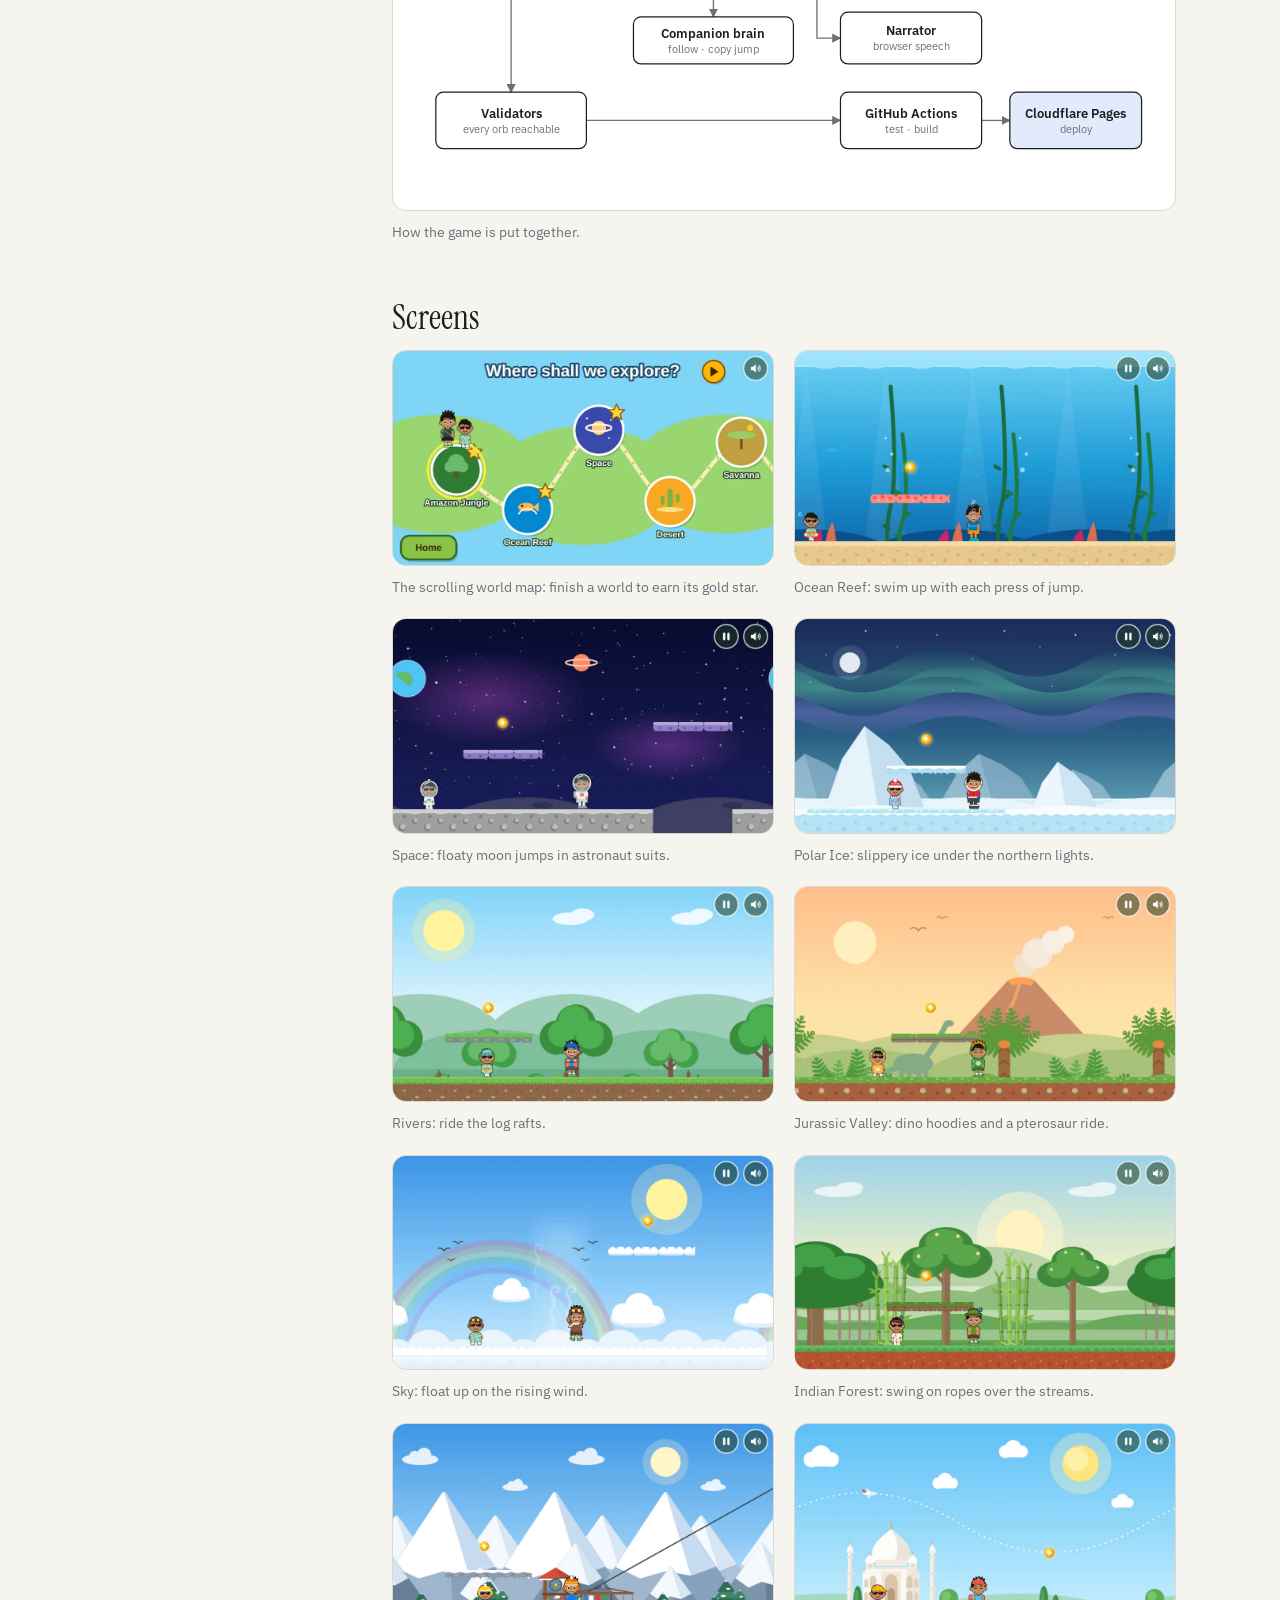
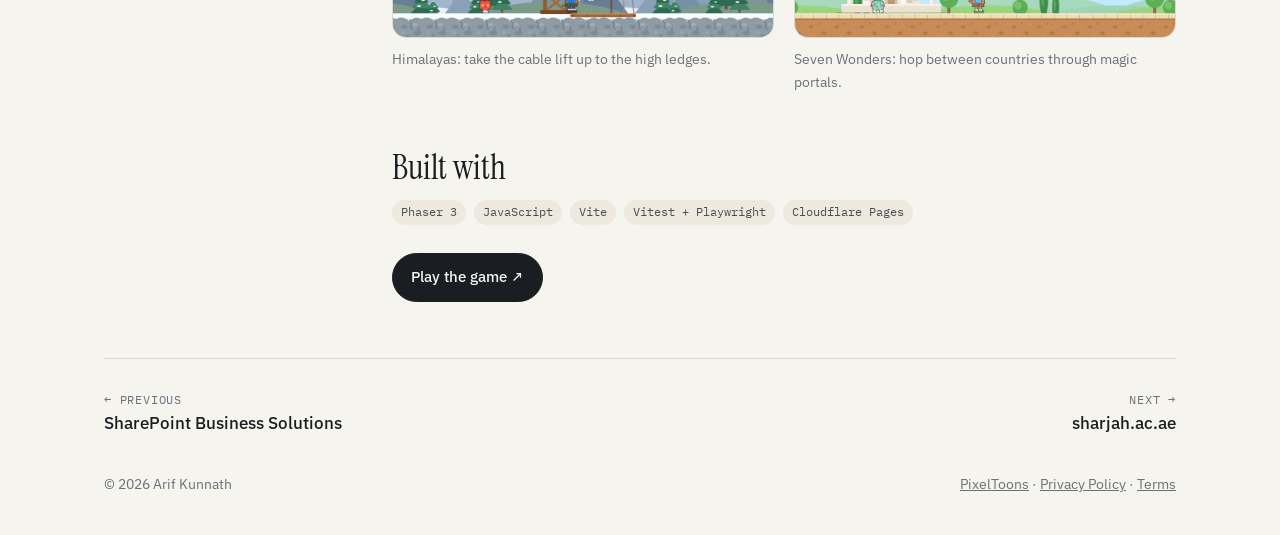
<file: projects/ilan-halin-adventures.html>
<!doctype html>
<html lang="en">
<head>
<meta charset="utf-8">
<meta name="viewport" content="width=device-width, initial-scale=1">
<title>Ilan &amp; Halin Adventures · Arif Kunnath</title>
<meta name="description" content="A gentle 2D platformer I made for my two sons, with 62 read-aloud facts across twelve worlds.">
<meta property="og:type" content="website">
<meta property="og:title" content="Ilan &amp; Halin Adventures · Arif Kunnath">
<meta property="og:description" content="A gentle 2D platformer I made for my two sons, with 62 read-aloud facts across twelve worlds.">
<meta property="og:image" content="https://arifkunnath.github.io/assets/img/og.png">
<meta name="twitter:card" content="summary_large_image">
<link rel="canonical" href="https://arifkunnath.github.io/projects/ilan-halin-adventures.html">
<meta name="theme-color" content="#F6F4EF">
<link rel="icon" href="data:image/svg+xml,%3Csvg xmlns='http://www.w3.org/2000/svg' viewBox='0 0 64 64'%3E%3Crect width='64' height='64' rx='14' fill='%231A1D21'/%3E%3Ctext x='32' y='44' font-family='Georgia' font-size='34' fill='%23F6F4EF' text-anchor='middle'%3EAK%3C/text%3E%3C/svg%3E">
<link rel="preconnect" href="https://fonts.googleapis.com"><link rel="preconnect" href="https://fonts.gstatic.com" crossorigin><link href="https://fonts.googleapis.com/css2?family=IBM+Plex+Mono:wght@400;500&family=IBM+Plex+Sans:wght@400;500;600&family=Instrument+Serif:ital@0;1&display=swap" rel="stylesheet">
<link rel="stylesheet" href="../assets/site.css">
</head>
<body>
<a class="skip" href="#main">Skip to content</a><header class="top"><div class="wrap">
<a class="brand" href="../index.html">Arif Kunnath</a>
<nav class="nav" aria-label="Main"><a href="../index.html#work">Work</a><a class="hide-sm" href="../index.html#experience">Experience</a><a class="hide-sm" href="../index.html#skills">Skills</a><a href="../index.html#contact">Contact</a></nav>
</div></header>
<main class="wrap" id="main">
<p class="crumb"><a href="../index.html#work">Work</a> / Ilan &amp; Halin Adventures</p>
<div class="p-hero">
<span class="tag live">Personal project · playable</span>
<h1>Ilan &amp; Halin Adventures</h1>
<p class="lede">Two brothers explore the world together, from the Amazon to the Himalayas, outer space and the Seven Wonders. The big brother runs, jumps and swims to collect facts, which are read aloud. His little brother tags along as a companion and saves the day with his magic at the &quot;Help!&quot; spots. I built it so both my boys could play, and see themselves, in the same game.</p>
<dl class="meta"><div><dt>Type</dt><dd>Personal project</dd></div><div><dt>Year</dt><dd>2026</dd></div><div><dt>Role</dt><dd>Designer &amp; developer</dd></div><div><dt>Worlds</dt><dd>12, all open from the start</dd></div><div><dt>Facts</dt><dd>62, each read aloud</dd></div><div><dt>Plays on</dt><dd>Laptop and tablet, keyboard or touch</dd></div><div><dt>Art &amp; sound</dt><dd>All original, generated from code</dd></div></dl>
</div>
<div class="p-body">
<aside><h2>Overview</h2></aside>
<div>
<div class="block"><h2 class="h">What it does</h2><ul class="hl"><li><b>Made for a young player</b>: no enemies, no lives and no game over. Fall into a gap and both brothers pop back onto the last safe ledge.</li><li><b>An AI companion</b> who follows, copies jumps a moment later, catches up if he gets stuck, and claps and cheers at the right moments.</li><li><b>Twelve worlds, each with its own twist</b>: swim on the reef, float in low gravity, bounce on desert dunes, ride a giraffe lift, glide on polar ice, ride log rafts down a river, fly with a pterosaur, rise on the wind in the sky, swing on ropes in an Indian forest, take a cable lift up the Himalayas, and hop through portals between the Seven Wonders.</li><li><b>Outfits for every world</b>: parkas on the ice, dino hoodies in the Jurassic Valley, aviator goggles in the sky, kurta and feather headband in the Indian forest.</li><li><b>Facts read aloud</b> with the browser's speech and collected into an Explorer Journal. A scrolling world map shows a gold star for each finished world, and starring them all unlocks a "Super Explorers!" celebration.</li><li><b>Every image and sound is original</b>: cartoon characters, animals and backgrounds are drawn as SVG in code, and the music and sound effects are synthesised.</li><li><b>Kid-proofed by tests</b>: unit tests check every fact orb and ledge is reachable, and browser tests play through each world automatically before every deploy.</li></ul></div>
<div class="block"><h2 class="h">How it fits together</h2>
<figure><div class="frame pad scroll"><svg class="dg" viewBox="0 0 780 300" role="img" xmlns="http://www.w3.org/2000/svg"><defs><marker id="ah10" viewBox="0 0 10 10" refX="9" refY="5" markerWidth="7" markerHeight="7" orient="auto-start-reverse"><path class="ah" d="M0,0 L10,5 L0,10 z"/></marker></defs><path class="e" d="M180,60.0 H230" marker-end="url(#ah10)"/><path class="e" d="M100.0,90 V200" marker-end="url(#ah10)"/><path class="e" d="M450,60.0 H400" marker-end="url(#ah10)"/><path class="e" d="M315.0,90 V120" marker-end="url(#ah10)"/><path class="e" d="M400,60.0 H425.0 V142.5 H450" marker-end="url(#ah10)"/><path class="e" d="M180,230.0 H450" marker-end="url(#ah10)"/><path class="e" d="M600,230.0 H630" marker-end="url(#ah10)"/><rect class="n alt" x="20" y="30" width="160" height="60" rx="8"/><text class="t" x="100.0" y="57.0" text-anchor="middle">World data</text><text class="s" x="100.0" y="73.0" text-anchor="middle">JSON: levels, facts, outfits</text><rect class="n " x="20" y="200" width="160" height="60" rx="8"/><text class="t" x="100.0" y="227.0" text-anchor="middle">Validators</text><text class="s" x="100.0" y="243.0" text-anchor="middle">every orb reachable</text><rect class="n " x="230" y="30" width="170" height="60" rx="8"/><text class="t" x="315.0" y="57.0" text-anchor="middle">Phaser scenes</text><text class="s" x="315.0" y="73.0" text-anchor="middle">title · map · level · journal</text><rect class="n " x="230" y="120" width="170" height="50" rx="8"/><text class="t" x="315.0" y="142.0" text-anchor="middle">Companion brain</text><text class="s" x="315.0" y="158.0" text-anchor="middle">follow · copy jump</text><rect class="n " x="450" y="115" width="150" height="55" rx="8"/><text class="t" x="525.0" y="139.5" text-anchor="middle">Narrator</text><text class="s" x="525.0" y="155.5" text-anchor="middle">browser speech</text><rect class="n alt" x="450" y="30" width="150" height="60" rx="8"/><text class="t" x="525.0" y="57.0" text-anchor="middle">Art &amp; audio tools</text><text class="s" x="525.0" y="73.0" text-anchor="middle">SVG → PNG · synth WAV</text><rect class="n " x="450" y="200" width="150" height="60" rx="8"/><text class="t" x="525.0" y="227.0" text-anchor="middle">GitHub Actions</text><text class="s" x="525.0" y="243.0" text-anchor="middle">test · build</text><rect class="n alt" x="630" y="200" width="140" height="60" rx="8"/><text class="t" x="700.0" y="227.0" text-anchor="middle">Cloudflare Pages</text><text class="s" x="700.0" y="243.0" text-anchor="middle">deploy</text></svg></div><figcaption>How the game is put together.</figcaption></figure></div>
<div class="block"><h2 class="h">Screens</h2><div class="gallery"><figure><div class="frame"><img src="../assets/img/ih-map.webp" alt="The scrolling world map: finish a world to earn its gold star." loading="lazy" decoding="async" width="960" height="540"></div><figcaption>The scrolling world map: finish a world to earn its gold star.</figcaption></figure><figure><div class="frame"><img src="../assets/img/ih-ocean.webp" alt="Ocean Reef: swim up with each press of jump." loading="lazy" decoding="async" width="960" height="540"></div><figcaption>Ocean Reef: swim up with each press of jump.</figcaption></figure><figure><div class="frame"><img src="../assets/img/ih-space.webp" alt="Space: floaty moon jumps in astronaut suits." loading="lazy" decoding="async" width="960" height="540"></div><figcaption>Space: floaty moon jumps in astronaut suits.</figcaption></figure><figure><div class="frame"><img src="../assets/img/ih-polar.webp" alt="Polar Ice: slippery ice under the northern lights." loading="lazy" decoding="async" width="960" height="540"></div><figcaption>Polar Ice: slippery ice under the northern lights.</figcaption></figure><figure><div class="frame"><img src="../assets/img/ih-rivers.webp" alt="Rivers: ride the log rafts." loading="lazy" decoding="async" width="960" height="540"></div><figcaption>Rivers: ride the log rafts.</figcaption></figure><figure><div class="frame"><img src="../assets/img/ih-dino.webp" alt="Jurassic Valley: dino hoodies and a pterosaur ride." loading="lazy" decoding="async" width="960" height="540"></div><figcaption>Jurassic Valley: dino hoodies and a pterosaur ride.</figcaption></figure><figure><div class="frame"><img src="../assets/img/ih-sky.webp" alt="Sky: float up on the rising wind." loading="lazy" decoding="async" width="960" height="540"></div><figcaption>Sky: float up on the rising wind.</figcaption></figure><figure><div class="frame"><img src="../assets/img/ih-indianforest.webp" alt="Indian Forest: swing on ropes over the streams." loading="lazy" decoding="async" width="960" height="540"></div><figcaption>Indian Forest: swing on ropes over the streams.</figcaption></figure><figure><div class="frame"><img src="../assets/img/ih-himalayas.webp" alt="Himalayas: take the cable lift up to the high ledges." loading="lazy" decoding="async" width="960" height="540"></div><figcaption>Himalayas: take the cable lift up to the high ledges.</figcaption></figure><figure><div class="frame"><img src="../assets/img/ih-wonders.webp" alt="Seven Wonders: hop between countries through magic portals." loading="lazy" decoding="async" width="960" height="540"></div><figcaption>Seven Wonders: hop between countries through magic portals.</figcaption></figure></div></div>
<div class="block"><h2 class="h">Built with</h2><div style="display:flex;flex-wrap:wrap;gap:8px"><span class="tag">Phaser 3</span><span class="tag">JavaScript</span><span class="tag">Vite</span><span class="tag">Vitest + Playwright</span><span class="tag">Cloudflare Pages</span></div>
<div class="btns" style="margin-top:28px"><a class="btn primary" href="https://ilanhalinworld.pages.dev/">Play the game ↗</a></div></div>
</div></div>
<nav class="next"><a href="sharepoint-solutions.html"><span>← Previous</span>SharePoint Business Solutions</a><a href="university-website.html" style="text-align:right"><span>Next →</span>sharjah.ac.ae</a></nav>
</main>
<footer class="site"><div class="wrap"><span>© 2026 Arif Kunnath</span><span><a href="../pixeltoons/">PixelToons</a> · <a href="../privacy.html">Privacy Policy</a> · <a href="../terms.html">Terms</a></span></div></footer>
</body>
</html>
</file>
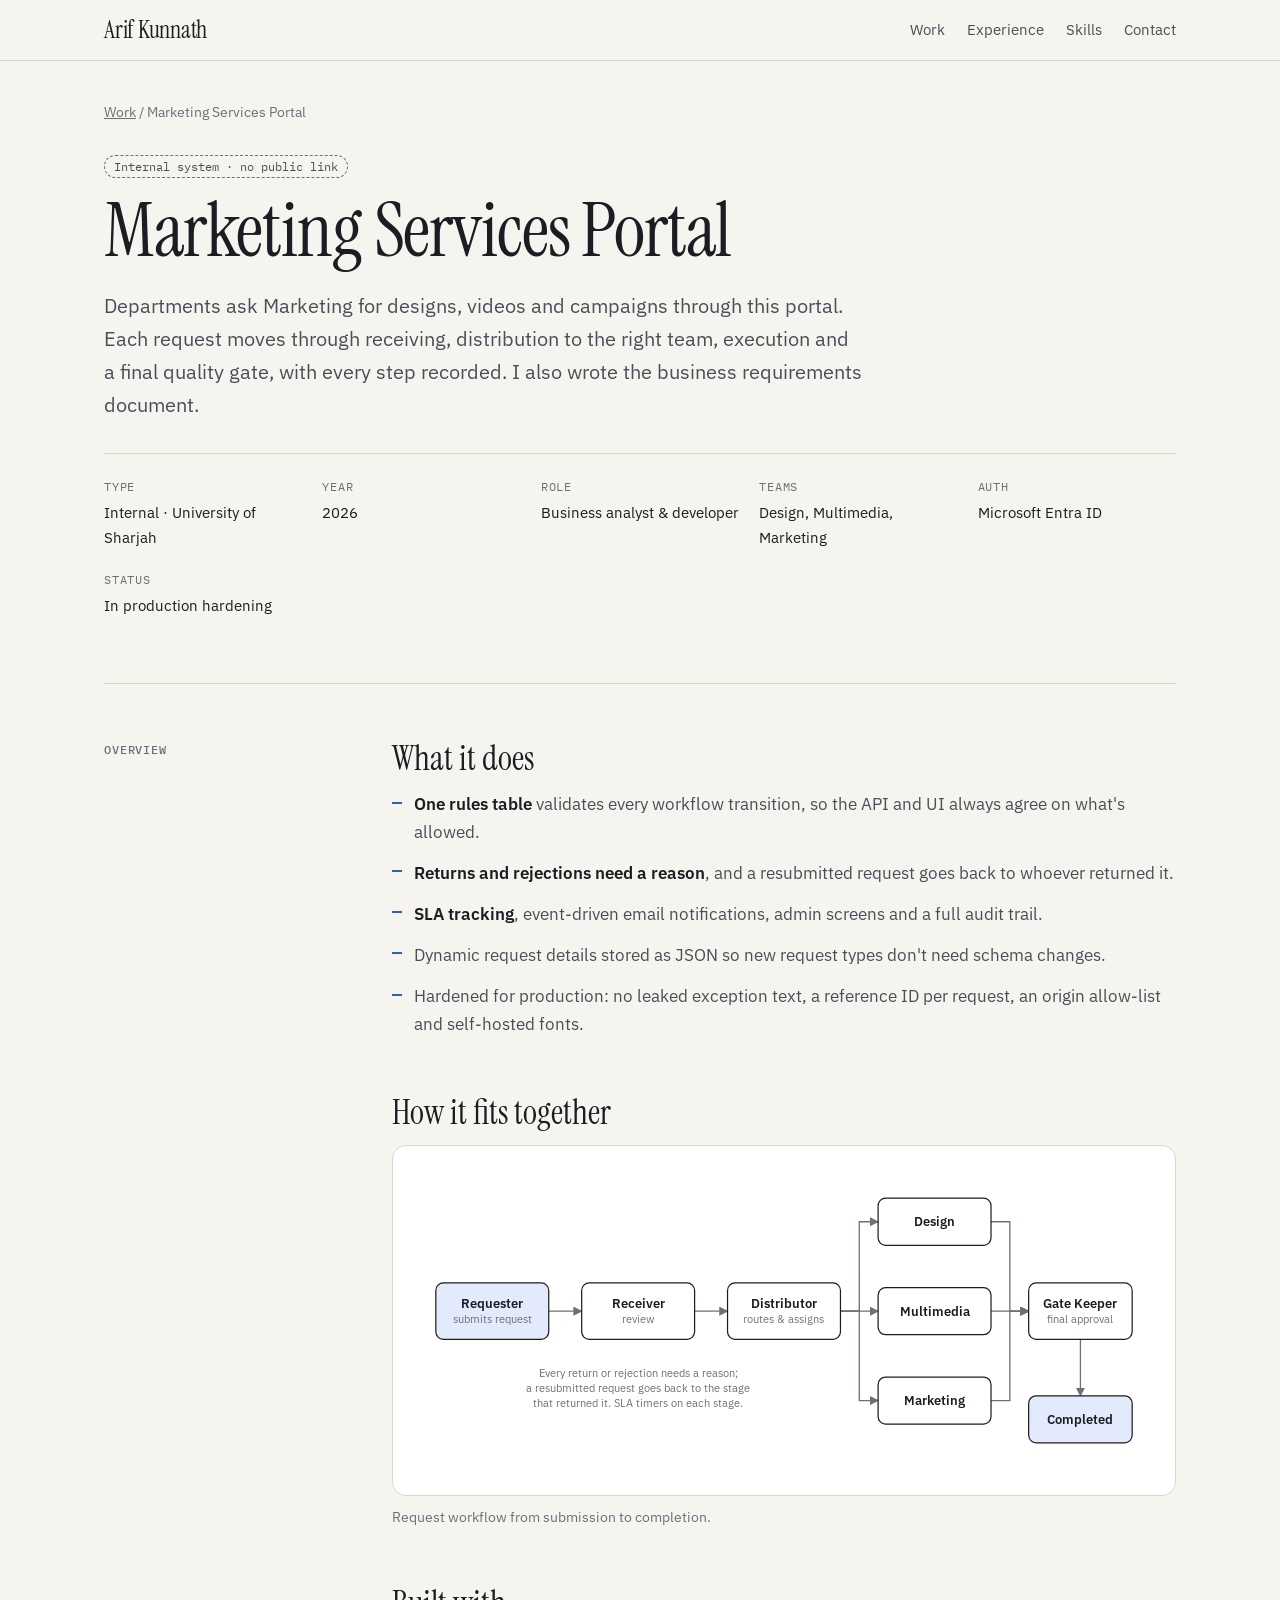
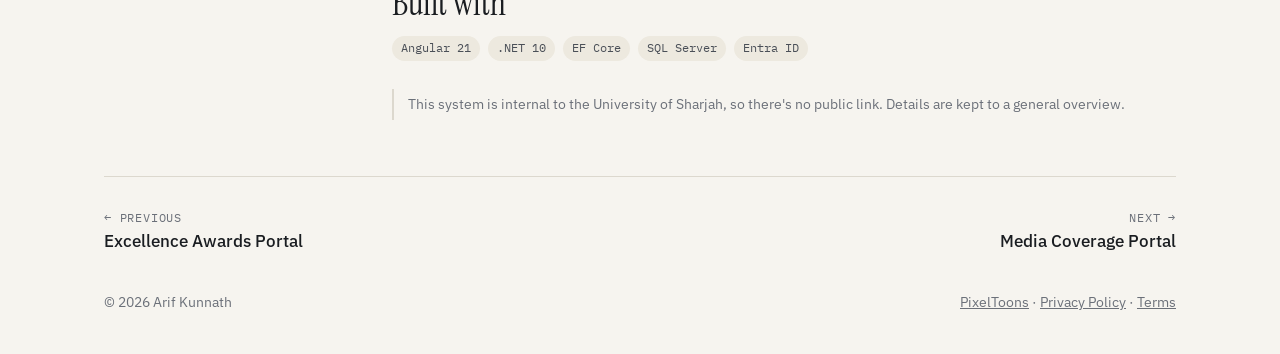
<file: projects/marketing-services.html>
<!doctype html>
<html lang="en">
<head>
<meta charset="utf-8">
<meta name="viewport" content="width=device-width, initial-scale=1">
<title>Marketing Services Portal · Arif Kunnath</title>
<meta name="description" content="Request management for the Marketing Department with multi-stage routing and SLAs.">
<meta property="og:type" content="website">
<meta property="og:title" content="Marketing Services Portal · Arif Kunnath">
<meta property="og:description" content="Request management for the Marketing Department with multi-stage routing and SLAs.">
<meta property="og:image" content="https://arifkunnath.github.io/assets/img/og.png">
<meta name="twitter:card" content="summary_large_image">
<link rel="canonical" href="https://arifkunnath.github.io/projects/marketing-services.html">
<meta name="theme-color" content="#F6F4EF">
<link rel="icon" href="data:image/svg+xml,%3Csvg xmlns='http://www.w3.org/2000/svg' viewBox='0 0 64 64'%3E%3Crect width='64' height='64' rx='14' fill='%231A1D21'/%3E%3Ctext x='32' y='44' font-family='Georgia' font-size='34' fill='%23F6F4EF' text-anchor='middle'%3EAK%3C/text%3E%3C/svg%3E">
<link rel="preconnect" href="https://fonts.googleapis.com"><link rel="preconnect" href="https://fonts.gstatic.com" crossorigin><link href="https://fonts.googleapis.com/css2?family=IBM+Plex+Mono:wght@400;500&family=IBM+Plex+Sans:wght@400;500;600&family=Instrument+Serif:ital@0;1&display=swap" rel="stylesheet">
<link rel="stylesheet" href="../assets/site.css">
</head>
<body>
<a class="skip" href="#main">Skip to content</a><header class="top"><div class="wrap">
<a class="brand" href="../index.html">Arif Kunnath</a>
<nav class="nav" aria-label="Main"><a href="../index.html#work">Work</a><a class="hide-sm" href="../index.html#experience">Experience</a><a class="hide-sm" href="../index.html#skills">Skills</a><a href="../index.html#contact">Contact</a></nav>
</div></header>
<main class="wrap" id="main">
<p class="crumb"><a href="../index.html#work">Work</a> / Marketing Services Portal</p>
<div class="p-hero">
<span class="tag internal">Internal system · no public link</span>
<h1>Marketing Services Portal</h1>
<p class="lede">Departments ask Marketing for designs, videos and campaigns through this portal. Each request moves through receiving, distribution to the right team, execution and a final quality gate, with every step recorded. I also wrote the business requirements document.</p>
<dl class="meta"><div><dt>Type</dt><dd>Internal · University of Sharjah</dd></div><div><dt>Year</dt><dd>2026</dd></div><div><dt>Role</dt><dd>Business analyst &amp; developer</dd></div><div><dt>Teams</dt><dd>Design, Multimedia, Marketing</dd></div><div><dt>Auth</dt><dd>Microsoft Entra ID</dd></div><div><dt>Status</dt><dd>In production hardening</dd></div></dl>
</div>
<div class="p-body">
<aside><h2>Overview</h2></aside>
<div>
<div class="block"><h2 class="h">What it does</h2><ul class="hl"><li><b>One rules table</b> validates every workflow transition, so the API and UI always agree on what's allowed.</li><li><b>Returns and rejections need a reason</b>, and a resubmitted request goes back to whoever returned it.</li><li><b>SLA tracking</b>, event-driven email notifications, admin screens and a full audit trail.</li><li>Dynamic request details stored as JSON so new request types don't need schema changes.</li><li>Hardened for production: no leaked exception text, a reference ID per request, an origin allow-list and self-hosted fonts.</li></ul></div>
<div class="block"><h2 class="h">How it fits together</h2>
<figure><div class="frame pad scroll"><svg class="dg" viewBox="0 0 780 320" role="img" xmlns="http://www.w3.org/2000/svg"><defs><marker id="ah5" viewBox="0 0 10 10" refX="9" refY="5" markerWidth="7" markerHeight="7" orient="auto-start-reverse"><path class="ah" d="M0,0 L10,5 L0,10 z"/></marker></defs><path class="e" d="M140,150.0 H175" marker-end="url(#ah5)"/><path class="e" d="M295,150.0 H330" marker-end="url(#ah5)"/><path class="e" d="M450,150.0 H470.0 V55.0 H490" marker-end="url(#ah5)"/><path class="e" d="M450,150.0 H490" marker-end="url(#ah5)"/><path class="e" d="M450,150.0 H470.0 V245.0 H490" marker-end="url(#ah5)"/><path class="e" d="M610,55.0 H630.0 V150.0 H650" marker-end="url(#ah5)"/><path class="e" d="M610,150.0 H650" marker-end="url(#ah5)"/><path class="e" d="M610,245.0 H630.0 V150.0 H650" marker-end="url(#ah5)"/><path class="e" d="M705.0,180 V240" marker-end="url(#ah5)"/><rect class="n alt" x="20" y="120" width="120" height="60" rx="8"/><text class="t" x="80.0" y="147.0" text-anchor="middle">Requester</text><text class="s" x="80.0" y="163.0" text-anchor="middle">submits request</text><rect class="n " x="175" y="120" width="120" height="60" rx="8"/><text class="t" x="235.0" y="147.0" text-anchor="middle">Receiver</text><text class="s" x="235.0" y="163.0" text-anchor="middle">review</text><rect class="n " x="330" y="120" width="120" height="60" rx="8"/><text class="t" x="390.0" y="147.0" text-anchor="middle">Distributor</text><text class="s" x="390.0" y="163.0" text-anchor="middle">routes &amp; assigns</text><rect class="n " x="490" y="30" width="120" height="50" rx="8"/><text class="t" x="550.0" y="60.0" text-anchor="middle">Design</text><rect class="n " x="490" y="125" width="120" height="50" rx="8"/><text class="t" x="550.0" y="155.0" text-anchor="middle">Multimedia</text><rect class="n " x="490" y="220" width="120" height="50" rx="8"/><text class="t" x="550.0" y="250.0" text-anchor="middle">Marketing</text><rect class="n " x="650" y="120" width="110" height="60" rx="8"/><text class="t" x="705.0" y="147.0" text-anchor="middle">Gate Keeper</text><text class="s" x="705.0" y="163.0" text-anchor="middle">final approval</text><rect class="n alt" x="650" y="240" width="110" height="50" rx="8"/><text class="t" x="705.0" y="270.0" text-anchor="middle">Completed</text><text class="s" x="235" y="220" text-anchor="middle">Every return or rejection needs a reason;</text><text class="s" x="235" y="236" text-anchor="middle">a resubmitted request goes back to the stage</text><text class="s" x="235" y="252" text-anchor="middle">that returned it. SLA timers on each stage.</text></svg></div><figcaption>Request workflow from submission to completion.</figcaption></figure></div>

<div class="block"><h2 class="h">Built with</h2><div style="display:flex;flex-wrap:wrap;gap:8px"><span class="tag">Angular 21</span><span class="tag">.NET 10</span><span class="tag">EF Core</span><span class="tag">SQL Server</span><span class="tag">Entra ID</span></div>
<p class="note">This system is internal to the University of Sharjah, so there's no public link. Details are kept to a general overview.</p></div>
</div></div>
<nav class="next"><a href="awards-portal.html"><span>← Previous</span>Excellence Awards Portal</a><a href="media-coverage.html" style="text-align:right"><span>Next →</span>Media Coverage Portal</a></nav>
</main>
<footer class="site"><div class="wrap"><span>© 2026 Arif Kunnath</span><span><a href="../pixeltoons/">PixelToons</a> · <a href="../privacy.html">Privacy Policy</a> · <a href="../terms.html">Terms</a></span></div></footer>
</body>
</html>
</file>
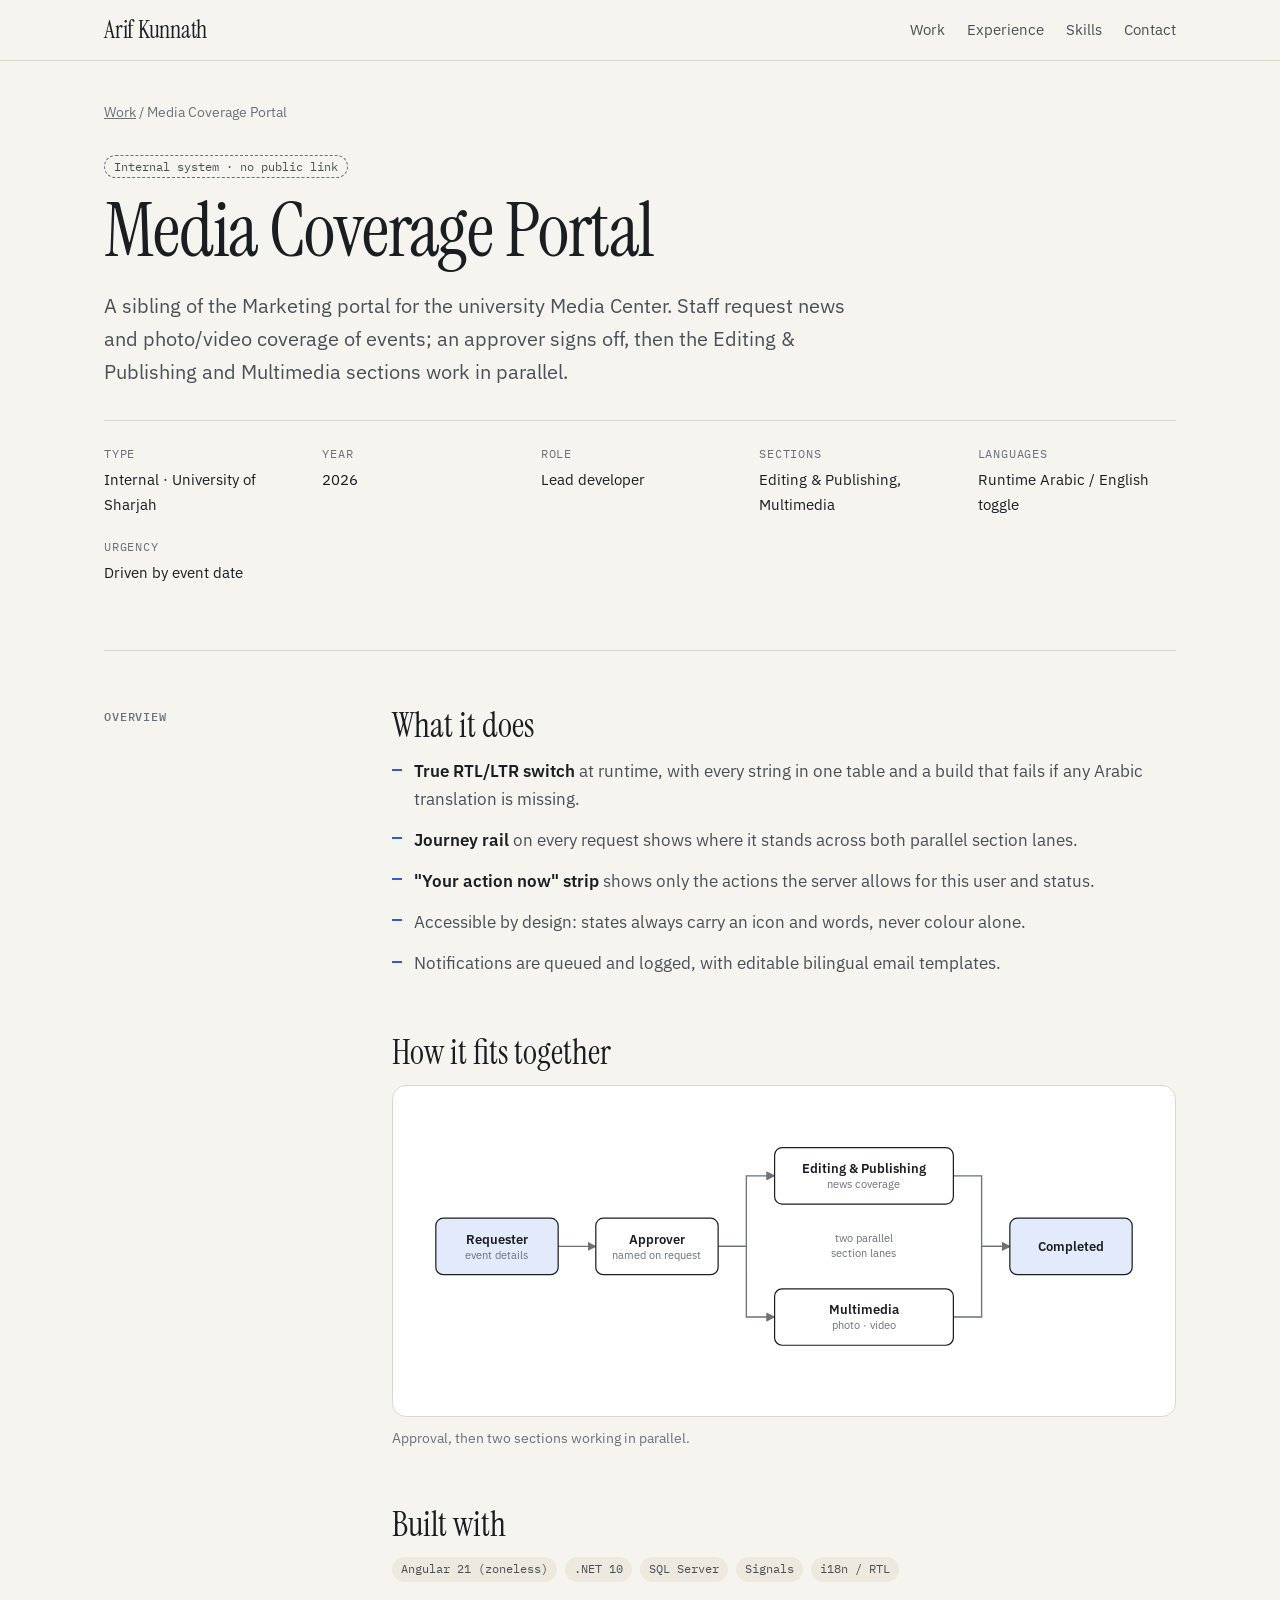
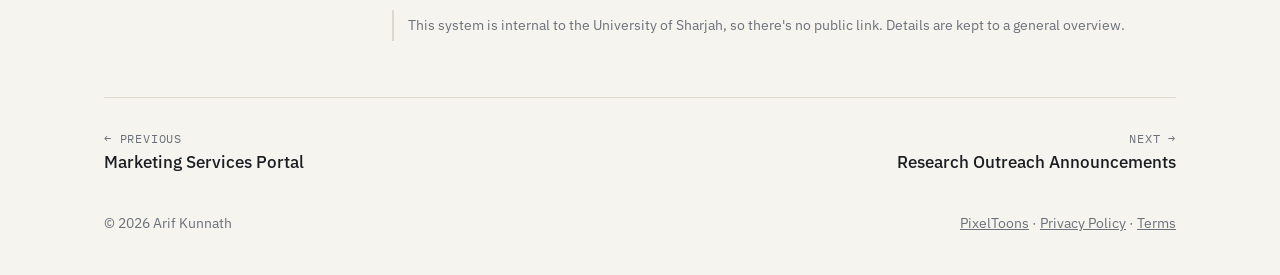
<file: projects/media-coverage.html>
<!doctype html>
<html lang="en">
<head>
<meta charset="utf-8">
<meta name="viewport" content="width=device-width, initial-scale=1">
<title>Media Coverage Portal · Arif Kunnath</title>
<meta name="description" content="Bilingual, right-to-left aware portal for Media Center coverage requests.">
<meta property="og:type" content="website">
<meta property="og:title" content="Media Coverage Portal · Arif Kunnath">
<meta property="og:description" content="Bilingual, right-to-left aware portal for Media Center coverage requests.">
<meta property="og:image" content="https://arifkunnath.github.io/assets/img/og.png">
<meta name="twitter:card" content="summary_large_image">
<link rel="canonical" href="https://arifkunnath.github.io/projects/media-coverage.html">
<meta name="theme-color" content="#F6F4EF">
<link rel="icon" href="data:image/svg+xml,%3Csvg xmlns='http://www.w3.org/2000/svg' viewBox='0 0 64 64'%3E%3Crect width='64' height='64' rx='14' fill='%231A1D21'/%3E%3Ctext x='32' y='44' font-family='Georgia' font-size='34' fill='%23F6F4EF' text-anchor='middle'%3EAK%3C/text%3E%3C/svg%3E">
<link rel="preconnect" href="https://fonts.googleapis.com"><link rel="preconnect" href="https://fonts.gstatic.com" crossorigin><link href="https://fonts.googleapis.com/css2?family=IBM+Plex+Mono:wght@400;500&family=IBM+Plex+Sans:wght@400;500;600&family=Instrument+Serif:ital@0;1&display=swap" rel="stylesheet">
<link rel="stylesheet" href="../assets/site.css">
</head>
<body>
<a class="skip" href="#main">Skip to content</a><header class="top"><div class="wrap">
<a class="brand" href="../index.html">Arif Kunnath</a>
<nav class="nav" aria-label="Main"><a href="../index.html#work">Work</a><a class="hide-sm" href="../index.html#experience">Experience</a><a class="hide-sm" href="../index.html#skills">Skills</a><a href="../index.html#contact">Contact</a></nav>
</div></header>
<main class="wrap" id="main">
<p class="crumb"><a href="../index.html#work">Work</a> / Media Coverage Portal</p>
<div class="p-hero">
<span class="tag internal">Internal system · no public link</span>
<h1>Media Coverage Portal</h1>
<p class="lede">A sibling of the Marketing portal for the university Media Center. Staff request news and photo/video coverage of events; an approver signs off, then the Editing &amp; Publishing and Multimedia sections work in parallel.</p>
<dl class="meta"><div><dt>Type</dt><dd>Internal · University of Sharjah</dd></div><div><dt>Year</dt><dd>2026</dd></div><div><dt>Role</dt><dd>Lead developer</dd></div><div><dt>Sections</dt><dd>Editing &amp; Publishing, Multimedia</dd></div><div><dt>Languages</dt><dd>Runtime Arabic / English toggle</dd></div><div><dt>Urgency</dt><dd>Driven by event date</dd></div></dl>
</div>
<div class="p-body">
<aside><h2>Overview</h2></aside>
<div>
<div class="block"><h2 class="h">What it does</h2><ul class="hl"><li><b>True RTL/LTR switch</b> at runtime, with every string in one table and a build that fails if any Arabic translation is missing.</li><li><b>Journey rail</b> on every request shows where it stands across both parallel section lanes.</li><li><b>"Your action now" strip</b> shows only the actions the server allows for this user and status.</li><li>Accessible by design: states always carry an icon and words, never colour alone.</li><li>Notifications are queued and logged, with editable bilingual email templates.</li></ul></div>
<div class="block"><h2 class="h">How it fits together</h2>
<figure><div class="frame pad scroll"><svg class="dg" viewBox="0 0 780 300" role="img" xmlns="http://www.w3.org/2000/svg"><defs><marker id="ah6" viewBox="0 0 10 10" refX="9" refY="5" markerWidth="7" markerHeight="7" orient="auto-start-reverse"><path class="ah" d="M0,0 L10,5 L0,10 z"/></marker></defs><path class="e" d="M150,145.0 H190" marker-end="url(#ah6)"/><path class="e" d="M320,145.0 H350.0 V70.0 H380" marker-end="url(#ah6)"/><path class="e" d="M320,145.0 H350.0 V220.0 H380" marker-end="url(#ah6)"/><path class="e" d="M570,70.0 H600.0 V145.0 H630" marker-end="url(#ah6)"/><path class="e" d="M570,220.0 H600.0 V145.0 H630" marker-end="url(#ah6)"/><rect class="n alt" x="20" y="115" width="130" height="60" rx="8"/><text class="t" x="85.0" y="142.0" text-anchor="middle">Requester</text><text class="s" x="85.0" y="158.0" text-anchor="middle">event details</text><rect class="n " x="190" y="115" width="130" height="60" rx="8"/><text class="t" x="255.0" y="142.0" text-anchor="middle">Approver</text><text class="s" x="255.0" y="158.0" text-anchor="middle">named on request</text><rect class="n " x="380" y="40" width="190" height="60" rx="8"/><text class="t" x="475.0" y="67.0" text-anchor="middle">Editing &amp; Publishing</text><text class="s" x="475.0" y="83.0" text-anchor="middle">news coverage</text><rect class="n " x="380" y="190" width="190" height="60" rx="8"/><text class="t" x="475.0" y="217.0" text-anchor="middle">Multimedia</text><text class="s" x="475.0" y="233.0" text-anchor="middle">photo · video</text><rect class="n alt" x="630" y="115" width="130" height="60" rx="8"/><text class="t" x="695.0" y="150.0" text-anchor="middle">Completed</text><text class="s" x="475" y="140" text-anchor="middle">two parallel</text><text class="s" x="475" y="156" text-anchor="middle">section lanes</text></svg></div><figcaption>Approval, then two sections working in parallel.</figcaption></figure></div>

<div class="block"><h2 class="h">Built with</h2><div style="display:flex;flex-wrap:wrap;gap:8px"><span class="tag">Angular 21 (zoneless)</span><span class="tag">.NET 10</span><span class="tag">SQL Server</span><span class="tag">Signals</span><span class="tag">i18n / RTL</span></div>
<p class="note">This system is internal to the University of Sharjah, so there's no public link. Details are kept to a general overview.</p></div>
</div></div>
<nav class="next"><a href="marketing-services.html"><span>← Previous</span>Marketing Services Portal</a><a href="research-outreach.html" style="text-align:right"><span>Next →</span>Research Outreach Announcements</a></nav>
</main>
<footer class="site"><div class="wrap"><span>© 2026 Arif Kunnath</span><span><a href="../pixeltoons/">PixelToons</a> · <a href="../privacy.html">Privacy Policy</a> · <a href="../terms.html">Terms</a></span></div></footer>
</body>
</html>
</file>
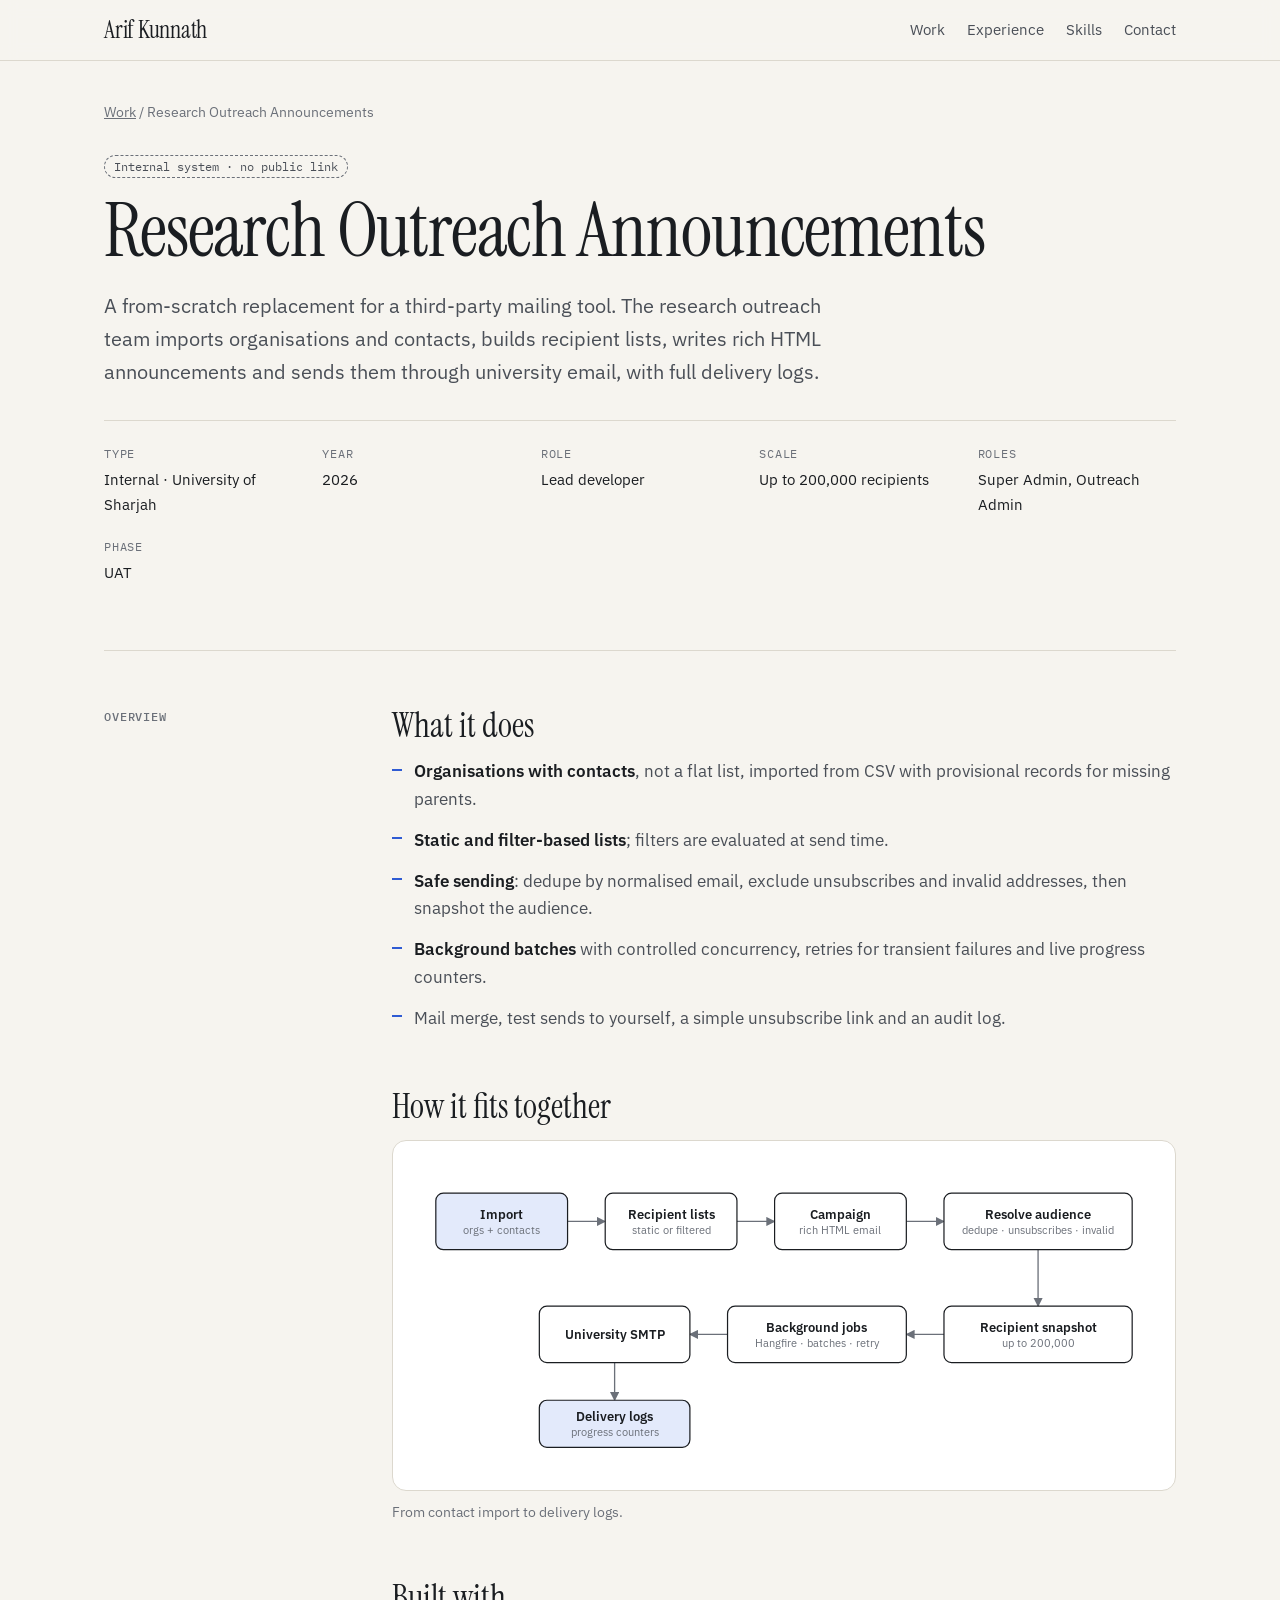
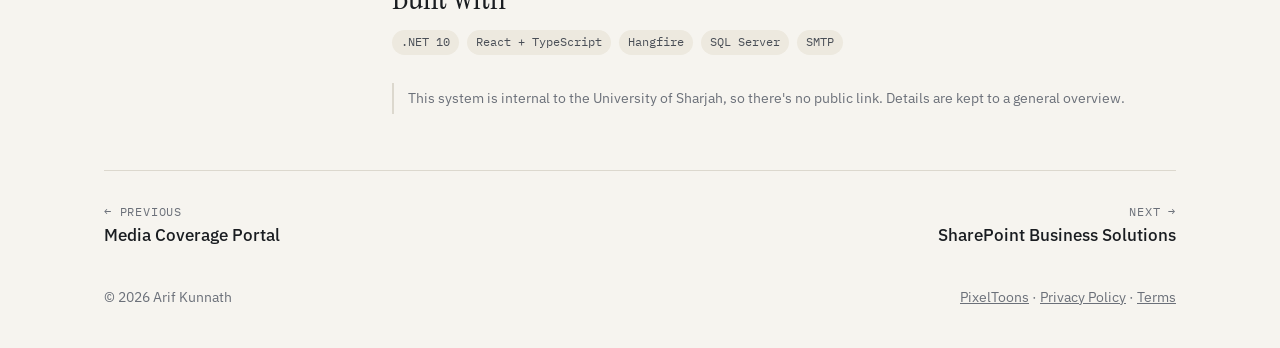
<file: projects/research-outreach.html>
<!doctype html>
<html lang="en">
<head>
<meta charset="utf-8">
<meta name="viewport" content="width=device-width, initial-scale=1">
<title>Research Outreach Announcements · Arif Kunnath</title>
<meta name="description" content="Bulk email campaigns to research partners, built to send to 200,000 recipients.">
<meta property="og:type" content="website">
<meta property="og:title" content="Research Outreach Announcements · Arif Kunnath">
<meta property="og:description" content="Bulk email campaigns to research partners, built to send to 200,000 recipients.">
<meta property="og:image" content="https://arifkunnath.github.io/assets/img/og.png">
<meta name="twitter:card" content="summary_large_image">
<link rel="canonical" href="https://arifkunnath.github.io/projects/research-outreach.html">
<meta name="theme-color" content="#F6F4EF">
<link rel="icon" href="data:image/svg+xml,%3Csvg xmlns='http://www.w3.org/2000/svg' viewBox='0 0 64 64'%3E%3Crect width='64' height='64' rx='14' fill='%231A1D21'/%3E%3Ctext x='32' y='44' font-family='Georgia' font-size='34' fill='%23F6F4EF' text-anchor='middle'%3EAK%3C/text%3E%3C/svg%3E">
<link rel="preconnect" href="https://fonts.googleapis.com"><link rel="preconnect" href="https://fonts.gstatic.com" crossorigin><link href="https://fonts.googleapis.com/css2?family=IBM+Plex+Mono:wght@400;500&family=IBM+Plex+Sans:wght@400;500;600&family=Instrument+Serif:ital@0;1&display=swap" rel="stylesheet">
<link rel="stylesheet" href="../assets/site.css">
</head>
<body>
<a class="skip" href="#main">Skip to content</a><header class="top"><div class="wrap">
<a class="brand" href="../index.html">Arif Kunnath</a>
<nav class="nav" aria-label="Main"><a href="../index.html#work">Work</a><a class="hide-sm" href="../index.html#experience">Experience</a><a class="hide-sm" href="../index.html#skills">Skills</a><a href="../index.html#contact">Contact</a></nav>
</div></header>
<main class="wrap" id="main">
<p class="crumb"><a href="../index.html#work">Work</a> / Research Outreach Announcements</p>
<div class="p-hero">
<span class="tag internal">Internal system · no public link</span>
<h1>Research Outreach Announcements</h1>
<p class="lede">A from-scratch replacement for a third-party mailing tool. The research outreach team imports organisations and contacts, builds recipient lists, writes rich HTML announcements and sends them through university email, with full delivery logs.</p>
<dl class="meta"><div><dt>Type</dt><dd>Internal · University of Sharjah</dd></div><div><dt>Year</dt><dd>2026</dd></div><div><dt>Role</dt><dd>Lead developer</dd></div><div><dt>Scale</dt><dd>Up to 200,000 recipients</dd></div><div><dt>Roles</dt><dd>Super Admin, Outreach Admin</dd></div><div><dt>Phase</dt><dd>UAT</dd></div></dl>
</div>
<div class="p-body">
<aside><h2>Overview</h2></aside>
<div>
<div class="block"><h2 class="h">What it does</h2><ul class="hl"><li><b>Organisations with contacts</b>, not a flat list, imported from CSV with provisional records for missing parents.</li><li><b>Static and filter-based lists</b>; filters are evaluated at send time.</li><li><b>Safe sending</b>: dedupe by normalised email, exclude unsubscribes and invalid addresses, then snapshot the audience.</li><li><b>Background batches</b> with controlled concurrency, retries for transient failures and live progress counters.</li><li>Mail merge, test sends to yourself, a simple unsubscribe link and an audit log.</li></ul></div>
<div class="block"><h2 class="h">How it fits together</h2>
<figure><div class="frame pad scroll"><svg class="dg" viewBox="0 0 780 320" role="img" xmlns="http://www.w3.org/2000/svg"><defs><marker id="ah7" viewBox="0 0 10 10" refX="9" refY="5" markerWidth="7" markerHeight="7" orient="auto-start-reverse"><path class="ah" d="M0,0 L10,5 L0,10 z"/></marker></defs><path class="e" d="M160,60.0 H200" marker-end="url(#ah7)"/><path class="e" d="M340,60.0 H380" marker-end="url(#ah7)"/><path class="e" d="M520,60.0 H560" marker-end="url(#ah7)"/><path class="e" d="M660.0,90 V150" marker-end="url(#ah7)"/><path class="e" d="M560,180.0 H520" marker-end="url(#ah7)"/><path class="e" d="M330,180.0 H290" marker-end="url(#ah7)"/><path class="e" d="M210.0,210 V250" marker-end="url(#ah7)"/><rect class="n alt" x="20" y="30" width="140" height="60" rx="8"/><text class="t" x="90.0" y="57.0" text-anchor="middle">Import</text><text class="s" x="90.0" y="73.0" text-anchor="middle">orgs + contacts</text><rect class="n " x="200" y="30" width="140" height="60" rx="8"/><text class="t" x="270.0" y="57.0" text-anchor="middle">Recipient lists</text><text class="s" x="270.0" y="73.0" text-anchor="middle">static or filtered</text><rect class="n " x="380" y="30" width="140" height="60" rx="8"/><text class="t" x="450.0" y="57.0" text-anchor="middle">Campaign</text><text class="s" x="450.0" y="73.0" text-anchor="middle">rich HTML email</text><rect class="n " x="560" y="30" width="200" height="60" rx="8"/><text class="t" x="660.0" y="57.0" text-anchor="middle">Resolve audience</text><text class="s" x="660.0" y="73.0" text-anchor="middle">dedupe · unsubscribes · invalid</text><rect class="n " x="560" y="150" width="200" height="60" rx="8"/><text class="t" x="660.0" y="177.0" text-anchor="middle">Recipient snapshot</text><text class="s" x="660.0" y="193.0" text-anchor="middle">up to 200,000</text><rect class="n " x="330" y="150" width="190" height="60" rx="8"/><text class="t" x="425.0" y="177.0" text-anchor="middle">Background jobs</text><text class="s" x="425.0" y="193.0" text-anchor="middle">Hangfire · batches · retry</text><rect class="n " x="130" y="150" width="160" height="60" rx="8"/><text class="t" x="210.0" y="185.0" text-anchor="middle">University SMTP</text><rect class="n alt" x="130" y="250" width="160" height="50" rx="8"/><text class="t" x="210.0" y="272.0" text-anchor="middle">Delivery logs</text><text class="s" x="210.0" y="288.0" text-anchor="middle">progress counters</text></svg></div><figcaption>From contact import to delivery logs.</figcaption></figure></div>

<div class="block"><h2 class="h">Built with</h2><div style="display:flex;flex-wrap:wrap;gap:8px"><span class="tag">.NET 10</span><span class="tag">React + TypeScript</span><span class="tag">Hangfire</span><span class="tag">SQL Server</span><span class="tag">SMTP</span></div>
<p class="note">This system is internal to the University of Sharjah, so there's no public link. Details are kept to a general overview.</p></div>
</div></div>
<nav class="next"><a href="media-coverage.html"><span>← Previous</span>Media Coverage Portal</a><a href="sharepoint-solutions.html" style="text-align:right"><span>Next →</span>SharePoint Business Solutions</a></nav>
</main>
<footer class="site"><div class="wrap"><span>© 2026 Arif Kunnath</span><span><a href="../pixeltoons/">PixelToons</a> · <a href="../privacy.html">Privacy Policy</a> · <a href="../terms.html">Terms</a></span></div></footer>
</body>
</html>
</file>
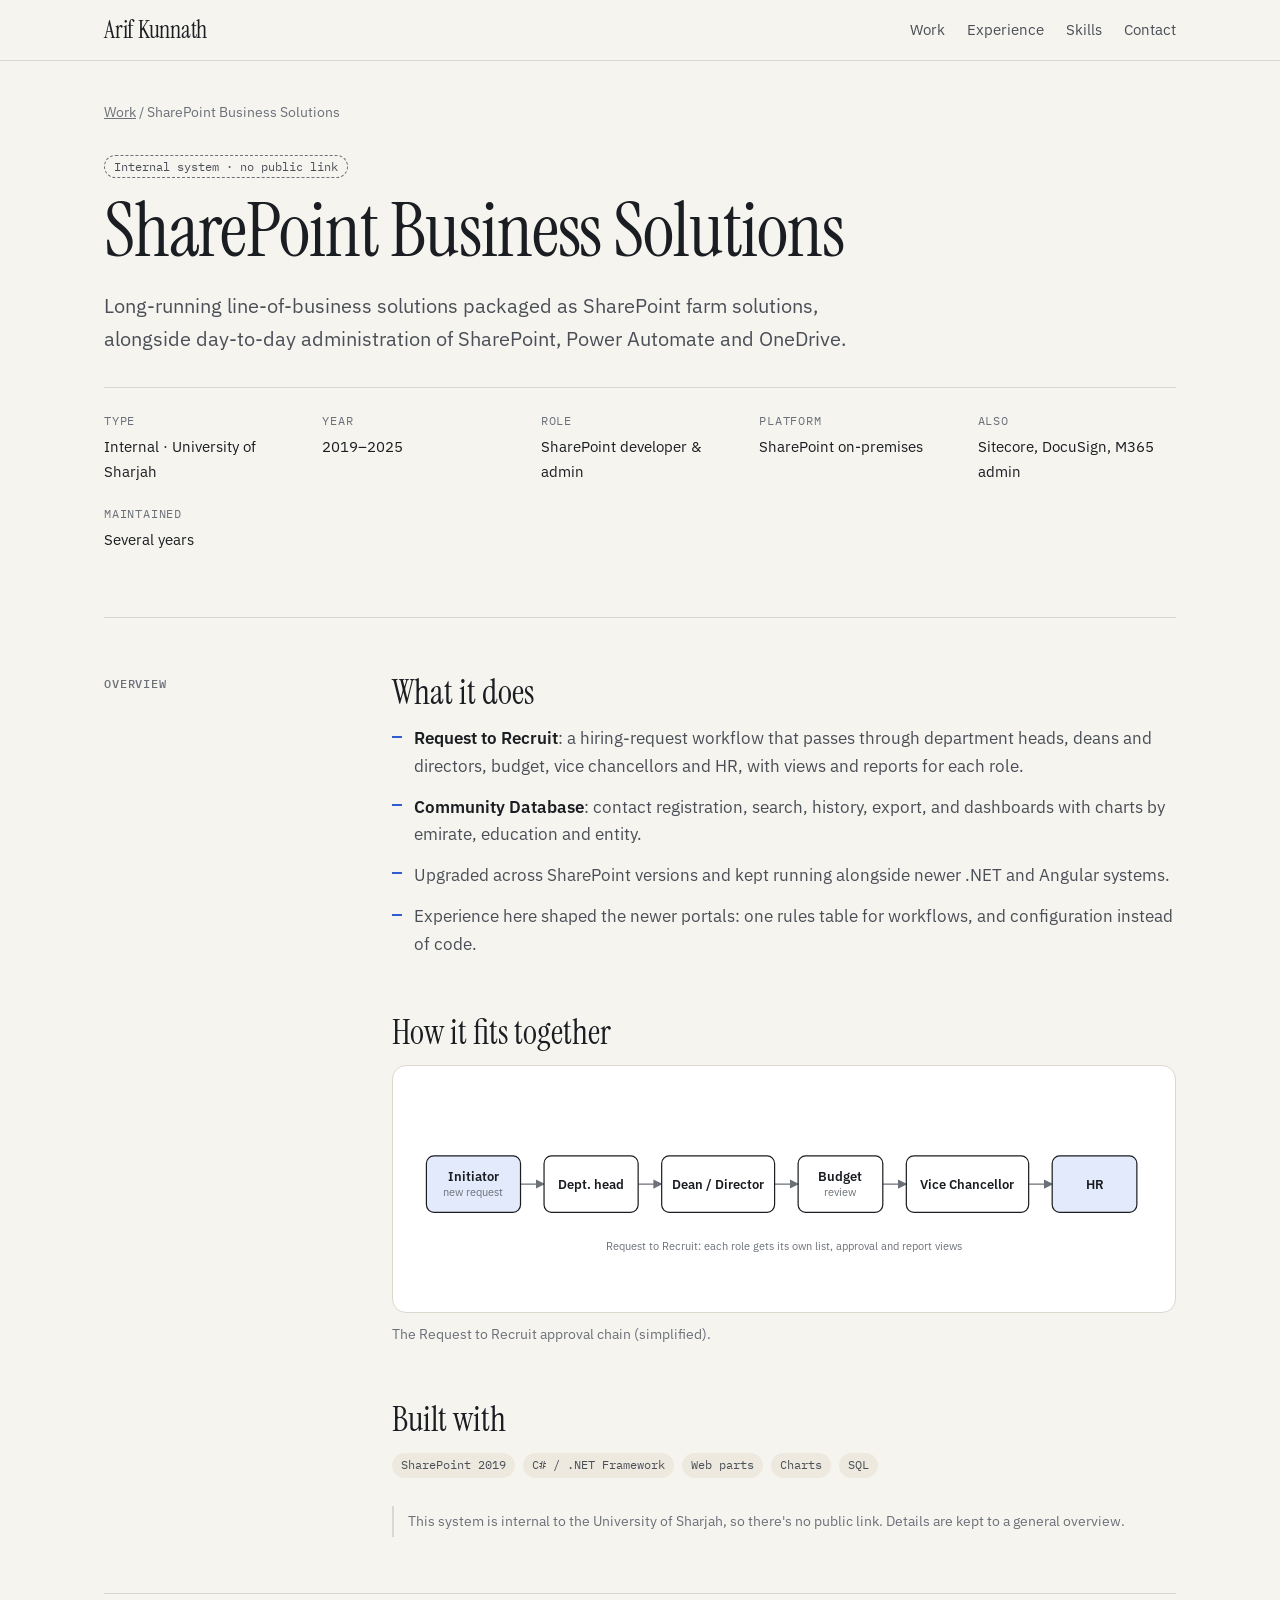
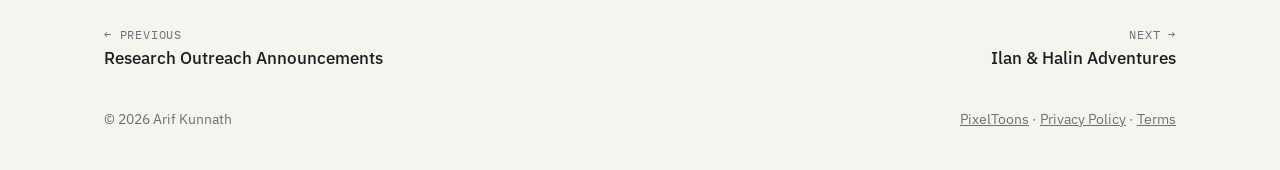
<file: projects/sharepoint-solutions.html>
<!doctype html>
<html lang="en">
<head>
<meta charset="utf-8">
<meta name="viewport" content="width=device-width, initial-scale=1">
<title>SharePoint Business Solutions · Arif Kunnath</title>
<meta name="description" content="Recruitment approvals and a community contacts database on SharePoint on-premises.">
<meta property="og:type" content="website">
<meta property="og:title" content="SharePoint Business Solutions · Arif Kunnath">
<meta property="og:description" content="Recruitment approvals and a community contacts database on SharePoint on-premises.">
<meta property="og:image" content="https://arifkunnath.github.io/assets/img/og.png">
<meta name="twitter:card" content="summary_large_image">
<link rel="canonical" href="https://arifkunnath.github.io/projects/sharepoint-solutions.html">
<meta name="theme-color" content="#F6F4EF">
<link rel="icon" href="data:image/svg+xml,%3Csvg xmlns='http://www.w3.org/2000/svg' viewBox='0 0 64 64'%3E%3Crect width='64' height='64' rx='14' fill='%231A1D21'/%3E%3Ctext x='32' y='44' font-family='Georgia' font-size='34' fill='%23F6F4EF' text-anchor='middle'%3EAK%3C/text%3E%3C/svg%3E">
<link rel="preconnect" href="https://fonts.googleapis.com"><link rel="preconnect" href="https://fonts.gstatic.com" crossorigin><link href="https://fonts.googleapis.com/css2?family=IBM+Plex+Mono:wght@400;500&family=IBM+Plex+Sans:wght@400;500;600&family=Instrument+Serif:ital@0;1&display=swap" rel="stylesheet">
<link rel="stylesheet" href="../assets/site.css">
</head>
<body>
<a class="skip" href="#main">Skip to content</a><header class="top"><div class="wrap">
<a class="brand" href="../index.html">Arif Kunnath</a>
<nav class="nav" aria-label="Main"><a href="../index.html#work">Work</a><a class="hide-sm" href="../index.html#experience">Experience</a><a class="hide-sm" href="../index.html#skills">Skills</a><a href="../index.html#contact">Contact</a></nav>
</div></header>
<main class="wrap" id="main">
<p class="crumb"><a href="../index.html#work">Work</a> / SharePoint Business Solutions</p>
<div class="p-hero">
<span class="tag internal">Internal system · no public link</span>
<h1>SharePoint Business Solutions</h1>
<p class="lede">Long-running line-of-business solutions packaged as SharePoint farm solutions, alongside day-to-day administration of SharePoint, Power Automate and OneDrive.</p>
<dl class="meta"><div><dt>Type</dt><dd>Internal · University of Sharjah</dd></div><div><dt>Year</dt><dd>2019–2025</dd></div><div><dt>Role</dt><dd>SharePoint developer &amp; admin</dd></div><div><dt>Platform</dt><dd>SharePoint on-premises</dd></div><div><dt>Also</dt><dd>Sitecore, DocuSign, M365 admin</dd></div><div><dt>Maintained</dt><dd>Several years</dd></div></dl>
</div>
<div class="p-body">
<aside><h2>Overview</h2></aside>
<div>
<div class="block"><h2 class="h">What it does</h2><ul class="hl"><li><b>Request to Recruit</b>: a hiring-request workflow that passes through department heads, deans and directors, budget, vice chancellors and HR, with views and reports for each role.</li><li><b>Community Database</b>: contact registration, search, history, export, and dashboards with charts by emirate, education and entity.</li><li>Upgraded across SharePoint versions and kept running alongside newer .NET and Angular systems.</li><li>Experience here shaped the newer portals: one rules table for workflows, and configuration instead of code.</li></ul></div>
<div class="block"><h2 class="h">How it fits together</h2>
<figure><div class="frame pad scroll"><svg class="dg" viewBox="0 0 780 210" role="img" xmlns="http://www.w3.org/2000/svg"><defs><marker id="ah8" viewBox="0 0 10 10" refX="9" refY="5" markerWidth="7" markerHeight="7" orient="auto-start-reverse"><path class="ah" d="M0,0 L10,5 L0,10 z"/></marker></defs><path class="e" d="M110,100.0 H135" marker-end="url(#ah8)"/><path class="e" d="M235,100.0 H260" marker-end="url(#ah8)"/><path class="e" d="M380,100.0 H405" marker-end="url(#ah8)"/><path class="e" d="M495,100.0 H520" marker-end="url(#ah8)"/><path class="e" d="M650,100.0 H675" marker-end="url(#ah8)"/><rect class="n alt" x="10" y="70" width="100" height="60" rx="8"/><text class="t" x="60.0" y="97.0" text-anchor="middle">Initiator</text><text class="s" x="60.0" y="113.0" text-anchor="middle">new request</text><rect class="n " x="135" y="70" width="100" height="60" rx="8"/><text class="t" x="185.0" y="105.0" text-anchor="middle">Dept. head</text><rect class="n " x="260" y="70" width="120" height="60" rx="8"/><text class="t" x="320.0" y="105.0" text-anchor="middle">Dean / Director</text><rect class="n " x="405" y="70" width="90" height="60" rx="8"/><text class="t" x="450.0" y="97.0" text-anchor="middle">Budget</text><text class="s" x="450.0" y="113.0" text-anchor="middle">review</text><rect class="n " x="520" y="70" width="130" height="60" rx="8"/><text class="t" x="585.0" y="105.0" text-anchor="middle">Vice Chancellor</text><rect class="n alt" x="675" y="70" width="90" height="60" rx="8"/><text class="t" x="720.0" y="105.0" text-anchor="middle">HR</text><text class="s" x="390" y="170" text-anchor="middle">Request to Recruit: each role gets its own list, approval and report views</text></svg></div><figcaption>The Request to Recruit approval chain (simplified).</figcaption></figure></div>

<div class="block"><h2 class="h">Built with</h2><div style="display:flex;flex-wrap:wrap;gap:8px"><span class="tag">SharePoint 2019</span><span class="tag">C# / .NET Framework</span><span class="tag">Web parts</span><span class="tag">Charts</span><span class="tag">SQL</span></div>
<p class="note">This system is internal to the University of Sharjah, so there's no public link. Details are kept to a general overview.</p></div>
</div></div>
<nav class="next"><a href="research-outreach.html"><span>← Previous</span>Research Outreach Announcements</a><a href="ilan-halin-adventures.html" style="text-align:right"><span>Next →</span>Ilan &amp; Halin Adventures</a></nav>
</main>
<footer class="site"><div class="wrap"><span>© 2026 Arif Kunnath</span><span><a href="../pixeltoons/">PixelToons</a> · <a href="../privacy.html">Privacy Policy</a> · <a href="../terms.html">Terms</a></span></div></footer>
</body>
</html>
</file>
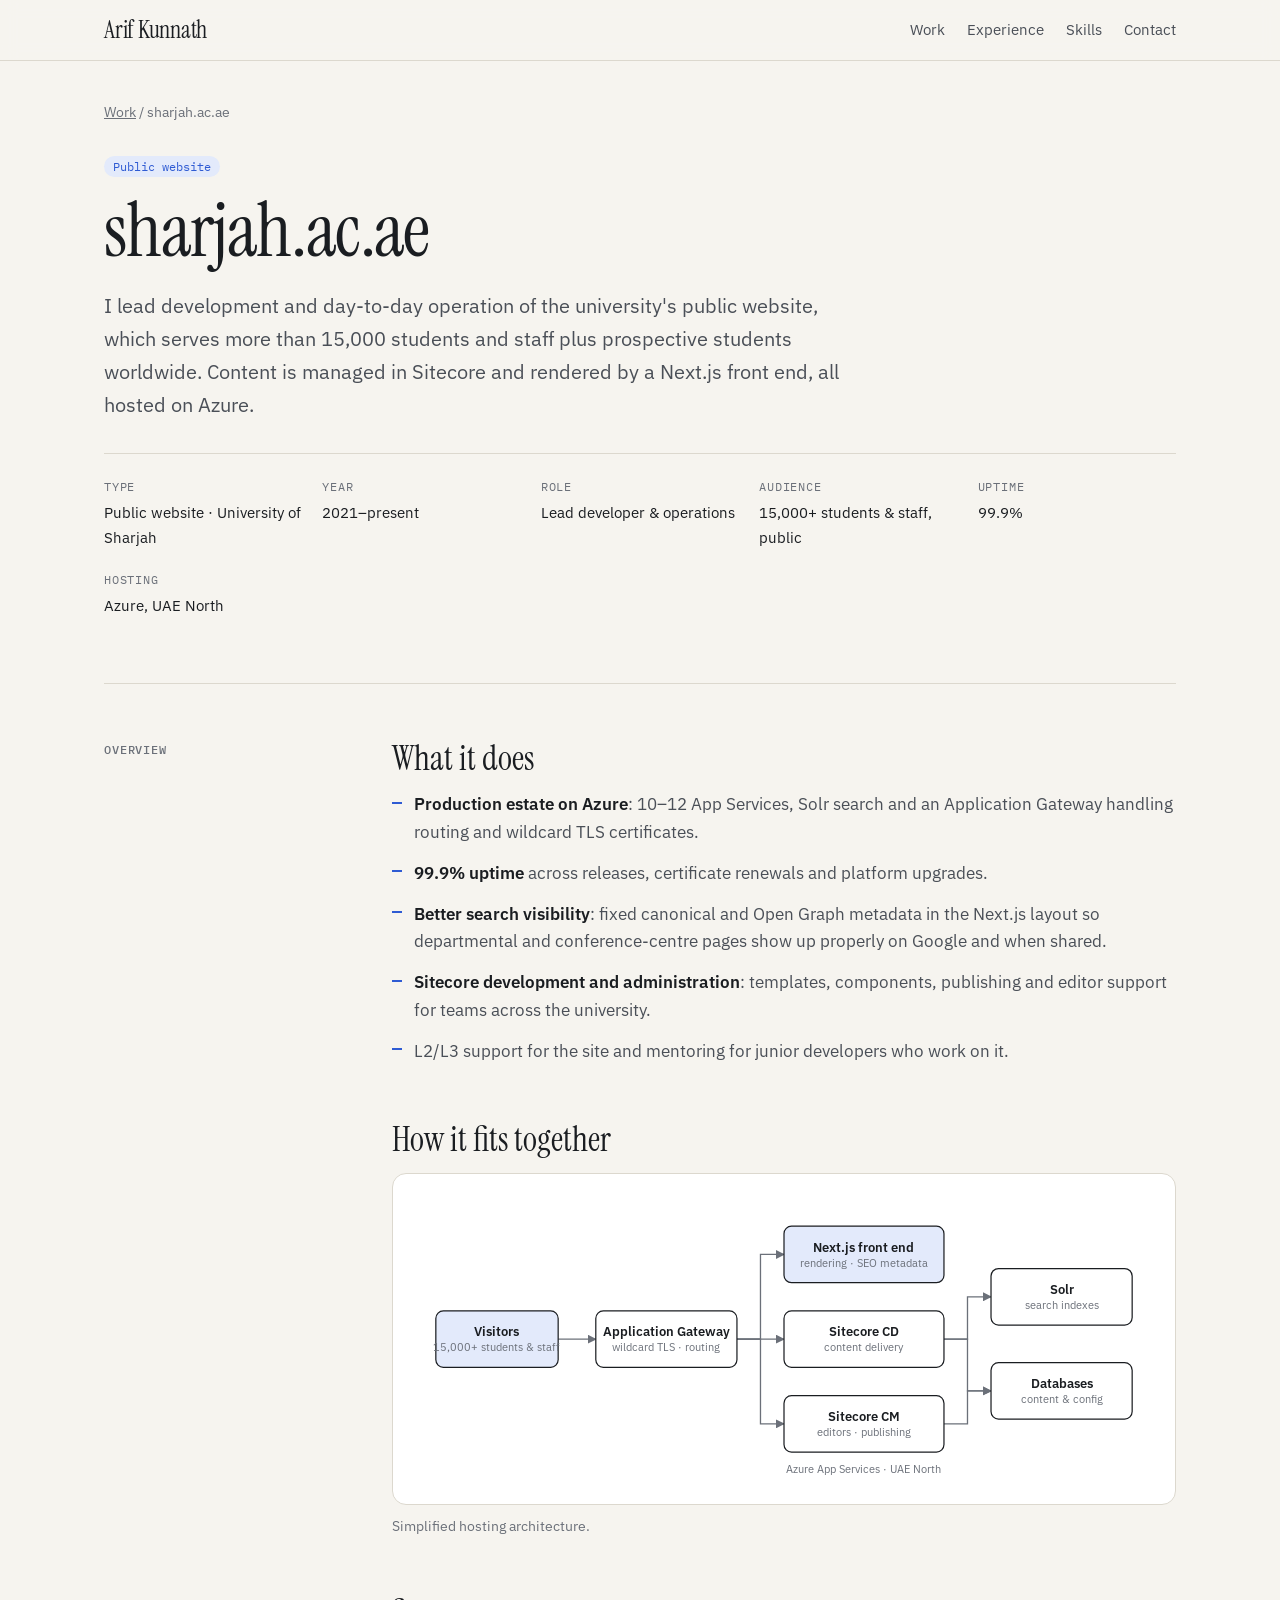
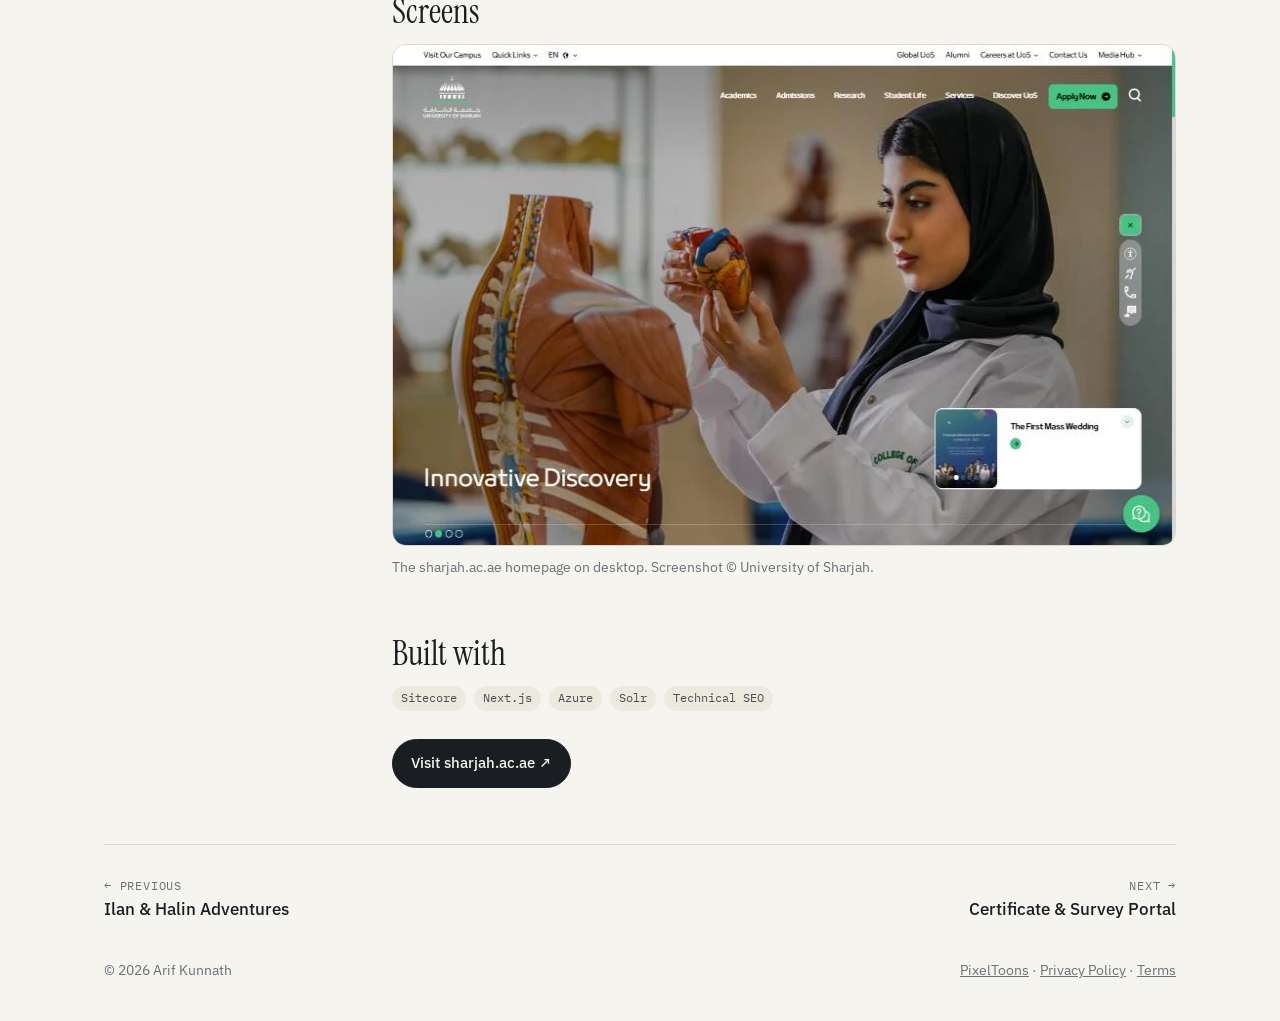
<file: projects/university-website.html>
<!doctype html>
<html lang="en">
<head>
<meta charset="utf-8">
<meta name="viewport" content="width=device-width, initial-scale=1">
<title>sharjah.ac.ae · Arif Kunnath</title>
<meta name="description" content="The University of Sharjah website: Sitecore with a Next.js front end, run on Azure.">
<meta property="og:type" content="website">
<meta property="og:title" content="sharjah.ac.ae · Arif Kunnath">
<meta property="og:description" content="The University of Sharjah website: Sitecore with a Next.js front end, run on Azure.">
<meta property="og:image" content="https://arifkunnath.github.io/assets/img/og.png">
<meta name="twitter:card" content="summary_large_image">
<link rel="canonical" href="https://arifkunnath.github.io/projects/university-website.html">
<meta name="theme-color" content="#F6F4EF">
<link rel="icon" href="data:image/svg+xml,%3Csvg xmlns='http://www.w3.org/2000/svg' viewBox='0 0 64 64'%3E%3Crect width='64' height='64' rx='14' fill='%231A1D21'/%3E%3Ctext x='32' y='44' font-family='Georgia' font-size='34' fill='%23F6F4EF' text-anchor='middle'%3EAK%3C/text%3E%3C/svg%3E">
<link rel="preconnect" href="https://fonts.googleapis.com"><link rel="preconnect" href="https://fonts.gstatic.com" crossorigin><link href="https://fonts.googleapis.com/css2?family=IBM+Plex+Mono:wght@400;500&family=IBM+Plex+Sans:wght@400;500;600&family=Instrument+Serif:ital@0;1&display=swap" rel="stylesheet">
<link rel="stylesheet" href="../assets/site.css">
</head>
<body>
<a class="skip" href="#main">Skip to content</a><header class="top"><div class="wrap">
<a class="brand" href="../index.html">Arif Kunnath</a>
<nav class="nav" aria-label="Main"><a href="../index.html#work">Work</a><a class="hide-sm" href="../index.html#experience">Experience</a><a class="hide-sm" href="../index.html#skills">Skills</a><a href="../index.html#contact">Contact</a></nav>
</div></header>
<main class="wrap" id="main">
<p class="crumb"><a href="../index.html#work">Work</a> / sharjah.ac.ae</p>
<div class="p-hero">
<span class="tag live">Public website</span>
<h1>sharjah.ac.ae</h1>
<p class="lede">I lead development and day-to-day operation of the university&#x27;s public website, which serves more than 15,000 students and staff plus prospective students worldwide. Content is managed in Sitecore and rendered by a Next.js front end, all hosted on Azure.</p>
<dl class="meta"><div><dt>Type</dt><dd>Public website · University of Sharjah</dd></div><div><dt>Year</dt><dd>2021–present</dd></div><div><dt>Role</dt><dd>Lead developer &amp; operations</dd></div><div><dt>Audience</dt><dd>15,000+ students &amp; staff, public</dd></div><div><dt>Uptime</dt><dd>99.9%</dd></div><div><dt>Hosting</dt><dd>Azure, UAE North</dd></div></dl>
</div>
<div class="p-body">
<aside><h2>Overview</h2></aside>
<div>
<div class="block"><h2 class="h">What it does</h2><ul class="hl"><li><b>Production estate on Azure</b>: 10–12 App Services, Solr search and an Application Gateway handling routing and wildcard TLS certificates.</li><li><b>99.9% uptime</b> across releases, certificate renewals and platform upgrades.</li><li><b>Better search visibility</b>: fixed canonical and Open Graph metadata in the Next.js layout so departmental and conference-centre pages show up properly on Google and when shared.</li><li><b>Sitecore development and administration</b>: templates, components, publishing and editor support for teams across the university.</li><li>L2/L3 support for the site and mentoring for junior developers who work on it.</li></ul></div>
<div class="block"><h2 class="h">How it fits together</h2>
<figure><div class="frame pad scroll"><svg class="dg" viewBox="0 0 780 300" role="img" xmlns="http://www.w3.org/2000/svg"><defs><marker id="ah11" viewBox="0 0 10 10" refX="9" refY="5" markerWidth="7" markerHeight="7" orient="auto-start-reverse"><path class="ah" d="M0,0 L10,5 L0,10 z"/></marker></defs><path class="e" d="M150,150.0 H190" marker-end="url(#ah11)"/><path class="e" d="M340,150.0 H365.0 V60.0 H390" marker-end="url(#ah11)"/><path class="e" d="M340,150.0 H390" marker-end="url(#ah11)"/><path class="e" d="M340,150.0 H365.0 V240.0 H390" marker-end="url(#ah11)"/><path class="e" d="M560,150.0 H585.0 V105.0 H610" marker-end="url(#ah11)"/><path class="e" d="M560,150.0 H585.0 V205.0 H610" marker-end="url(#ah11)"/><path class="e" d="M560,240.0 H585.0 V205.0 H610" marker-end="url(#ah11)"/><rect class="n alt" x="20" y="120" width="130" height="60" rx="8"/><text class="t" x="85.0" y="147.0" text-anchor="middle">Visitors</text><text class="s" x="85.0" y="163.0" text-anchor="middle">15,000+ students &amp; staff</text><rect class="n " x="190" y="120" width="150" height="60" rx="8"/><text class="t" x="265.0" y="147.0" text-anchor="middle">Application Gateway</text><text class="s" x="265.0" y="163.0" text-anchor="middle">wildcard TLS · routing</text><rect class="n alt" x="390" y="30" width="170" height="60" rx="8"/><text class="t" x="475.0" y="57.0" text-anchor="middle">Next.js front end</text><text class="s" x="475.0" y="73.0" text-anchor="middle">rendering · SEO metadata</text><rect class="n " x="390" y="120" width="170" height="60" rx="8"/><text class="t" x="475.0" y="147.0" text-anchor="middle">Sitecore CD</text><text class="s" x="475.0" y="163.0" text-anchor="middle">content delivery</text><rect class="n " x="390" y="210" width="170" height="60" rx="8"/><text class="t" x="475.0" y="237.0" text-anchor="middle">Sitecore CM</text><text class="s" x="475.0" y="253.0" text-anchor="middle">editors · publishing</text><rect class="n " x="610" y="75" width="150" height="60" rx="8"/><text class="t" x="685.0" y="102.0" text-anchor="middle">Solr</text><text class="s" x="685.0" y="118.0" text-anchor="middle">search indexes</text><rect class="n " x="610" y="175" width="150" height="60" rx="8"/><text class="t" x="685.0" y="202.0" text-anchor="middle">Databases</text><text class="s" x="685.0" y="218.0" text-anchor="middle">content &amp; config</text><text class="s" x="475" y="292" text-anchor="middle">Azure App Services · UAE North</text></svg></div><figcaption>Simplified hosting architecture.</figcaption></figure></div>
<div class="block"><h2 class="h">Screens</h2><figure><div class="frame"><img src="../assets/img/uos-home.webp" alt="The sharjah.ac.ae homepage on desktop. Screenshot © University of Sharjah." loading="lazy" decoding="async" width="800" height="500"></div><figcaption>The sharjah.ac.ae homepage on desktop. Screenshot © University of Sharjah.</figcaption></figure></div>
<div class="block"><h2 class="h">Built with</h2><div style="display:flex;flex-wrap:wrap;gap:8px"><span class="tag">Sitecore</span><span class="tag">Next.js</span><span class="tag">Azure</span><span class="tag">Solr</span><span class="tag">Technical SEO</span></div>
<div class="btns" style="margin-top:28px"><a class="btn primary" href="https://www.sharjah.ac.ae">Visit sharjah.ac.ae ↗</a></div></div>
</div></div>
<nav class="next"><a href="ilan-halin-adventures.html"><span>← Previous</span>Ilan &amp; Halin Adventures</a><a href="certificate-portal.html" style="text-align:right"><span>Next →</span>Certificate &amp; Survey Portal</a></nav>
</main>
<footer class="site"><div class="wrap"><span>© 2026 Arif Kunnath</span><span><a href="../pixeltoons/">PixelToons</a> · <a href="../privacy.html">Privacy Policy</a> · <a href="../terms.html">Terms</a></span></div></footer>
</body>
</html>
</file>
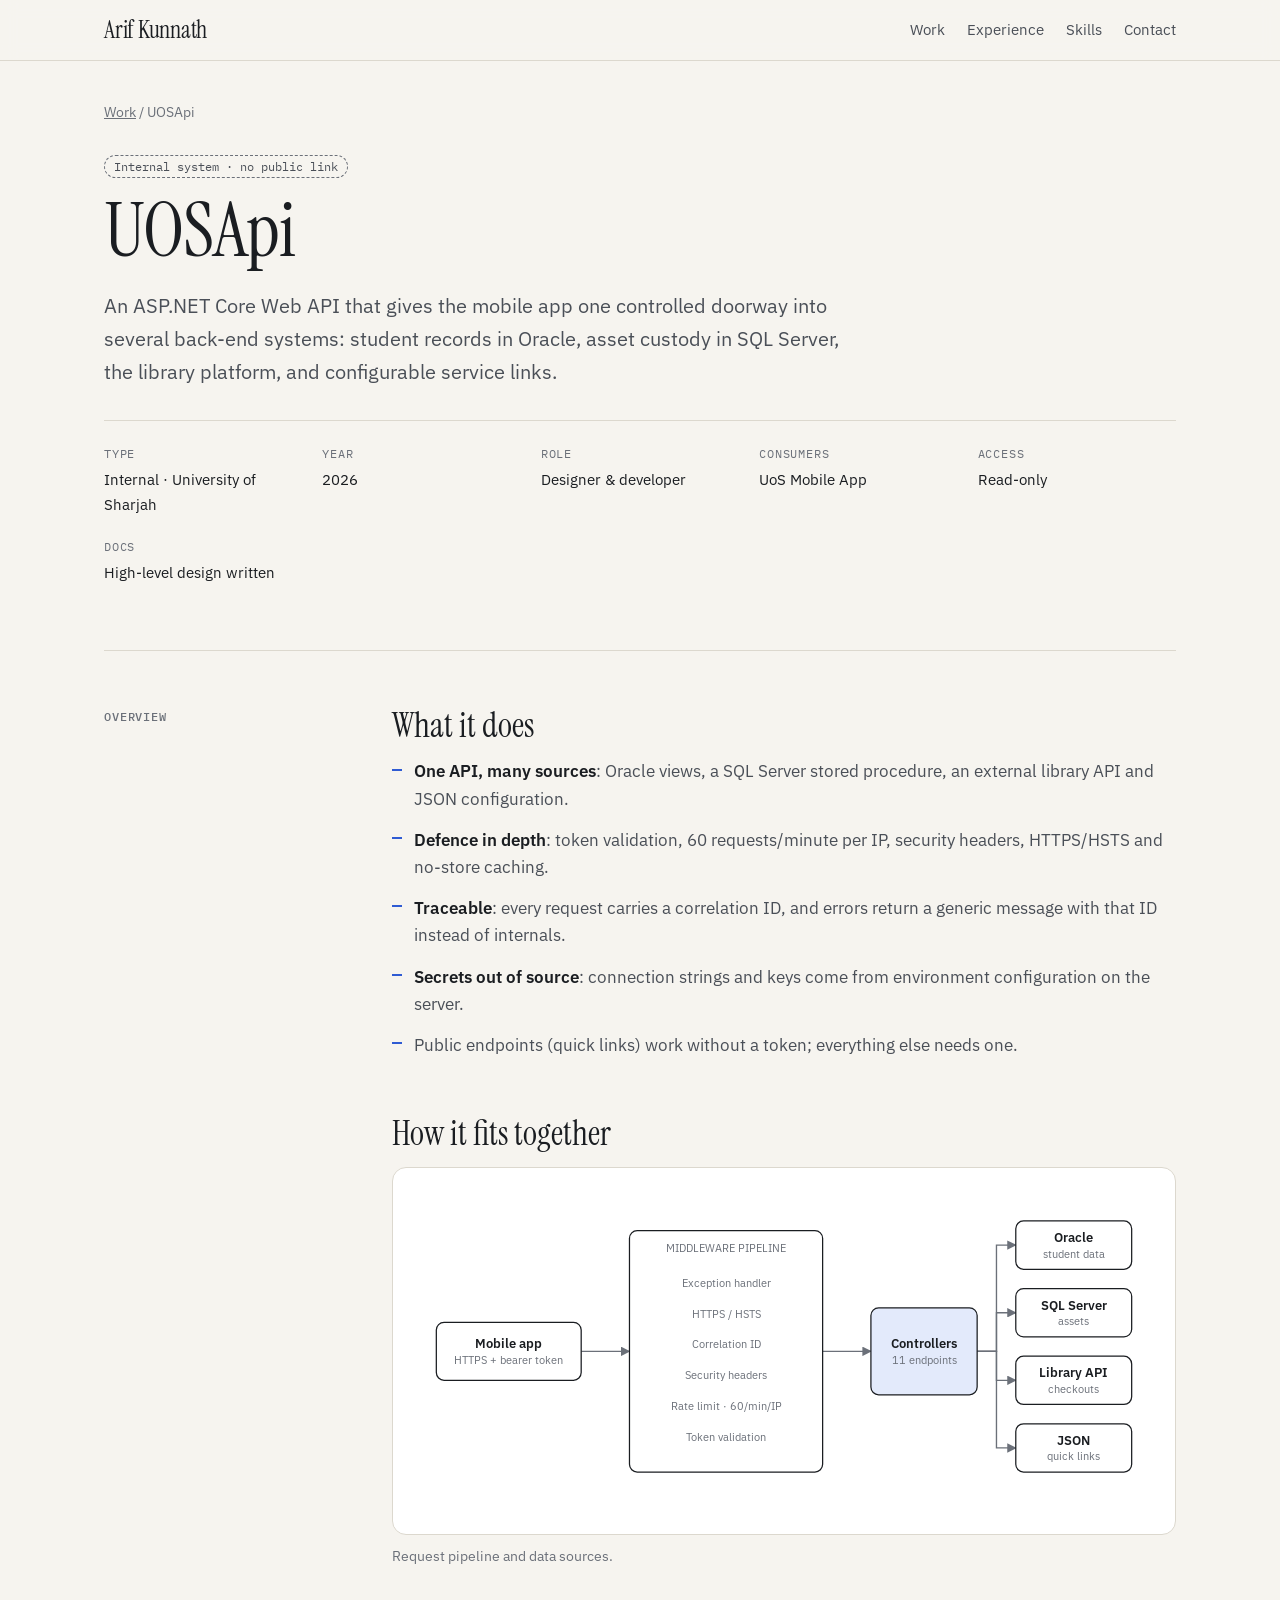
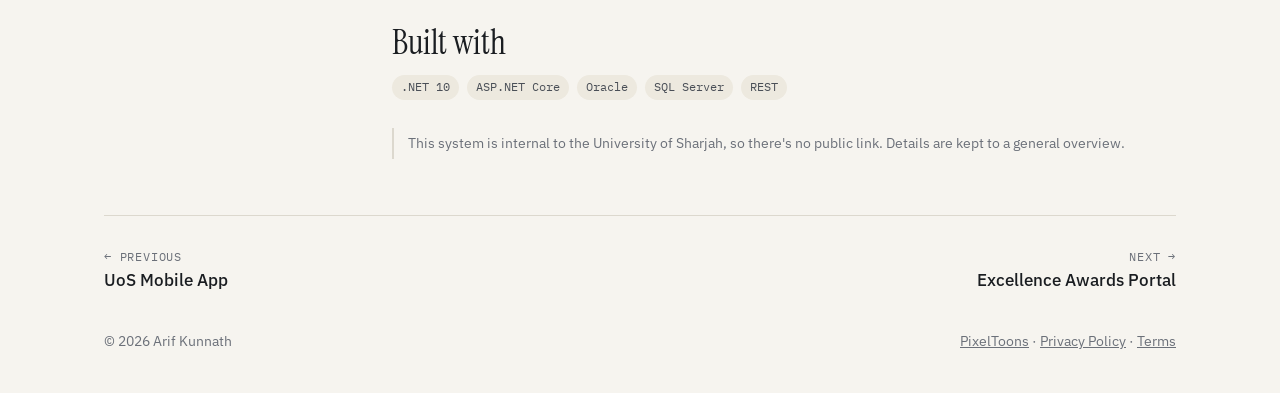
<file: projects/uos-api.html>
<!doctype html>
<html lang="en">
<head>
<meta charset="utf-8">
<meta name="viewport" content="width=device-width, initial-scale=1">
<title>UOSApi · Arif Kunnath</title>
<meta name="description" content="A secure, read-only integration API between the mobile app and university systems.">
<meta property="og:type" content="website">
<meta property="og:title" content="UOSApi · Arif Kunnath">
<meta property="og:description" content="A secure, read-only integration API between the mobile app and university systems.">
<meta property="og:image" content="https://arifkunnath.github.io/assets/img/og.png">
<meta name="twitter:card" content="summary_large_image">
<link rel="canonical" href="https://arifkunnath.github.io/projects/uos-api.html">
<meta name="theme-color" content="#F6F4EF">
<link rel="icon" href="data:image/svg+xml,%3Csvg xmlns='http://www.w3.org/2000/svg' viewBox='0 0 64 64'%3E%3Crect width='64' height='64' rx='14' fill='%231A1D21'/%3E%3Ctext x='32' y='44' font-family='Georgia' font-size='34' fill='%23F6F4EF' text-anchor='middle'%3EAK%3C/text%3E%3C/svg%3E">
<link rel="preconnect" href="https://fonts.googleapis.com"><link rel="preconnect" href="https://fonts.gstatic.com" crossorigin><link href="https://fonts.googleapis.com/css2?family=IBM+Plex+Mono:wght@400;500&family=IBM+Plex+Sans:wght@400;500;600&family=Instrument+Serif:ital@0;1&display=swap" rel="stylesheet">
<link rel="stylesheet" href="../assets/site.css">
</head>
<body>
<a class="skip" href="#main">Skip to content</a><header class="top"><div class="wrap">
<a class="brand" href="../index.html">Arif Kunnath</a>
<nav class="nav" aria-label="Main"><a href="../index.html#work">Work</a><a class="hide-sm" href="../index.html#experience">Experience</a><a class="hide-sm" href="../index.html#skills">Skills</a><a href="../index.html#contact">Contact</a></nav>
</div></header>
<main class="wrap" id="main">
<p class="crumb"><a href="../index.html#work">Work</a> / UOSApi</p>
<div class="p-hero">
<span class="tag internal">Internal system · no public link</span>
<h1>UOSApi</h1>
<p class="lede">An ASP.NET Core Web API that gives the mobile app one controlled doorway into several back-end systems: student records in Oracle, asset custody in SQL Server, the library platform, and configurable service links.</p>
<dl class="meta"><div><dt>Type</dt><dd>Internal · University of Sharjah</dd></div><div><dt>Year</dt><dd>2026</dd></div><div><dt>Role</dt><dd>Designer &amp; developer</dd></div><div><dt>Consumers</dt><dd>UoS Mobile App</dd></div><div><dt>Access</dt><dd>Read-only</dd></div><div><dt>Docs</dt><dd>High-level design written</dd></div></dl>
</div>
<div class="p-body">
<aside><h2>Overview</h2></aside>
<div>
<div class="block"><h2 class="h">What it does</h2><ul class="hl"><li><b>One API, many sources</b>: Oracle views, a SQL Server stored procedure, an external library API and JSON configuration.</li><li><b>Defence in depth</b>: token validation, 60 requests/minute per IP, security headers, HTTPS/HSTS and no-store caching.</li><li><b>Traceable</b>: every request carries a correlation ID, and errors return a generic message with that ID instead of internals.</li><li><b>Secrets out of source</b>: connection strings and keys come from environment configuration on the server.</li><li>Public endpoints (quick links) work without a token; everything else needs one.</li></ul></div>
<div class="block"><h2 class="h">How it fits together</h2>
<figure><div class="frame pad scroll"><svg class="dg" viewBox="0 0 760 330" role="img" xmlns="http://www.w3.org/2000/svg"><defs><marker id="ah2" viewBox="0 0 10 10" refX="9" refY="5" markerWidth="7" markerHeight="7" orient="auto-start-reverse"><path class="ah" d="M0,0 L10,5 L0,10 z"/></marker></defs><path class="e" d="M170,165.0 H220" marker-end="url(#ah2)"/><path class="e" d="M420,165.0 H470" marker-end="url(#ah2)"/><path class="e" d="M580,165.0 H600.0 V55.0 H620" marker-end="url(#ah2)"/><path class="e" d="M580,165.0 H600.0 V125.0 H620" marker-end="url(#ah2)"/><path class="e" d="M580,165.0 H600.0 V195.0 H620" marker-end="url(#ah2)"/><path class="e" d="M580,165.0 H600.0 V265.0 H620" marker-end="url(#ah2)"/><rect class="n " x="20" y="135" width="150" height="60" rx="8"/><text class="t" x="95.0" y="162.0" text-anchor="middle">Mobile app</text><text class="s" x="95.0" y="178.0" text-anchor="middle">HTTPS + bearer token</text><rect class="n " x="220" y="40" width="200" height="250" rx="8"/><text class="t" x="320.0" y="170.0" text-anchor="middle"></text><rect class="n alt" x="470" y="120" width="110" height="90" rx="8"/><text class="t" x="525.0" y="162.0" text-anchor="middle">Controllers</text><text class="s" x="525.0" y="178.0" text-anchor="middle">11 endpoints</text><rect class="n " x="620" y="30" width="120" height="50" rx="8"/><text class="t" x="680.0" y="52.0" text-anchor="middle">Oracle</text><text class="s" x="680.0" y="68.0" text-anchor="middle">student data</text><rect class="n " x="620" y="100" width="120" height="50" rx="8"/><text class="t" x="680.0" y="122.0" text-anchor="middle">SQL Server</text><text class="s" x="680.0" y="138.0" text-anchor="middle">assets</text><rect class="n " x="620" y="170" width="120" height="50" rx="8"/><text class="t" x="680.0" y="192.0" text-anchor="middle">Library API</text><text class="s" x="680.0" y="208.0" text-anchor="middle">checkouts</text><rect class="n " x="620" y="240" width="120" height="50" rx="8"/><text class="t" x="680.0" y="262.0" text-anchor="middle">JSON</text><text class="s" x="680.0" y="278.0" text-anchor="middle">quick links</text><text class="s" x="320" y="62" text-anchor="middle">MIDDLEWARE PIPELINE</text><text class="s" x="320" y="98" text-anchor="middle">Exception handler</text><text class="s" x="320" y="130" text-anchor="middle">HTTPS / HSTS</text><text class="s" x="320" y="162" text-anchor="middle">Correlation ID</text><text class="s" x="320" y="194" text-anchor="middle">Security headers</text><text class="s" x="320" y="226" text-anchor="middle">Rate limit · 60/min/IP</text><text class="s" x="320" y="258" text-anchor="middle">Token validation</text></svg></div><figcaption>Request pipeline and data sources.</figcaption></figure></div>

<div class="block"><h2 class="h">Built with</h2><div style="display:flex;flex-wrap:wrap;gap:8px"><span class="tag">.NET 10</span><span class="tag">ASP.NET Core</span><span class="tag">Oracle</span><span class="tag">SQL Server</span><span class="tag">REST</span></div>
<p class="note">This system is internal to the University of Sharjah, so there's no public link. Details are kept to a general overview.</p></div>
</div></div>
<nav class="next"><a href="uos-mobile-app.html"><span>← Previous</span>UoS Mobile App</a><a href="awards-portal.html" style="text-align:right"><span>Next →</span>Excellence Awards Portal</a></nav>
</main>
<footer class="site"><div class="wrap"><span>© 2026 Arif Kunnath</span><span><a href="../pixeltoons/">PixelToons</a> · <a href="../privacy.html">Privacy Policy</a> · <a href="../terms.html">Terms</a></span></div></footer>
</body>
</html>
</file>
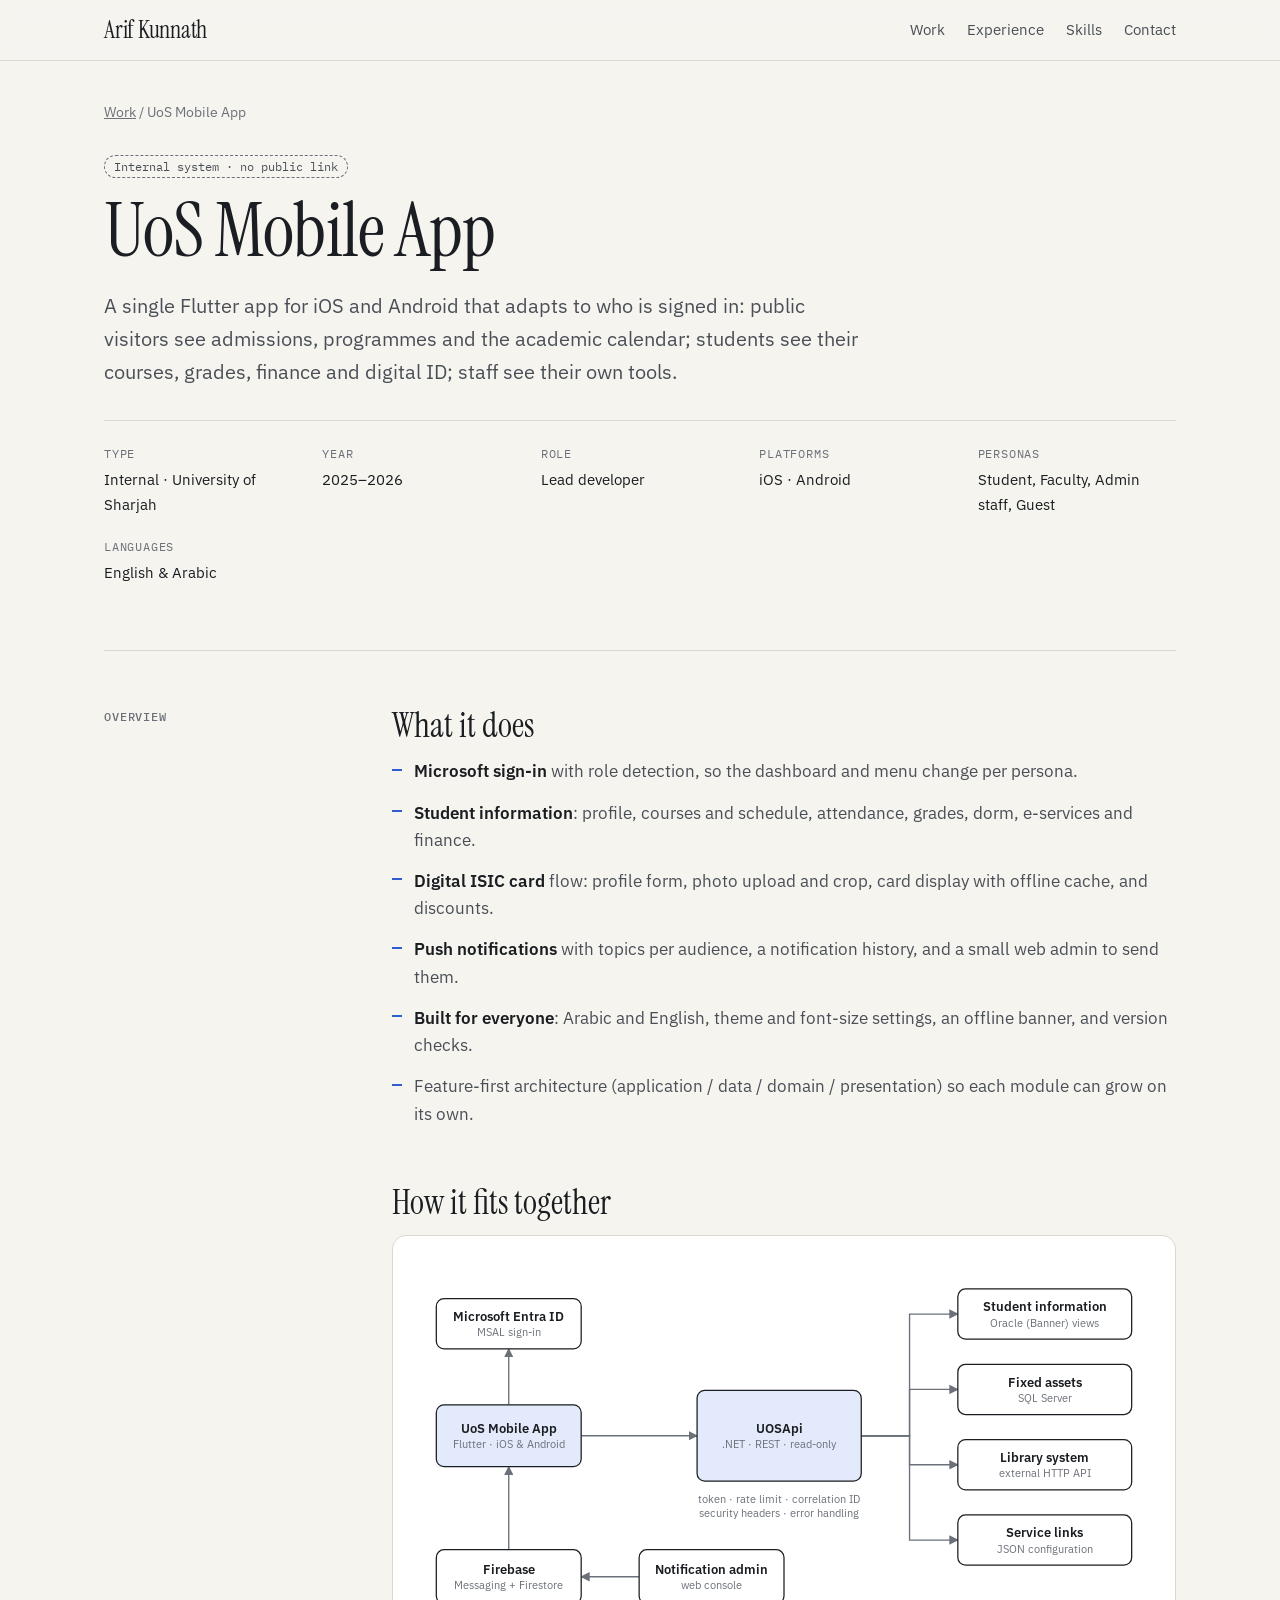
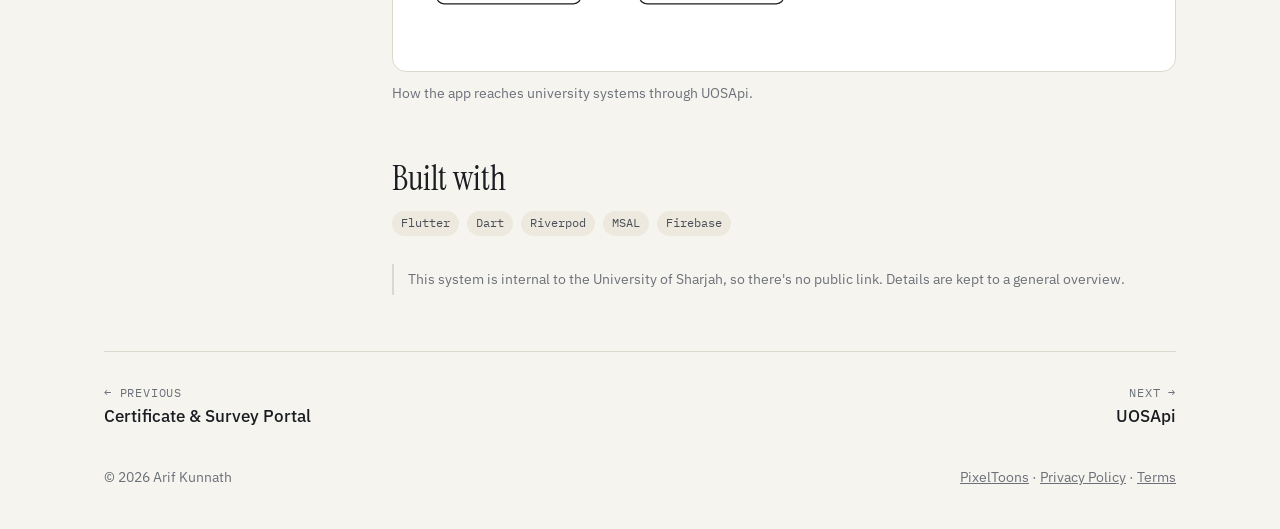
<file: projects/uos-mobile-app.html>
<!doctype html>
<html lang="en">
<head>
<meta charset="utf-8">
<meta name="viewport" content="width=device-width, initial-scale=1">
<title>UoS Mobile App · Arif Kunnath</title>
<meta name="description" content="The university&#x27;s Flutter app for students, staff and visitors.">
<meta property="og:type" content="website">
<meta property="og:title" content="UoS Mobile App · Arif Kunnath">
<meta property="og:description" content="The university&#x27;s Flutter app for students, staff and visitors.">
<meta property="og:image" content="https://arifkunnath.github.io/assets/img/og.png">
<meta name="twitter:card" content="summary_large_image">
<link rel="canonical" href="https://arifkunnath.github.io/projects/uos-mobile-app.html">
<meta name="theme-color" content="#F6F4EF">
<link rel="icon" href="data:image/svg+xml,%3Csvg xmlns='http://www.w3.org/2000/svg' viewBox='0 0 64 64'%3E%3Crect width='64' height='64' rx='14' fill='%231A1D21'/%3E%3Ctext x='32' y='44' font-family='Georgia' font-size='34' fill='%23F6F4EF' text-anchor='middle'%3EAK%3C/text%3E%3C/svg%3E">
<link rel="preconnect" href="https://fonts.googleapis.com"><link rel="preconnect" href="https://fonts.gstatic.com" crossorigin><link href="https://fonts.googleapis.com/css2?family=IBM+Plex+Mono:wght@400;500&family=IBM+Plex+Sans:wght@400;500;600&family=Instrument+Serif:ital@0;1&display=swap" rel="stylesheet">
<link rel="stylesheet" href="../assets/site.css">
</head>
<body>
<a class="skip" href="#main">Skip to content</a><header class="top"><div class="wrap">
<a class="brand" href="../index.html">Arif Kunnath</a>
<nav class="nav" aria-label="Main"><a href="../index.html#work">Work</a><a class="hide-sm" href="../index.html#experience">Experience</a><a class="hide-sm" href="../index.html#skills">Skills</a><a href="../index.html#contact">Contact</a></nav>
</div></header>
<main class="wrap" id="main">
<p class="crumb"><a href="../index.html#work">Work</a> / UoS Mobile App</p>
<div class="p-hero">
<span class="tag internal">Internal system · no public link</span>
<h1>UoS Mobile App</h1>
<p class="lede">A single Flutter app for iOS and Android that adapts to who is signed in: public visitors see admissions, programmes and the academic calendar; students see their courses, grades, finance and digital ID; staff see their own tools.</p>
<dl class="meta"><div><dt>Type</dt><dd>Internal · University of Sharjah</dd></div><div><dt>Year</dt><dd>2025–2026</dd></div><div><dt>Role</dt><dd>Lead developer</dd></div><div><dt>Platforms</dt><dd>iOS · Android</dd></div><div><dt>Personas</dt><dd>Student, Faculty, Admin staff, Guest</dd></div><div><dt>Languages</dt><dd>English &amp; Arabic</dd></div></dl>
</div>
<div class="p-body">
<aside><h2>Overview</h2></aside>
<div>
<div class="block"><h2 class="h">What it does</h2><ul class="hl"><li><b>Microsoft sign-in</b> with role detection, so the dashboard and menu change per persona.</li><li><b>Student information</b>: profile, courses and schedule, attendance, grades, dorm, e-services and finance.</li><li><b>Digital ISIC card</b> flow: profile form, photo upload and crop, card display with offline cache, and discounts.</li><li><b>Push notifications</b> with topics per audience, a notification history, and a small web admin to send them.</li><li><b>Built for everyone</b>: Arabic and English, theme and font-size settings, an offline banner, and version checks.</li><li>Feature-first architecture (application / data / domain / presentation) so each module can grow on its own.</li></ul></div>
<div class="block"><h2 class="h">How it fits together</h2>
<figure><div class="frame pad scroll"><svg class="dg" viewBox="0 0 760 400" role="img" xmlns="http://www.w3.org/2000/svg"><defs><marker id="ah1" viewBox="0 0 10 10" refX="9" refY="5" markerWidth="7" markerHeight="7" orient="auto-start-reverse"><path class="ah" d="M0,0 L10,5 L0,10 z"/></marker></defs><path class="e" d="M95.0,150 V92" marker-end="url(#ah1)"/><path class="e" d="M170,182.0 H290" marker-end="url(#ah1)"/><path class="e" d="M460,182.0 H510.0 V56.0 H560" marker-end="url(#ah1)"/><path class="e" d="M460,182.0 H510.0 V134.0 H560" marker-end="url(#ah1)"/><path class="e" d="M460,182.0 H510.0 V212.0 H560" marker-end="url(#ah1)"/><path class="e" d="M460,182.0 H510.0 V290.0 H560" marker-end="url(#ah1)"/><path class="e" d="M230,328.0 H170" marker-end="url(#ah1)"/><path class="e" d="M95.0,300 V214" marker-end="url(#ah1)"/><rect class="n alt" x="20" y="150" width="150" height="64" rx="8"/><text class="t" x="95.0" y="179.0" text-anchor="middle">UoS Mobile App</text><text class="s" x="95.0" y="195.0" text-anchor="middle">Flutter · iOS &amp; Android</text><rect class="n " x="20" y="40" width="150" height="52" rx="8"/><text class="t" x="95.0" y="63.0" text-anchor="middle">Microsoft Entra ID</text><text class="s" x="95.0" y="79.0" text-anchor="middle">MSAL sign-in</text><rect class="n " x="20" y="300" width="150" height="56" rx="8"/><text class="t" x="95.0" y="325.0" text-anchor="middle">Firebase</text><text class="s" x="95.0" y="341.0" text-anchor="middle">Messaging + Firestore</text><rect class="n " x="230" y="300" width="150" height="56" rx="8"/><text class="t" x="305.0" y="325.0" text-anchor="middle">Notification admin</text><text class="s" x="305.0" y="341.0" text-anchor="middle">web console</text><rect class="n alt" x="290" y="135" width="170" height="94" rx="8"/><text class="t" x="375.0" y="179.0" text-anchor="middle">UOSApi</text><text class="s" x="375.0" y="195.0" text-anchor="middle">.NET · REST · read-only</text><rect class="n " x="560" y="30" width="180" height="52" rx="8"/><text class="t" x="650.0" y="53.0" text-anchor="middle">Student information</text><text class="s" x="650.0" y="69.0" text-anchor="middle">Oracle (Banner) views</text><rect class="n " x="560" y="108" width="180" height="52" rx="8"/><text class="t" x="650.0" y="131.0" text-anchor="middle">Fixed assets</text><text class="s" x="650.0" y="147.0" text-anchor="middle">SQL Server</text><rect class="n " x="560" y="186" width="180" height="52" rx="8"/><text class="t" x="650.0" y="209.0" text-anchor="middle">Library system</text><text class="s" x="650.0" y="225.0" text-anchor="middle">external HTTP API</text><rect class="n " x="560" y="264" width="180" height="52" rx="8"/><text class="t" x="650.0" y="287.0" text-anchor="middle">Service links</text><text class="s" x="650.0" y="303.0" text-anchor="middle">JSON configuration</text><text class="s" x="375" y="252" text-anchor="middle">token · rate limit · correlation ID</text><text class="s" x="375" y="266" text-anchor="middle">security headers · error handling</text></svg></div><figcaption>How the app reaches university systems through UOSApi.</figcaption></figure></div>

<div class="block"><h2 class="h">Built with</h2><div style="display:flex;flex-wrap:wrap;gap:8px"><span class="tag">Flutter</span><span class="tag">Dart</span><span class="tag">Riverpod</span><span class="tag">MSAL</span><span class="tag">Firebase</span></div>
<p class="note">This system is internal to the University of Sharjah, so there's no public link. Details are kept to a general overview.</p></div>
</div></div>
<nav class="next"><a href="certificate-portal.html"><span>← Previous</span>Certificate &amp; Survey Portal</a><a href="uos-api.html" style="text-align:right"><span>Next →</span>UOSApi</a></nav>
</main>
<footer class="site"><div class="wrap"><span>© 2026 Arif Kunnath</span><span><a href="../pixeltoons/">PixelToons</a> · <a href="../privacy.html">Privacy Policy</a> · <a href="../terms.html">Terms</a></span></div></footer>
</body>
</html>
</file>
<file: assets/site.css>
:root{
  --paper:#F6F4EF; --paper-2:#EEEBE3; --card:#FFFFFF; --ink:#1A1D21; --ink-2:#4A4F57; --muted:#6B7079;
  --line:#DCD8CE; --accent:#2F5BD3; --accent-ink:#FFFFFF; --accent-soft:#E3EAFB; --tag:#EDE9DF;
  --d-fill:#FFFFFF; --d-fill-2:#E3EAFB; --d-stroke:#1A1D21; --d-line:#6B7079;
  --serif:"Instrument Serif",Georgia,"Times New Roman",serif;
  --sans:"IBM Plex Sans",system-ui,-apple-system,"Segoe UI",Roboto,sans-serif;
  --mono:"IBM Plex Mono",ui-monospace,SFMono-Regular,Menlo,Consolas,monospace;
  color-scheme:light;
}
@media (prefers-color-scheme:dark){
  :root:not([data-theme="light"]){
    --paper:#14161A; --paper-2:#1B1E23; --card:#1D2026; --ink:#ECEAE4; --ink-2:#C2C0BA; --muted:#949AA3;
    --line:#2E323A; --accent:#8AA8FF; --accent-ink:#0E1220; --accent-soft:#1F2840; --tag:#262A31;
    --d-fill:#1D2026; --d-fill-2:#1F2840; --d-stroke:#ECEAE4; --d-line:#949AA3; color-scheme:dark;
  }
}
:root[data-theme="dark"]{
  --paper:#14161A; --paper-2:#1B1E23; --card:#1D2026; --ink:#ECEAE4; --ink-2:#C2C0BA; --muted:#949AA3;
  --line:#2E323A; --accent:#8AA8FF; --accent-ink:#0E1220; --accent-soft:#1F2840; --tag:#262A31;
  --d-fill:#1D2026; --d-fill-2:#1F2840; --d-stroke:#ECEAE4; --d-line:#949AA3; color-scheme:dark;
}
*{box-sizing:border-box}
html{scroll-behavior:smooth}
body{margin:0;background:var(--paper);color:var(--ink);font:16.5px/1.65 var(--sans);-webkit-font-smoothing:antialiased}
img{max-width:100%;display:block}
a{color:inherit}
p{margin:0 0 1em;color:var(--ink-2)}
.wrap{max-width:1120px;margin:0 auto;padding:0 24px}
@media (max-width:600px){.wrap{padding:0 16px}}

/* top bar */
.top{position:sticky;top:0;z-index:10;background:color-mix(in srgb,var(--paper) 88%,transparent);backdrop-filter:blur(8px);border-bottom:1px solid var(--line)}
.top .wrap{display:flex;align-items:center;justify-content:space-between;height:60px;gap:16px}
.brand{font-family:var(--serif);font-size:24px;text-decoration:none;letter-spacing:-.01em;white-space:nowrap}
.nav{display:flex;gap:22px;font-size:14.5px}
.nav a{text-decoration:none;color:var(--ink-2)}
.nav a:hover{color:var(--ink)}
@media (max-width:640px){.nav a.hide-sm{display:none}.nav{gap:16px}}

/* hero */
.hero{padding:88px 0 64px;border-bottom:1px solid var(--line)}
.eyebrow{font-family:var(--mono);font-size:12.5px;letter-spacing:.08em;text-transform:uppercase;color:var(--muted);margin:0 0 18px}
.hero h1{font-family:var(--serif);font-weight:400;font-size:clamp(52px,9vw,112px);line-height:.95;letter-spacing:-.02em;margin:0 0 28px}
.hero h1 em{font-style:italic;color:var(--accent)}
.hero .lede{font-size:clamp(18px,2.2vw,22px);line-height:1.5;max-width:720px;color:var(--ink-2);margin:0 0 32px}
.hero .lede strong{color:var(--ink);font-weight:500}
.facts{display:flex;flex-wrap:wrap;gap:10px 28px;font-size:14.5px;color:var(--muted);margin:0;padding:0;list-style:none}
.facts b{color:var(--ink);font-weight:600}
.btns{display:flex;flex-wrap:wrap;gap:12px;margin-top:36px}
.btn{display:inline-flex;align-items:center;gap:8px;padding:11px 18px;border-radius:999px;text-decoration:none;font-weight:500;font-size:15px;border:1px solid var(--ink)}
.btn.primary{background:var(--ink);color:var(--paper)}
.btn:hover{transform:translateY(-1px)}

/* sections */
section{padding:72px 0;border-bottom:1px solid var(--line)}
.sec-head{display:flex;justify-content:space-between;align-items:baseline;gap:24px;flex-wrap:wrap;margin-bottom:36px}
.sec-head h2{font-family:var(--serif);font-weight:400;font-size:clamp(36px,5vw,52px);line-height:1;margin:0;letter-spacing:-.01em}
.sec-head p{margin:0;max-width:440px;color:var(--muted);font-size:15px}

/* featured */
.feature{display:grid;grid-template-columns:1.1fr 1fr;gap:0;background:var(--card);border:1px solid var(--line);border-radius:20px;overflow:hidden;text-decoration:none;margin-bottom:28px}
.feature .art{background:#FFD84D;display:grid;place-items:center;padding:40px;min-height:300px;position:relative}
.feature .art img{width:200px;height:200px;border-radius:50%;box-shadow:0 0 0 10px #fff,0 0 0 12px #1A1D21;image-rendering:auto}
.feature .art .pix{position:absolute;inset:0;background-image:linear-gradient(#0000 calc(100% - 1px),#00000014 0),linear-gradient(90deg,#0000 calc(100% - 1px),#00000014 0);background-size:22px 22px}
.feature .body{padding:36px 36px 32px;display:flex;flex-direction:column}
.feature h3{font-family:var(--serif);font-weight:400;font-size:44px;line-height:1;margin:10px 0 14px}
.feature .more{margin-top:auto;font-weight:500;color:var(--accent)}
@media (max-width:820px){.feature{grid-template-columns:1fr}.feature .art{min-height:220px}.feature .art img{width:150px;height:150px}.feature .body{padding:26px 22px}}

/* project grid */
.grid{display:grid;grid-template-columns:repeat(auto-fill,minmax(320px,1fr));gap:20px}
@media (max-width:400px){.grid{grid-template-columns:1fr}}
.card{background:var(--card);border:1px solid var(--line);border-radius:16px;padding:24px;text-decoration:none;display:flex;flex-direction:column;transition:border-color .15s,transform .15s}
.card:hover,.feature:hover{border-color:var(--ink)}
.card:hover{transform:translateY(-2px)}
.card .num{font-family:var(--mono);font-size:12px;color:var(--muted)}
.card h3{font-size:20px;line-height:1.25;margin:10px 0 8px;font-weight:600;letter-spacing:-.005em}
.card p{font-size:15px;margin-bottom:18px}
.card .foot{margin-top:auto;display:flex;flex-wrap:wrap;gap:6px}
.card .thumb{margin:-24px -24px 20px;border-bottom:1px solid var(--line);border-radius:16px 16px 0 0;overflow:hidden;background:var(--paper-2);aspect-ratio:16/8;display:grid;place-items:center}
.card .thumb img{width:100%;height:100%;object-fit:cover;object-position:top left}
.card .thumb svg{width:86%;height:auto}
.tag{font-family:var(--mono);font-size:11.5px;padding:3px 9px;border-radius:999px;background:var(--tag);color:var(--ink-2);white-space:nowrap}
.tag.internal{background:transparent;border:1px dashed var(--muted)}
.tag.live{background:var(--accent-soft);color:var(--accent)}

/* experience */
.xp{display:grid;grid-template-columns:200px 1fr;gap:8px 40px;padding:28px 0;border-top:1px solid var(--line)}
.xp:first-of-type{border-top:0;padding-top:0}
.xp .when{font-family:var(--mono);font-size:13px;color:var(--muted);padding-top:4px}
.xp h3{margin:0 0 4px;font-size:20px;font-weight:600}
.xp .org{color:var(--muted);margin:0 0 10px}
@media (max-width:700px){.xp{grid-template-columns:1fr}}

/* skills */
.skills{display:grid;grid-template-columns:repeat(auto-fill,minmax(240px,1fr));gap:20px}
.skill h3{font-size:13px;font-family:var(--mono);text-transform:uppercase;letter-spacing:.07em;color:var(--muted);font-weight:500;margin:0 0 12px;padding-bottom:10px;border-bottom:1px solid var(--line)}
.skill ul{list-style:none;margin:0;padding:0}
.skill li{padding:3px 0;color:var(--ink)}

/* contact */
.contact h2{font-family:var(--serif);font-weight:400;font-size:clamp(40px,7vw,80px);line-height:1;margin:0 0 24px;letter-spacing:-.02em}
.links{display:flex;flex-wrap:wrap;gap:12px}
footer.site{padding:28px 0 40px;font-size:13.5px;color:var(--muted)}
footer.site .wrap{display:flex;justify-content:space-between;flex-wrap:wrap;gap:12px}
footer.site a{color:var(--muted)}

/* project page */
.crumb{font-size:14px;color:var(--muted);margin:40px 0 0}
.crumb a{color:var(--muted)}
.p-hero{padding:28px 0 48px;border-bottom:1px solid var(--line)}
.p-hero h1{font-family:var(--serif);font-weight:400;font-size:clamp(40px,7vw,76px);line-height:1;margin:14px 0 20px;letter-spacing:-.015em}
.p-hero .lede{font-size:clamp(17px,2vw,20px);max-width:760px;color:var(--ink-2)}
.meta{display:grid;grid-template-columns:repeat(auto-fit,minmax(180px,1fr));gap:20px;margin-top:32px;padding-top:24px;border-top:1px solid var(--line)}
.meta dt{font-family:var(--mono);font-size:11.5px;text-transform:uppercase;letter-spacing:.07em;color:var(--muted);margin-bottom:4px}
.meta dd{margin:0;font-size:15px}
.p-body{display:grid;grid-template-columns:240px 1fr;gap:48px;padding:56px 0}
.p-body aside h2{font-family:var(--mono);font-size:12px;text-transform:uppercase;letter-spacing:.07em;color:var(--muted);font-weight:500;margin:0;position:sticky;top:84px}
.p-body h2.h{font-family:var(--serif);font-weight:400;font-size:34px;margin:0 0 14px;line-height:1.1}
.block{margin-bottom:56px}
.block:last-child{margin-bottom:0}
.hl{list-style:none;padding:0;margin:0;display:grid;gap:14px}
.hl li{padding-left:22px;position:relative;color:var(--ink-2)}
.hl li::before{content:"";position:absolute;left:0;top:.62em;width:10px;height:2px;background:var(--accent)}
.hl li b{color:var(--ink);font-weight:600}
@media (max-width:820px){.p-body{grid-template-columns:1fr;gap:12px}.p-body aside{display:none}}
figure{margin:0 0 28px}
figure .frame{background:var(--card);border:1px solid var(--line);border-radius:14px;overflow:hidden}
figure .frame.pad{padding:24px}
figure .frame.scroll{overflow-x:auto}
figure .frame.scroll svg{min-width:620px}
figcaption{font-size:13.5px;color:var(--muted);margin-top:10px}
.shots{display:grid;grid-template-columns:2fr 1fr;gap:20px;align-items:start}
@media (max-width:700px){.shots{grid-template-columns:1fr}}
.note{font-size:14px;color:var(--muted);border-left:2px solid var(--line);padding:4px 0 4px 14px;margin:28px 0 0}
.next{display:flex;justify-content:space-between;gap:16px;flex-wrap:wrap;padding:32px 0 8px;border-top:1px solid var(--line)}
.next a{text-decoration:none;font-weight:500}
.next a span{display:block;font-family:var(--mono);font-size:11.5px;color:var(--muted);text-transform:uppercase;letter-spacing:.07em;font-weight:400}

/* diagrams */
svg.dg{display:block;width:100%;height:auto;font-family:var(--sans)}
.dg .n{fill:var(--d-fill);stroke:var(--d-stroke);stroke-width:1.3}
.dg .n.alt{fill:var(--d-fill-2)}
.dg .n.ghost{fill:none;stroke:var(--d-line);stroke-dasharray:4 4}
.dg .t{fill:var(--ink);font-size:13.5px;font-weight:600}
.dg .s{fill:var(--muted);font-size:11.5px}
.dg .g{fill:var(--muted);font-family:var(--mono);font-size:10.5px;letter-spacing:.06em;text-transform:uppercase}
.dg .e{stroke:var(--d-line);stroke-width:1.4;fill:none}
.dg .e.dash{stroke-dasharray:5 4}
.dg .ah{fill:var(--d-line)}
.p-body>div{min-width:0}

/* v2: stats, earlier work, a11y */
html{scroll-padding-top:76px}
.skip{position:absolute;left:16px;top:-48px;z-index:50;background:var(--ink);color:var(--paper);padding:10px 16px;border-radius:8px;text-decoration:none;font-weight:500}
.skip:focus{top:12px}
:focus-visible{outline:2px solid var(--accent);outline-offset:3px;border-radius:6px}
.card:focus-visible,.feature:focus-visible{outline-offset:4px;border-radius:18px}
.nav a{padding:12px 0}
.btn{min-height:44px;transition:transform .15s ease,background-color .15s ease}
.card,.feature{transition:border-color .2s ease,transform .2s ease}
@media (prefers-reduced-motion:reduce){*,*::before,*::after{transition:none!important;scroll-behavior:auto!important}.card:hover,.btn:hover{transform:none}}
.stats{display:grid;grid-template-columns:repeat(4,1fr);gap:0;margin:56px 0 0;border-top:1px solid var(--line)}
.stats>div{padding:22px 24px 0 0}
.stats>div+div{padding-left:24px;border-left:1px solid var(--line)}
.stats dt{font-family:var(--serif);font-size:clamp(34px,4vw,48px);line-height:1;color:var(--ink)}
.stats dd{margin:8px 0 0;font-size:14px;color:var(--muted);line-height:1.45}
@media (max-width:820px){.stats{grid-template-columns:1fr 1fr}.stats>div:nth-child(3){padding-left:0;border-left:0}.stats>div:nth-child(n+3){border-top:1px solid var(--line);margin-top:22px}}
.mini{display:grid;grid-template-columns:repeat(auto-fit,minmax(260px,1fr));gap:20px}
.mcard{border-top:2px solid var(--ink);padding-top:16px}
.mcard .num{font-family:var(--mono);font-size:12px;color:var(--muted)}
.mcard h3{font-size:20px;font-weight:600;margin:8px 0 8px}
.mcard p{font-size:15px}
.mcard .foot{display:flex;gap:6px;flex-wrap:wrap}
.xp .hl{gap:8px}
.xp .hl li{font-size:15.5px}
.xp.edu h3{font-size:18px}

/* v3: game feature + gallery */
.feature.game .art{background:#CFEBD9;padding:28px}
.feature.game .art img{width:100%;height:auto;border-radius:12px;box-shadow:0 0 0 1px #00000022,0 12px 30px -12px #0000004d;aspect-ratio:16/9}
.gallery{display:grid;grid-template-columns:1fr 1fr;gap:20px}
.gallery figure{margin:0}
.gallery img{width:100%;height:auto;aspect-ratio:16/9}
@media (max-width:700px){.gallery{grid-template-columns:1fr}}

.skills{row-gap:40px}
</file>
<file: style.css>
:root{--bg:#F8FAFC;--ink:#0F172A;--muted:#475569;--accent:#3B82F6;--card:#FFFFFF;--line:#E2E8F0}
@media (prefers-color-scheme:dark){:root{--bg:#0F172A;--ink:#F1F5F9;--muted:#94A3B8;--accent:#60A5FA;--card:#1E293B;--line:#334155}}
*{box-sizing:border-box}
body{margin:0;background:var(--bg);color:var(--ink);font:17px/1.6 system-ui,-apple-system,"Segoe UI",Roboto,sans-serif}
main{max-width:720px;margin:0 auto;padding:40px 16px 64px}
header{display:flex;gap:16px;align-items:center;margin-bottom:24px}
header img{width:72px;height:72px;border-radius:50%}
h1{font-size:28px;margin:0}
h2{font-size:20px;margin:32px 0 8px}
p,li{color:var(--muted)}
a{color:var(--accent)}
.card{background:var(--card);border:1px solid var(--line);border-radius:12px;padding:20px 24px}
footer{margin-top:40px;font-size:14px;color:var(--muted)}
</file>
